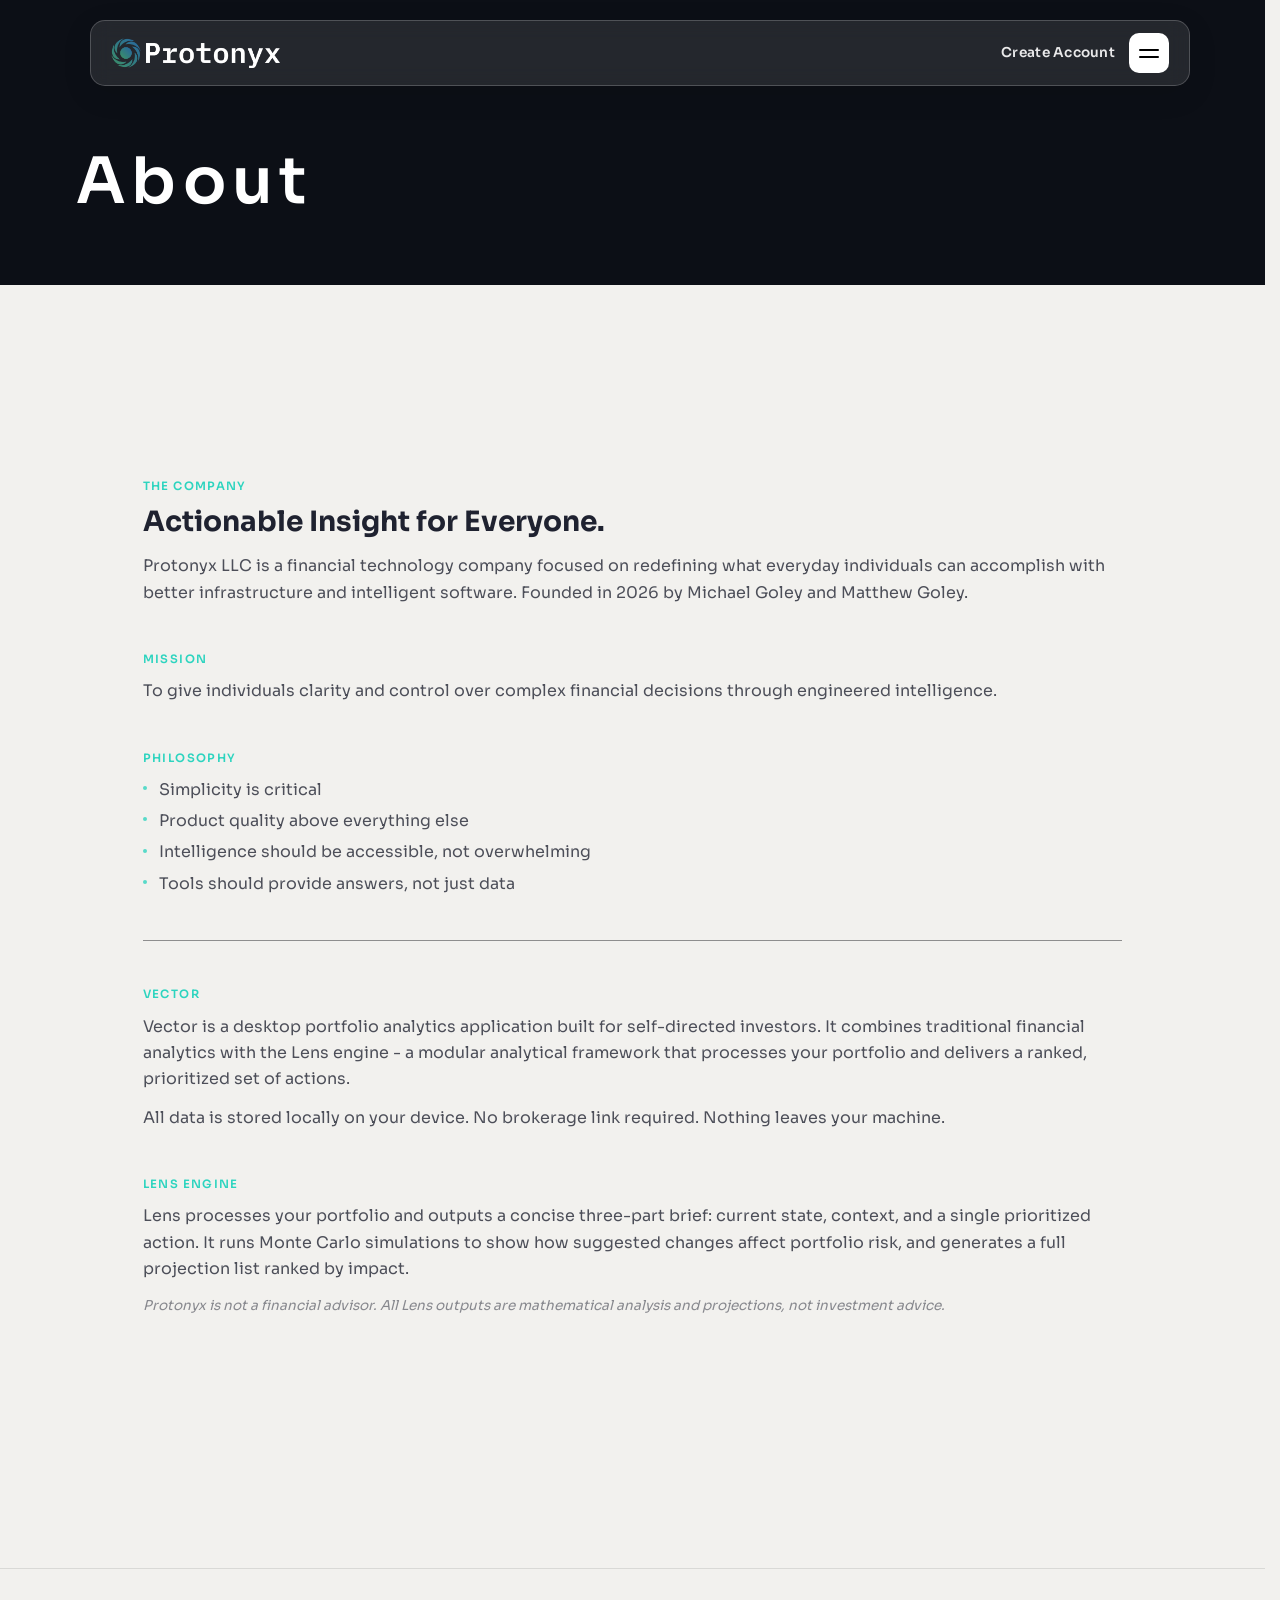
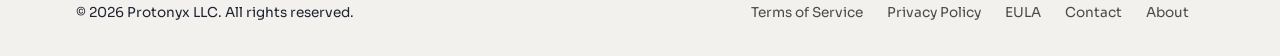
<file: about/index.html>
<!DOCTYPE html>
<html lang="en">
<head>
  <meta charset="UTF-8" />
  <meta name="viewport" content="width=device-width, initial-scale=1.0" />
  <link rel="icon" type="image/png" href="../assets/product/vector/vector_small.png">
  <link rel="stylesheet" href="../style.css" />
  <link href="https://fonts.googleapis.com/css2?family=Sora:wght@600&display=swap" rel="stylesheet">
  <title>About | Protonyx</title>
</head>
<body>

  <nav class="navbar">
    <div class="navbar-logo">
      <a href="/">
        <img
          id="navbarLogo"
          src="../assets/company/protonyx_full_white.png"
          alt="Protonyx logo"
        >
      </a>
    </div>
    <div class="navbar-actions">
      <a href="/auth/index.html?mode=signup" class="navbar-signup-link guest-only">Create Account</a>
      <span class="navbar-plan-badge pro-only">Professional</span>
      <a href="/account/index.html" class="navbar-profile-icon auth-only" aria-label="Account">
        <svg viewBox="0 0 24 24" fill="none" stroke="currentColor" stroke-width="2" stroke-linecap="round" stroke-linejoin="round" aria-hidden="true">
          <circle cx="12" cy="8" r="4"></circle>
          <path d="M4 21c0-4 4-7 8-7s8 3 8 7"></path>
        </svg>
      </a>
      <button class="navbar-menu-button" aria-label="Open menu">
        <span></span>
        <span></span>
      </button>
    </div>
  </nav>

  <section class="products-hero">
    <div class="products-hero-inner">
      <p class="products-label">About</p>
    </div>
  </section>

  <section class="intro-section">
    <div class="about-content">

      <div class="about-block">
        <p class="about-eyebrow">The Company</p>
        <h2 class="about-h2">Actionable Insight for Everyone.</h2>
        <p class="about-body">Protonyx LLC is a financial technology company focused on redefining what everyday individuals can accomplish with better infrastructure and intelligent software. Founded in 2026 by Michael Goley and Matthew Goley.</p>
      </div>

      <div class="about-block">
        <p class="about-eyebrow">Mission</p>
        <p class="about-body">To give individuals clarity and control over complex financial decisions through engineered intelligence.</p>
      </div>

      <div class="about-block">
        <p class="about-eyebrow">Philosophy</p>
        <ul class="about-list">
          <li>Simplicity is critical</li>
          <li>Product quality above everything else</li>
          <li>Intelligence should be accessible, not overwhelming</li>
          <li>Tools should provide answers, not just data</li>
        </ul>
      </div>

      <hr class="about-rule">

      <div class="about-block">
        <p class="about-eyebrow">Vector</p>
        <p class="about-body">Vector is a desktop portfolio analytics application built for self-directed investors. It combines traditional financial analytics with the Lens engine - a modular analytical framework that processes your portfolio and delivers a ranked, prioritized set of actions.</p>
        <p class="about-body" style="margin-top: 0.75rem;">All data is stored locally on your device. No brokerage link required. Nothing leaves your machine.</p>
      </div>

      <div class="about-block">
        <p class="about-eyebrow">Lens Engine</p>
        <p class="about-body">Lens processes your portfolio and outputs a concise three-part brief: current state, context, and a single prioritized action. It runs Monte Carlo simulations to show how suggested changes affect portfolio risk, and generates a full projection list ranked by impact.</p>
        <p class="about-notice">Protonyx is not a financial advisor. All Lens outputs are mathematical analysis and projections, not investment advice.</p>
      </div>

    </div>
  </section>

  <div class="menu-overlay" id="menuOverlay">
    <div class="menu-overlay-inner">
      <div class="menu-overlay-header">
        <div class="menu-overlay-brand">
          <img src="../assets/company/protonyx_full_white.png" alt="Protonyx logo">
        </div>
        <button class="menu-close-button" id="menuCloseButton" aria-label="Close menu">×</button>
      </div>
      <div class="menu-overlay-content">
        <div class="menu-column">
          <p class="menu-label">Navigation</p>
          <a href="/" class="menu-link-reveal">Home</a>
          <a href="/#plans" class="menu-link-reveal">Plans</a>
          <a href="/about" class="menu-link-reveal">About</a>
          <a href="/contact" class="menu-link-reveal">Contact</a>
          <button type="button" class="menu-logout-button auth-only" data-logout>Logout</button>
        </div>

        <div class="menu-column">
          <p class="menu-label">Account</p>
          <a href="/auth/index.html?mode=signup" class="menu-link-reveal guest-only">Create Account</a>
          <a href="/auth/index.html" class="menu-link-reveal guest-only">Login</a>
          <a href="/account/index.html" class="menu-link-reveal auth-only">Profile</a>
          <a href="https://github.com/Matthew-Goley/Protonyx-Vector-Download/releases/latest" data-download class="menu-link-reveal">Download</a>
        </div>
      </div>
    </div>
  </div>

  <footer class="site-footer">
    <div class="footer-top">
      <p>&copy; 2026 Protonyx LLC. All rights reserved.</p>
      <nav class="footer-links">
        <a href="/tos">Terms of Service</a>
        <a href="/privacy">Privacy Policy</a>
        <a href="/eula">EULA</a>
        <a href="/contact">Contact</a>
        <a href="/about">About</a>
      </nav>
    </div>
  </footer>

  <script src="../script.js"></script>
  <script src="../auth/auth.js"></script>
  <script>checkAuth();</script>
</body>
</html>
</file>
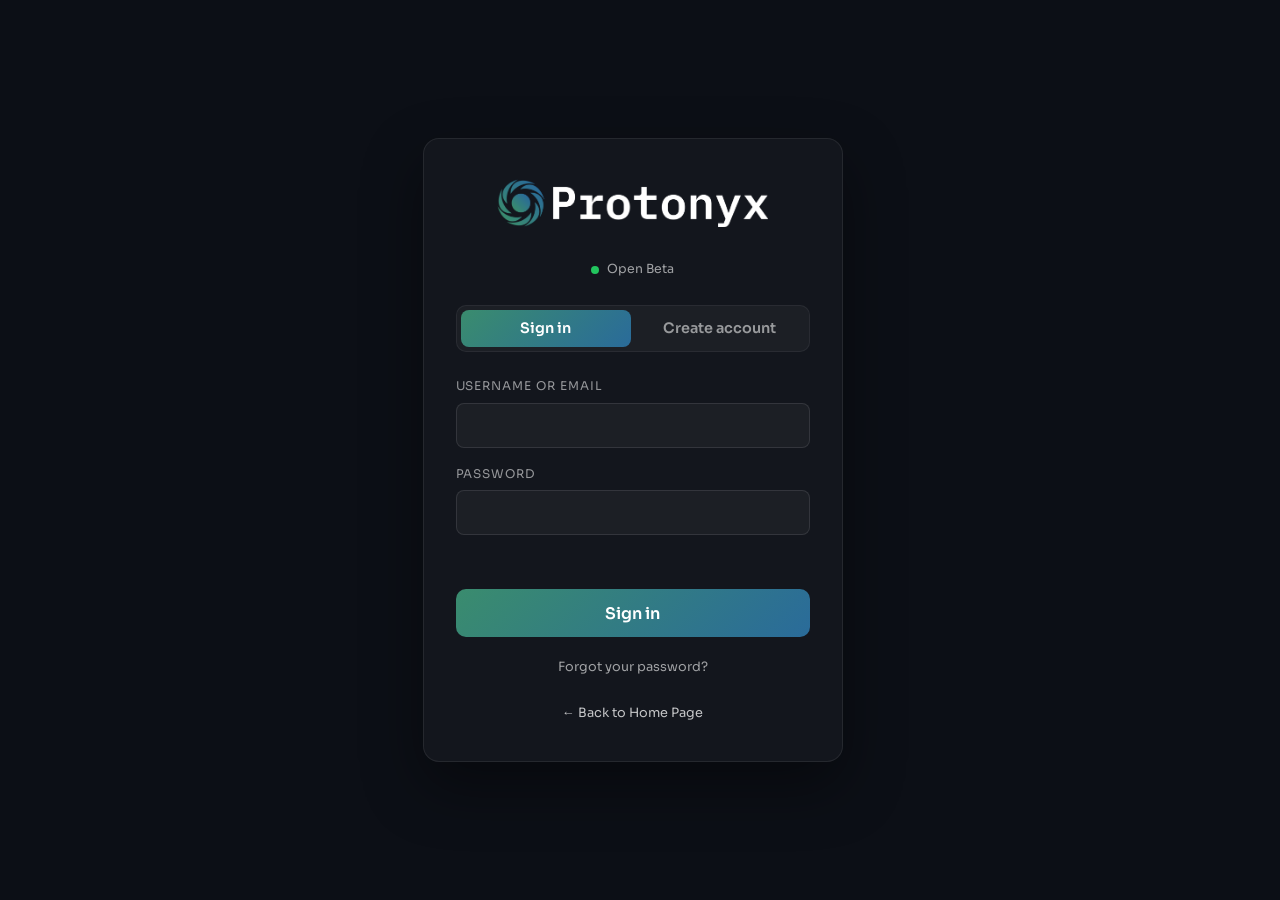
<file: account/index.html>
<!DOCTYPE html>
<html lang="en">
<head>
  <meta charset="UTF-8" />
  <meta name="viewport" content="width=device-width, initial-scale=1.0" />
  <link rel="icon" type="image/png" href="../assets/product/vector/vector_small.png">
  <link rel="stylesheet" href="../style.css" />
  <link href="https://fonts.googleapis.com/css2?family=Sora:wght@600&display=swap" rel="stylesheet">
  <title>Account | Protonyx</title>
  <style>
    /* Gradient treatment for the plan field when the user is on Pro.
       Applied by the script below based on the plan value from GET /me. */
    .plan-pro {
      background: var(--grad);
      -webkit-background-clip: text;
      -webkit-text-fill-color: transparent;
      background-clip: text;
      font-weight: 600;
    }

    /* Email row: badge on the left, verification control on the right. */
    .account-info-list dd.email-cell {
      justify-content: space-between;
      gap: 1rem;
      flex-wrap: wrap;
    }

    /* Verification badge wrapping the email value. Neutral base uses the
       existing tokens; verified/unverified swap in two muted accent colors. */
    .email-badge {
      display: inline-block;
      padding: 0.35rem 0.7rem;
      border-radius: 8px;
      border: 1px solid var(--border);
      background: var(--bg-base);
      color: var(--text-primary);
      font-size: 0.95rem;
      line-height: 1.2;
      word-break: break-all;
    }

    /* Verified: muted green echoing the brand gradient's green stop (#3a8c6e). */
    .email-badge.verified {
      background: rgba(58, 140, 110, 0.10);
      border-color: rgba(58, 140, 110, 0.40);
      color: #2f7d5b;
    }

    /* Unverified: muted red, same low-saturation treatment. */
    .email-badge.unverified {
      background: rgba(179, 70, 63, 0.10);
      border-color: rgba(179, 70, 63, 0.40);
      color: #b3463f;
    }

    .email-verify-actions {
      display: inline-flex;
      align-items: center;
      gap: 0.75rem;
    }

    /* Small, non-dominant variant of the page's outline button. */
    .btn-verify {
      padding: 0.4rem 0.9rem;
      font-size: 0.75rem;
    }

    .verify-message {
      font-size: 0.8rem;
    }
    .verify-message.success { color: #2f7d5b; }
    .verify-message.error { color: #b3463f; }

    /* Password row: masked value + reveal toggle on the left, reset on the right. */
    .account-info-list dd.password-cell {
      justify-content: space-between;
      gap: 1rem;
      flex-wrap: wrap;
    }

    .password-value {
      display: inline-flex;
      align-items: center;
      gap: 0.6rem;
    }

    .password-dots {
      font-size: 1rem;
      letter-spacing: 0.15em;
      color: var(--text-primary);
    }

    /* Delete account: small red-tinted ghost button reusing the exact unverified
       email-badge palette. The .confirm state darkens the tint for the second
       (destructive) click. */
    .btn-delete-account {
      display: inline-flex;
      align-items: center;
      justify-content: center;
      /* Match the Logout button (.btn-outline-gray) height: same vertical
         padding, font-size, and border so the two sit level on the row. */
      padding: 0.65rem 1.4rem;
      font-size: 0.85rem;
      letter-spacing: 0.02em;
      font-family: 'Sora', sans-serif;
      font-weight: 600;
      border-radius: 8px;
      background: rgba(179, 70, 63, 0.10);
      border: 1px solid rgba(179, 70, 63, 0.40);
      color: #b3463f;
      cursor: pointer;
    }

    /* Logout + Delete Account share one row: Delete on the left, Logout right. */
    .account-actions-row {
      display: flex;
      justify-content: space-between;
      align-items: center;
      padding-top: 1.5rem;
    }
    .btn-delete-account:hover {
      background: rgba(179, 70, 63, 0.16);
    }
    .btn-delete-account.confirm {
      background: rgba(179, 70, 63, 0.22);
      border-color: rgba(179, 70, 63, 0.55);
    }
  </style>
</head>
<body>

  <nav class="navbar">
    <div class="navbar-logo">
      <a href="/">
        <img
          id="navbarLogo"
          src="../assets/company/protonyx_full_white.png"
          alt="Protonyx logo"
        >
      </a>
    </div>

    <div class="navbar-actions">
      <a href="/auth/index.html?mode=signup" class="navbar-signup-link guest-only">Create Account</a>
      <span class="navbar-plan-badge pro-only">Professional</span>
      <a href="/account/index.html" class="navbar-profile-icon auth-only" aria-label="Account">
        <svg viewBox="0 0 24 24" fill="none" stroke="currentColor" stroke-width="2" stroke-linecap="round" stroke-linejoin="round" aria-hidden="true">
          <circle cx="12" cy="8" r="4"></circle>
          <path d="M4 21c0-4 4-7 8-7s8 3 8 7"></path>
        </svg>
      </a>
      <button class="navbar-menu-button" aria-label="Open menu">
        <span></span>
        <span></span>
      </button>
    </div>
  </nav>

  <section class="products-hero">
    <div class="products-hero-inner">
      <p class="products-label" id="accountHeroTitle">Account</p>
      <p id="accountHeroSubtitle" style="font-size: 13px; color: #fff; margin: 0;">Account</p>
    </div>
  </section>

  <section class="account-section">
    <div class="account-section-inner">
      <p class="section-label">Profile</p>

      <dl class="account-info-list">
        <!-- Source: GET /me -> user.username -->
        <dt>Username</dt>
        <dd id="infoUsername">-</dd>

        <!-- Source: GET /me -> user.email + user.email_verified -->
        <dt>Email</dt>
        <dd class="email-cell">
          <span id="infoEmail" class="email-badge">-</span>
          <span class="email-verify-actions">
            <span id="verifyMessage" class="verify-message" role="status" aria-live="polite"></span>
            <button type="button" id="resendVerifyBtn" class="btn-outline-gray btn-verify" hidden>Send Verification Email</button>
          </span>
        </dd>

        <!-- Password is never returned by /me. Static masked placeholder + a
             reset entry point that reuses the public /forgot-password flow. -->
        <dt>Password</dt>
        <dd class="password-cell">
          <span class="password-value">
            <span class="password-dots">••••••••••</span>
          </span>
          <span class="email-verify-actions">
            <span id="changePwMessage" class="verify-message" role="status" aria-live="polite"></span>
            <button type="button" id="changePwBtn" class="btn-outline-gray btn-verify">Change Password</button>
          </span>
        </dd>

        <!-- Source: GET /me -> user.plan (styled with --grad when 'pro') -->
        <dt>Plan</dt>
        <dd id="infoPlan">-</dd>

        <!-- Source: GET /me -> user.member_since (formatted) -->
        <dt>Member since</dt>
        <dd id="infoMemberSince">-</dd>

        <!-- Source: GET /me -> user.beta_access -->
        <dt>Beta access</dt>
        <dd id="infoBetaAccess">-</dd>

        <!-- Source: GET /me -> user.download_count -->
        <dt>Downloads</dt>
        <dd id="infoDownloadCount">-</dd>
      </dl>

      <div class="account-actions-row">
        <button type="button" id="deleteAccountBtn" class="btn-delete-account">Delete Account</button>
        <button type="button" class="btn-outline-gray" data-logout>Logout</button>
      </div>
    </div>
  </section>

  <div class="menu-overlay" id="menuOverlay">
    <div class="menu-overlay-inner">
      <div class="menu-overlay-header">
        <div class="menu-overlay-brand">
          <img src="../assets/company/protonyx_full_white.png" alt="Protonyx logo">
        </div>
        <button class="menu-close-button" id="menuCloseButton" aria-label="Close menu">×</button>
      </div>
      <div class="menu-overlay-content">
        <div class="menu-column">
          <p class="menu-label">Navigation</p>
          <a href="/" class="menu-link-reveal">Home</a>
          <a href="/#plans" class="menu-link-reveal">Plans</a>
          <a href="/about" class="menu-link-reveal">About</a>
          <a href="/contact" class="menu-link-reveal">Contact</a>
          <button type="button" class="menu-logout-button auth-only" data-logout>Logout</button>
        </div>

        <div class="menu-column">
          <p class="menu-label">Account</p>
          <a href="/auth/index.html?mode=signup" class="menu-link-reveal guest-only">Create Account</a>
          <a href="/auth/index.html" class="menu-link-reveal guest-only">Login</a>
          <a href="/account/index.html" class="menu-link-reveal auth-only">Profile</a>
          <a href="https://github.com/Matthew-Goley/Protonyx-Vector-Download/releases/latest" data-download class="menu-link-reveal">Download</a>
        </div>
      </div>
    </div>
  </div>

  <footer class="site-footer">
    <div class="footer-top">
      <p>&copy; 2026 Protonyx LLC. All rights reserved.</p>
      <nav class="footer-links">
        <a href="/tos">Terms of Service</a>
        <a href="/privacy">Privacy Policy</a>
        <a href="/eula">EULA</a>
        <a href="/contact">Contact</a>
        <a href="/about">About</a>
      </nav>
    </div>
  </footer>

  <script src="../script.js"></script>
  <script src="../auth/auth.js"></script>
  <script src="../legal-modal.js"></script>
  <script>
    (function () {
      if (!localStorage.getItem("token")) {
        window.location.href = "/auth/index.html";
        return;
      }

      const heroTitleEl = document.getElementById("accountHeroTitle");
      if (heroTitleEl) {
        heroTitleEl.textContent = localStorage.getItem("username") || "Account";
      }

      function formatMemberSince(value) {
        if (!value) return "-";
        const d = new Date(value);
        if (isNaN(d.getTime())) return "-";
        return d.toLocaleDateString(undefined, {
          year: "numeric",
          month: "long",
          day: "numeric",
        });
      }

      function render(profile) {
        // Source: GET /me (with localStorage as fallback for initial paint)
        const username = (profile && profile.username) || localStorage.getItem("username") || "User";
        const email = (profile && profile.email) || localStorage.getItem("email") || "-";
        const plan = (profile && profile.plan) || localStorage.getItem("plan") || "free";
        const memberSince = (profile && profile.member_since) || localStorage.getItem("member_since") || "";
        const betaAccess = profile
          ? Boolean(profile.beta_access)
          : localStorage.getItem("beta_access") === "true";
        const downloadCount = profile
          ? Number(profile.download_count ?? 0)
          : Number(localStorage.getItem("download_count") || 0);
        const emailVerified = profile
          ? Boolean(profile.email_verified)
          : localStorage.getItem("email_verified") === "true";

        // Cache email_verified so the next localStorage-first paint is accurate
        // (loadProfile() in auth.js does not mirror this field).
        if (profile) {
          localStorage.setItem("email_verified", emailVerified ? "true" : "false");
        }

        document.getElementById("infoUsername").textContent = username;

        const emailEl = document.getElementById("infoEmail");
        emailEl.textContent = email;
        emailEl.classList.toggle("verified", emailVerified);
        emailEl.classList.toggle("unverified", !emailVerified);

        // The resend button shows only while unverified. A successful send
        // leaves it disabled, so don't re-enable it here on re-render.
        const resendBtn = document.getElementById("resendVerifyBtn");
        if (resendBtn) resendBtn.hidden = emailVerified;
        if (emailVerified) {
          const verifyMessageEl = document.getElementById("verifyMessage");
          if (verifyMessageEl) {
            verifyMessageEl.textContent = "";
            verifyMessageEl.classList.remove("success", "error");
          }
        }

        const planEl = document.getElementById("infoPlan");
        planEl.textContent = plan.charAt(0).toUpperCase() + plan.slice(1);
        planEl.classList.toggle("plan-pro", plan.toLowerCase() === "pro");

        document.getElementById("infoMemberSince").textContent = formatMemberSince(memberSince);
        document.getElementById("infoBetaAccess").textContent = betaAccess ? "Enabled" : "Not enabled";
        document.getElementById("infoDownloadCount").textContent = String(downloadCount);
      }

      // Initial paint from cached localStorage values…
      render(null);

      // Resend verification email. Disables itself in flight to block
      // double-sends; POSTs to /resend-verification (added server-side later).
      const resendBtn = document.getElementById("resendVerifyBtn");
      const verifyMessageEl = document.getElementById("verifyMessage");
      if (resendBtn) {
        resendBtn.addEventListener("click", async () => {
          resendBtn.disabled = true;
          if (verifyMessageEl) {
            verifyMessageEl.textContent = "Sending…";
            verifyMessageEl.classList.remove("success", "error");
          }

          try {
            const response = await fetch(`${API_URL}/resend-verification`, {
              method: "POST",
              headers: { ...authHeaders() },
            });
            const data = await response.json().catch(() => ({}));

            if (!response.ok) {
              const msg = (data && (data.message || data.error)) || "Could not send verification email.";
              if (verifyMessageEl) {
                verifyMessageEl.textContent = msg;
                verifyMessageEl.classList.add("error");
              }
              resendBtn.disabled = false;
              return;
            }

            if (verifyMessageEl) {
              verifyMessageEl.textContent = "Verification email sent";
              verifyMessageEl.classList.add("success");
            }
            // Stay disabled after success to discourage repeat sends.
          } catch (err) {
            if (verifyMessageEl) {
              verifyMessageEl.textContent = "Unable to reach server. Please try again.";
              verifyMessageEl.classList.add("error");
            }
            resendBtn.disabled = false;
          }
        });
      }

      // Change Password: triggers the public /forgot-password reset flow for the
      // stored email. Disables itself in flight; stays disabled after success.
      const changePwBtn = document.getElementById("changePwBtn");
      const changePwMessage = document.getElementById("changePwMessage");
      if (changePwBtn) {
        changePwBtn.addEventListener("click", async () => {
          changePwBtn.disabled = true;
          if (changePwMessage) {
            changePwMessage.textContent = "Sending…";
            changePwMessage.classList.remove("success", "error");
          }

          try {
            const response = await fetch(`${API_URL}/forgot-password`, {
              method: "POST",
              headers: { "Content-Type": "application/json" },
              body: JSON.stringify({ email: localStorage.getItem("email") }),
            });

            if (!response.ok) {
              if (changePwMessage) {
                changePwMessage.textContent = "Could not send reset link. Please try again.";
                changePwMessage.classList.add("error");
              }
              changePwBtn.disabled = false;
              return;
            }

            if (changePwMessage) {
              changePwMessage.textContent = "Reset link sent to your email";
              changePwMessage.classList.add("success");
            }
            // Stay disabled after success to discourage repeat sends.
          } catch (err) {
            if (changePwMessage) {
              changePwMessage.textContent = "Unable to reach server. Please try again.";
              changePwMessage.classList.add("error");
            }
            changePwBtn.disabled = false;
          }
        });
      }

      // Delete account: two-click confirm. First click arms the button; a click
      // anywhere else cancels it; the second click fires DELETE /account (route
      // added server-side later) and logs out on success.
      const deleteBtn = document.getElementById("deleteAccountBtn");
      if (deleteBtn) {
        let confirming = false;

        function resetDelete() {
          confirming = false;
          deleteBtn.textContent = "Delete Account";
          deleteBtn.classList.remove("confirm");
        }

        deleteBtn.addEventListener("click", async () => {
          if (!confirming) {
            confirming = true;
            deleteBtn.textContent = "Are you sure?";
            deleteBtn.classList.add("confirm");
            return;
          }

          // Second click: perform the deletion.
          deleteBtn.disabled = true;
          try {
            const response = await fetch(`${API_URL}/account`, {
              method: "DELETE",
              headers: { ...authHeaders() },
            });

            if (!response.ok) {
              deleteBtn.disabled = false;
              resetDelete();
              return;
            }

            // Clears localStorage and redirects to /auth/index.html.
            logout();
          } catch (err) {
            deleteBtn.disabled = false;
            resetDelete();
          }
        });

        // Any click outside the armed button cancels the confirmation state.
        document.addEventListener("click", (e) => {
          if (!confirming) return;
          if (deleteBtn.contains(e.target)) return;
          resetDelete();
        });
      }

      // …then refresh from GET /me and re-render with the authoritative profile.
      if (typeof loadProfile === "function") {
        loadProfile().then((profile) => {
          if (profile) render(profile);
        });
      }

      checkAuth();

      // User is confirmed logged in (token check above). Prompt for TOS
      // acceptance if their stored version is stale; fails open on error.
      if (typeof checkLegalAcceptance === "function") {
        checkLegalAcceptance();
      }
    })();
  </script>
</body>
</html>
</file>
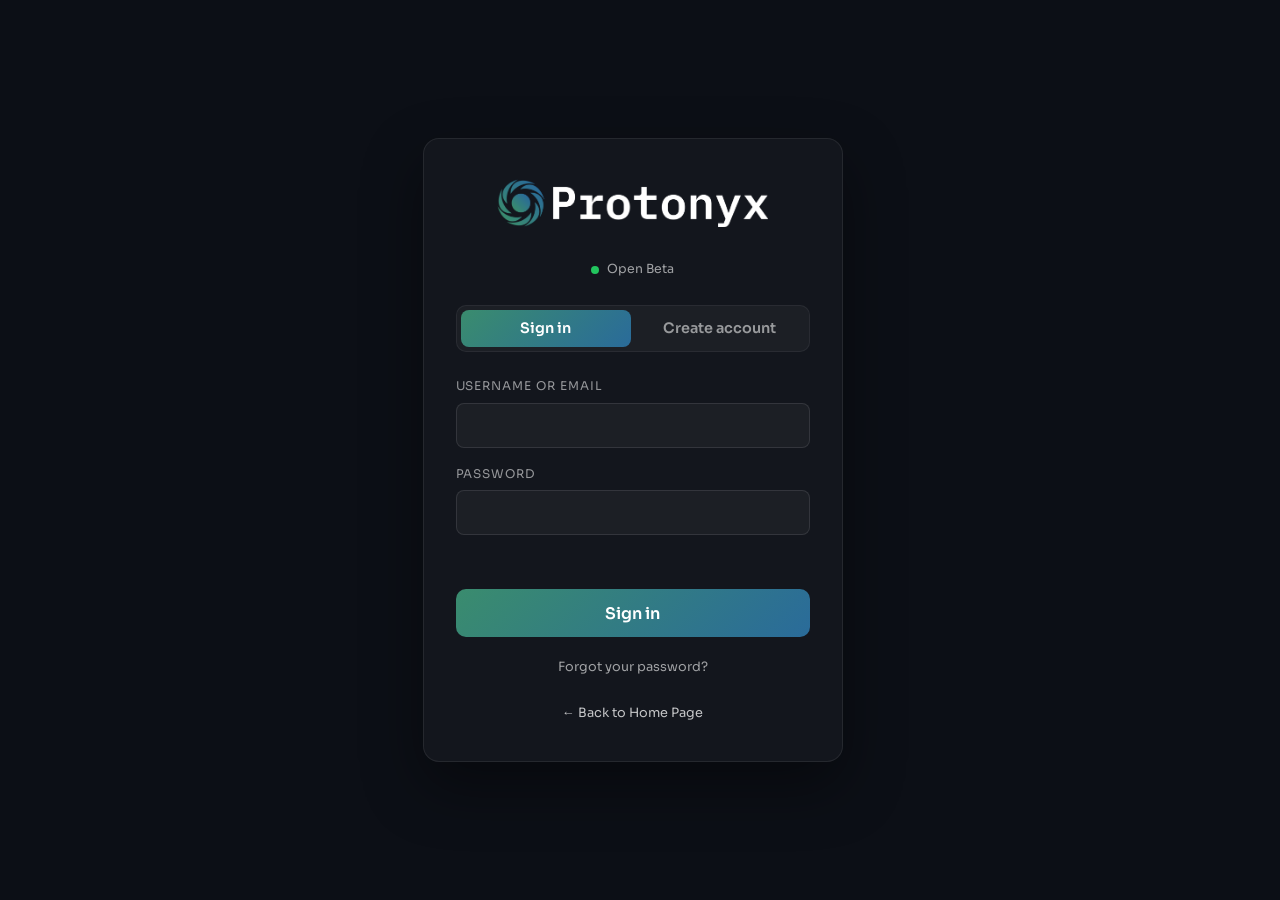
<file: auth/index.html>
<!DOCTYPE html>
<html lang="en">
<head>
  <meta charset="UTF-8" />
  <meta name="viewport" content="width=device-width, initial-scale=1.0" />
  <link rel="icon" type="image/png" href="../assets/product/vector/vector_small.png">
  <link rel="stylesheet" href="../style.css" />
  <link href="https://fonts.googleapis.com/css2?family=Sora:wght@600&display=swap" rel="stylesheet">
  <title>Sign in | Protonyx</title>
</head>
<body class="auth-body">

  <main class="auth-card" role="main">
    <div class="auth-logo-wrap">
      <a href="../index.html" aria-label="Protonyx home">
        <img src="../assets/company/protonyx_full_white.png" alt="Protonyx logo">
      </a>
    </div>

    <div class="auth-beta-status" id="authBetaStatus" aria-live="polite">
      <span class="auth-beta-dot" id="authBetaDot" aria-hidden="true"></span>
      <span id="authBetaText">Checking beta status...</span>
    </div>

    <div class="auth-tabs" role="tablist">
      <button type="button" class="auth-tab active" id="tabLogin" role="tab" aria-selected="true">Sign in</button>
      <button type="button" class="auth-tab" id="tabSignup" role="tab" aria-selected="false">Create account</button>
    </div>

    <form class="auth-form active" id="loginForm" autocomplete="on" novalidate>
      <div class="auth-field">
        <label for="loginUsername">Username or Email</label>
        <input type="text" id="loginUsername" name="username" autocomplete="username" required>
      </div>
      <div class="auth-field">
        <label for="loginPassword">Password</label>
        <input type="password" id="loginPassword" name="password" autocomplete="current-password" required>
      </div>
      <p class="auth-message" id="loginMessage" aria-live="polite"></p>
      <button type="submit" class="auth-submit">Sign in</button>
      <p class="auth-forgot-link">
        <a href="../forgot-password/index.html">Forgot your password?</a>
      </p>
    </form>

    <form class="auth-form" id="signupForm" autocomplete="on" novalidate>
      <div class="auth-field">
        <label for="signupUsername">Username</label>
        <input type="text" id="signupUsername" name="username" autocomplete="username" required>
      </div>
      <div class="auth-field">
        <label for="signupEmail">Email</label>
        <input type="email" id="signupEmail" name="email" autocomplete="email" required>
      </div>
      <div class="auth-field">
        <label for="signupPassword">Password</label>
        <input type="password" id="signupPassword" name="password" autocomplete="new-password" required>
      </div>
      <p class="auth-message" id="signupMessage" aria-live="polite"></p>
      <button type="submit" class="auth-submit">Create account</button>
      <p class="auth-spots-note" id="signupSpots" hidden></p>
      <p class="auth-terms-note">By creating an account, you agree to our <a href="/tos" target="_blank" rel="noopener noreferrer">Terms of Service</a>.</p>
    </form>

    <div class="auth-form auth-beta-full" id="betaFull" role="tabpanel">
      <p>The open beta is currently full. Check back soon.</p>
    </div>

    <p class="auth-footer-link">
      <a href="../index.html">← Back to Home Page</a>
    </p>
  </main>

  <script src="auth.js"></script>
  <script>
    const tabLogin = document.getElementById("tabLogin");
    const tabSignup = document.getElementById("tabSignup");
    const loginForm = document.getElementById("loginForm");
    const signupForm = document.getElementById("signupForm");
    const betaFull = document.getElementById("betaFull");

    // Flipped to true once GET /beta/status confirms the beta is full. While
    // closed, the Create-account tab shows the "beta full" message instead of
    // the signup form. Login is never gated.
    let betaClosed = false;

    function switchToLoginTab() {
      tabLogin.classList.add("active");
      tabLogin.setAttribute("aria-selected", "true");
      tabSignup.classList.remove("active");
      tabSignup.setAttribute("aria-selected", "false");
      loginForm.classList.add("active");
      signupForm.classList.remove("active");
      betaFull.classList.remove("active");
    }

    function switchToSignupTab() {
      tabSignup.classList.add("active");
      tabSignup.setAttribute("aria-selected", "true");
      tabLogin.classList.remove("active");
      tabLogin.setAttribute("aria-selected", "false");
      loginForm.classList.remove("active");
      // When the beta is full, show the message where the signup form would be.
      if (betaClosed) {
        signupForm.classList.remove("active");
        betaFull.classList.add("active");
      } else {
        signupForm.classList.add("active");
        betaFull.classList.remove("active");
      }
    }

    tabLogin.addEventListener("click", switchToLoginTab);
    tabSignup.addEventListener("click", switchToSignupTab);

    loginForm.addEventListener("submit", (e) => {
      e.preventDefault();
      login();
    });

    signupForm.addEventListener("submit", async (e) => {
      e.preventDefault();
      // Capture before signup() runs — it clears the signup username field on success.
      const enteredUsername = document.getElementById("signupUsername").value.trim();
      await signup();
      // On success signup() switches to the login tab; carry the username over.
      if (enteredUsername && loginForm.classList.contains("active")) {
        document.getElementById("loginUsername").value = enteredUsername;
      }
    });

    // Open the Create account tab when linked with ?mode=signup (Create Account links in the navbar + menu).
    if (new URLSearchParams(window.location.search).get("mode") === "signup") {
      switchToSignupTab();
    }

    // Beta status: reflect GET /beta/status in the indicator and gate the signup
    // tab. Fails open (null status leaves the signup form usable and the
    // indicator green) so a backend outage never blocks account creation.
    (async () => {
      const dot = document.getElementById("authBetaDot");
      const text = document.getElementById("authBetaText");
      const spotsNote = document.getElementById("signupSpots");
      const status = await fetchBetaStatus();

      if (status && status.open === false) {
        betaClosed = true;
        if (dot) dot.className = "auth-beta-dot closed";
        if (text) text.textContent = "Beta Full";
        // If the page opened straight to the signup tab, re-render it as the
        // "beta full" message; otherwise stay on login.
        if (tabSignup.classList.contains("active")) {
          switchToSignupTab();
        }
        return;
      }

      // Open, or fail-open on a null status.
      if (dot) dot.className = "auth-beta-dot open";
      if (text) text.textContent = "Open Beta";

      // Subtle urgency only when the count is low enough to matter.
      if (status && typeof status.spots_remaining === "number" &&
          status.spots_remaining <= 20 && spotsNote) {
        const n = status.spots_remaining;
        spotsNote.textContent = n + (n === 1 ? " spot remaining" : " spots remaining");
        spotsNote.hidden = false;
      }
    })();

    checkAuth();
  </script>
</body>
</html>
</file>
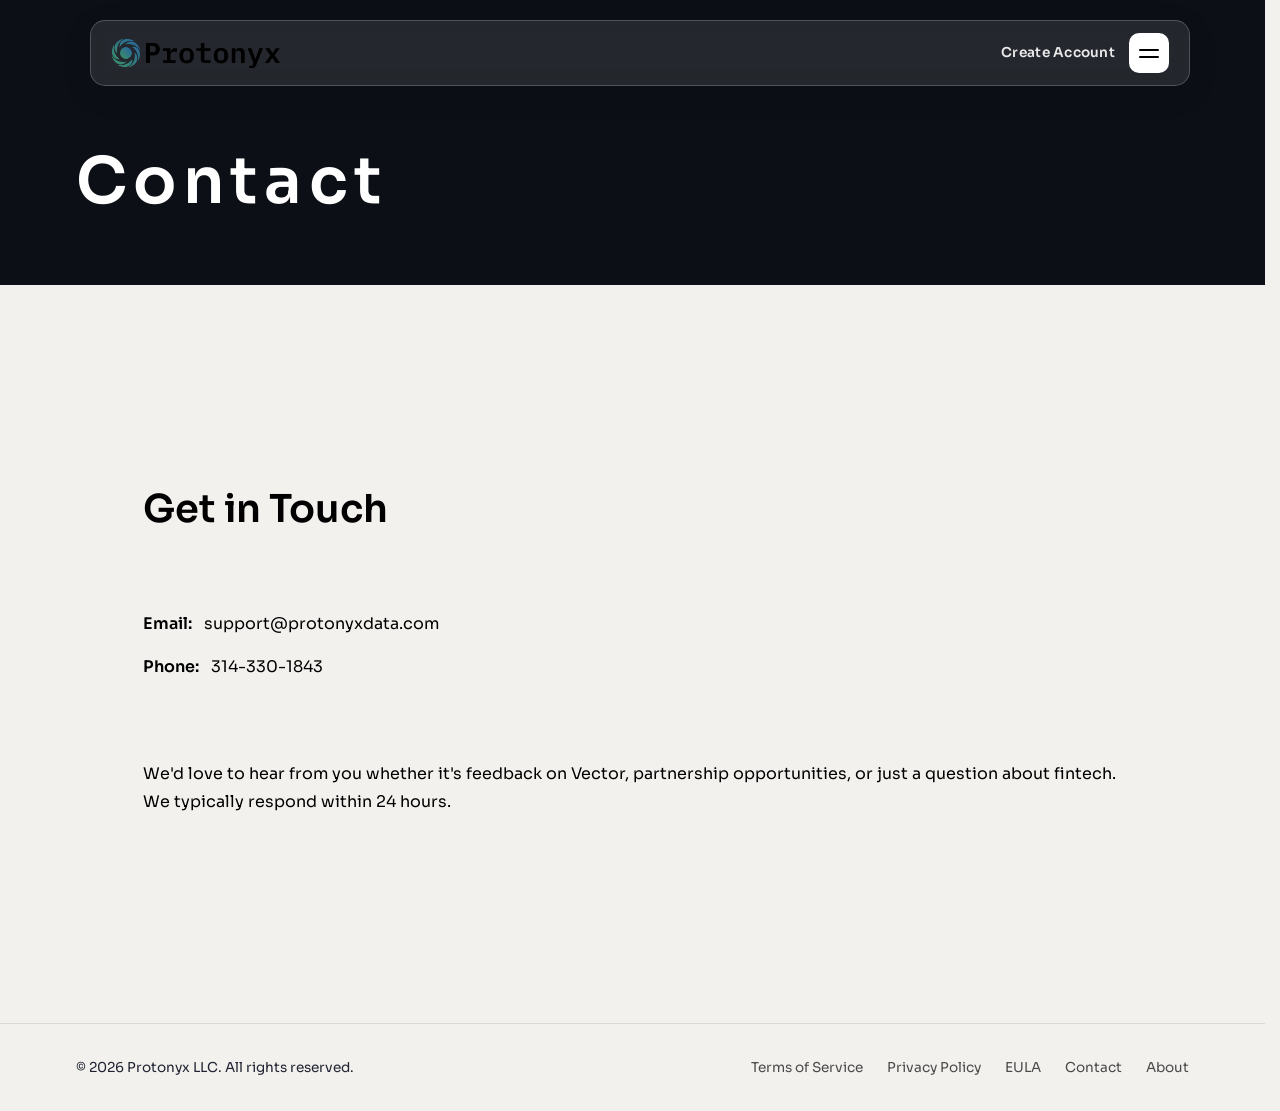
<file: contact/index.html>
<!DOCTYPE html>
<html lang="en">
<head>
  <meta charset="UTF-8" />
  <meta name="viewport" content="width=device-width, initial-scale=1.0" />
  <link rel="icon" type="image/png" href="../assets/product/vector/vector_small.png">
  <link rel="stylesheet" href="../style.css" />
  <link href="https://fonts.googleapis.com/css2?family=Sora:wght@600&display=swap" rel="stylesheet">
  <title>Contact | Protonyx</title>
</head>
<body>

  <nav class="navbar">
    <div class="navbar-logo">
      <a href="/">
        <img
          id="navbarLogo"
          src="../assets/company/protonyx_full_white.png"
          alt="Protonyx logo"
        >
      </a>
    </div>
    <div class="navbar-actions">
      <a href="/auth/index.html?mode=signup" class="navbar-signup-link guest-only">Create Account</a>
      <span class="navbar-plan-badge pro-only">Professional</span>
      <a href="/account/index.html" class="navbar-profile-icon auth-only" aria-label="Account">
        <svg viewBox="0 0 24 24" fill="none" stroke="currentColor" stroke-width="2" stroke-linecap="round" stroke-linejoin="round" aria-hidden="true">
          <circle cx="12" cy="8" r="4"></circle>
          <path d="M4 21c0-4 4-7 8-7s8 3 8 7"></path>
        </svg>
      </a>
      <button class="navbar-menu-button" aria-label="Open menu">
        <span></span>
        <span></span>
      </button>
    </div>
  </nav>

  <section class="products-hero">
    <div class="products-hero-inner">
      <p class="products-label">Contact</p>
    </div>
  </section>

  <section class="intro-section">
    <div class="section-shell" style="max-width: 1400px; margin: 0 auto; padding: 5rem 6% 6rem; color: #000;">
      <h2 style="font-size: clamp(1.8rem, 3vw, 2.6rem); color: #000; margin-bottom: 1.25rem;">Get in Touch</h2>
      <div style="display: flex; flex-direction: column; gap: 1rem; margin-bottom: 2rem;">
        <div style="display: flex; align-items: center; gap: 0.75rem;">
          <span style="color: #000; font-weight: 600;">Email:</span>
          <span style="color: #000;">support@protonyxdata.com</span>
        </div>
        <div style="display: flex; align-items: center; gap: 0.75rem;">
          <span style="color: #000; font-weight: 600;">Phone:</span>
          <span style="color: #000;">314-330-1843</span>
        </div>
      </div>
      <p style="color: #000; line-height: 1.7;">We'd love to hear from you whether it's feedback on Vector, partnership opportunities, or just a question about fintech. We typically respond within 24 hours.</p>
    </div>
  </section>

  <div class="menu-overlay" id="menuOverlay">
    <div class="menu-overlay-inner">
      <div class="menu-overlay-header">
        <div class="menu-overlay-brand">
          <img src="../assets/company/protonyx_full_white.png" alt="Protonyx logo">
        </div>
        <button class="menu-close-button" id="menuCloseButton" aria-label="Close menu">×</button>
      </div>
      <div class="menu-overlay-content">
        <div class="menu-column">
          <p class="menu-label">Navigation</p>
          <a href="/" class="menu-link-reveal">Home</a>
          <a href="/#plans" class="menu-link-reveal">Plans</a>
          <a href="/about" class="menu-link-reveal">About</a>
          <a href="/contact" class="menu-link-reveal">Contact</a>
          <button type="button" class="menu-logout-button auth-only" data-logout>Logout</button>
        </div>

        <div class="menu-column">
          <p class="menu-label">Account</p>
          <a href="/auth/index.html?mode=signup" class="menu-link-reveal guest-only">Create Account</a>
          <a href="/auth/index.html" class="menu-link-reveal guest-only">Login</a>
          <a href="/account/index.html" class="menu-link-reveal auth-only">Profile</a>
          <a href="https://github.com/Matthew-Goley/Protonyx-Vector-Download/releases/latest" data-download class="menu-link-reveal">Download</a>
        </div>
      </div>
    </div>
  </div>

  <footer class="site-footer">
    <div class="footer-top">
      <p>&copy; 2026 Protonyx LLC. All rights reserved.</p>
      <nav class="footer-links">
        <a href="/tos">Terms of Service</a>
        <a href="/privacy">Privacy Policy</a>
        <a href="/eula">EULA</a>
        <a href="/contact">Contact</a>
        <a href="/about">About</a>
      </nav>
    </div>
  </footer>

  <script src="../script.js"></script>
  <script src="../auth/auth.js"></script>
  <script>checkAuth();</script>
</body>
</html>
</file>
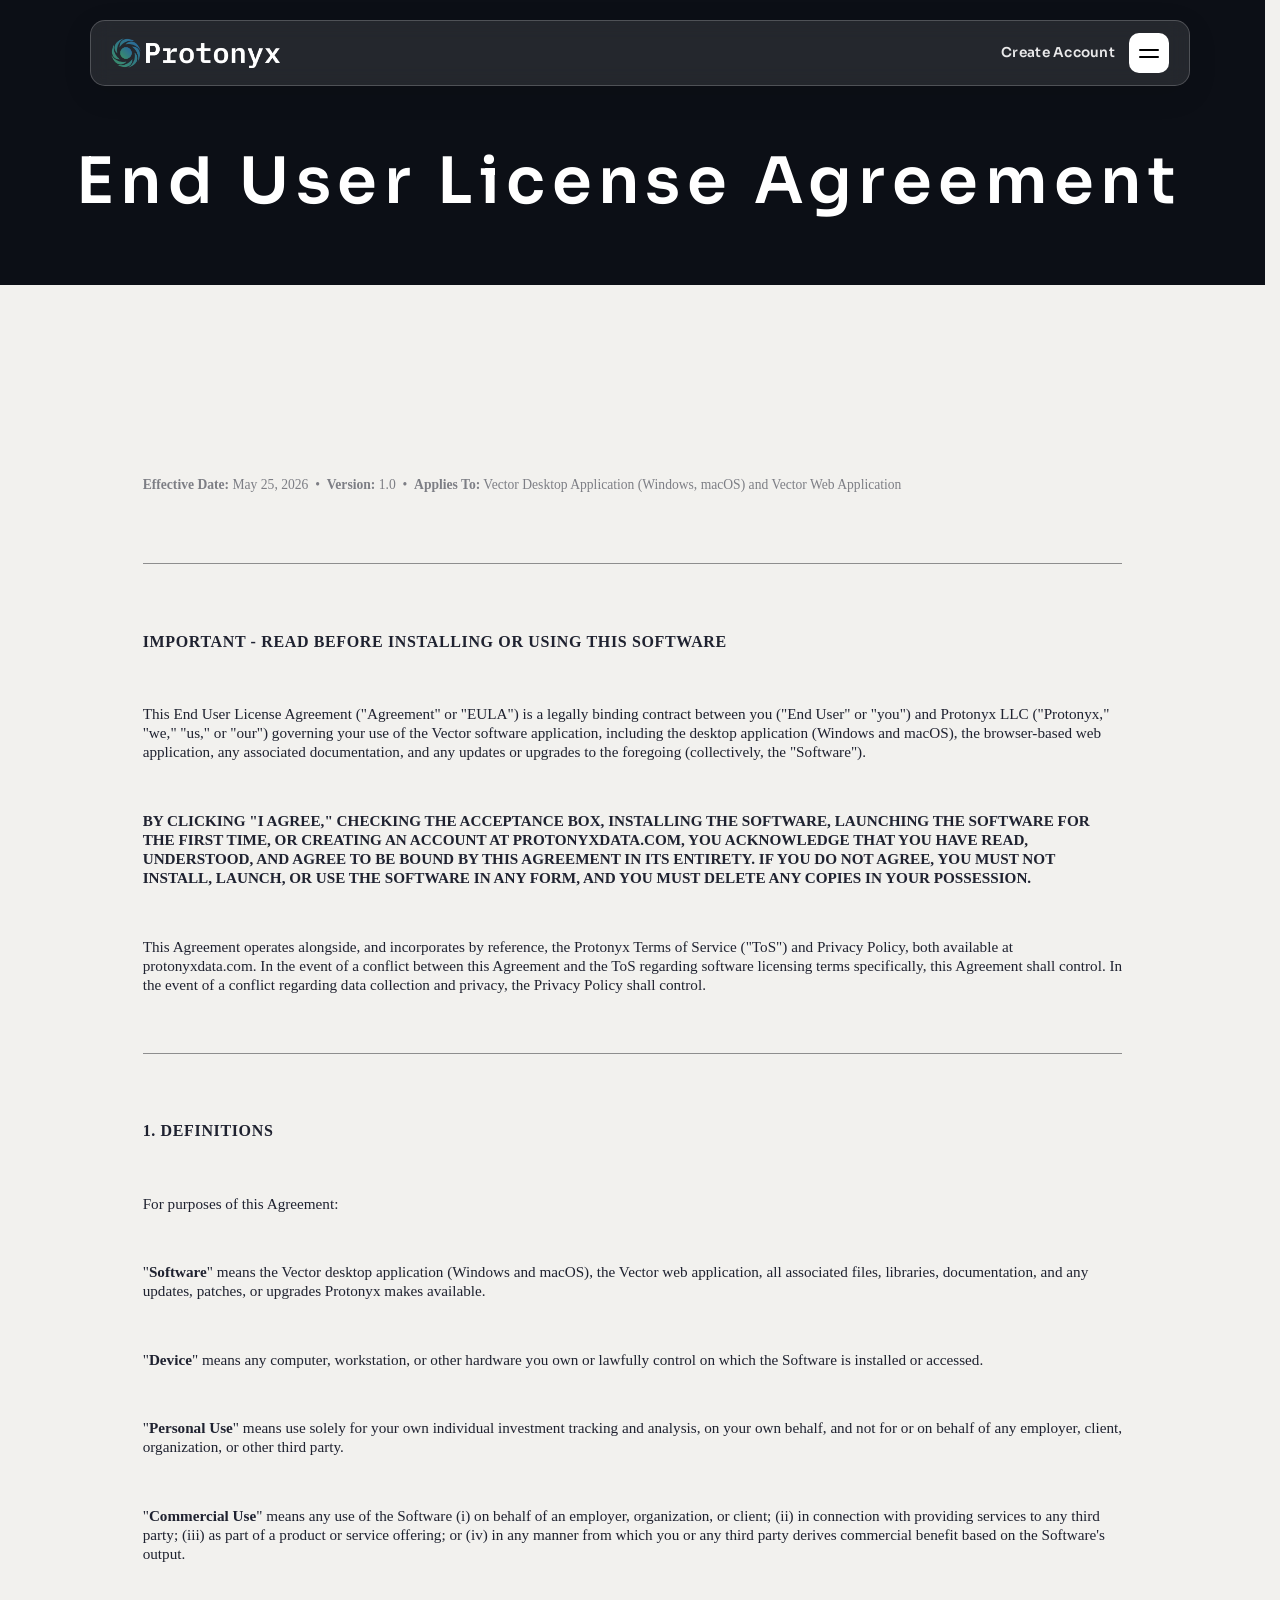
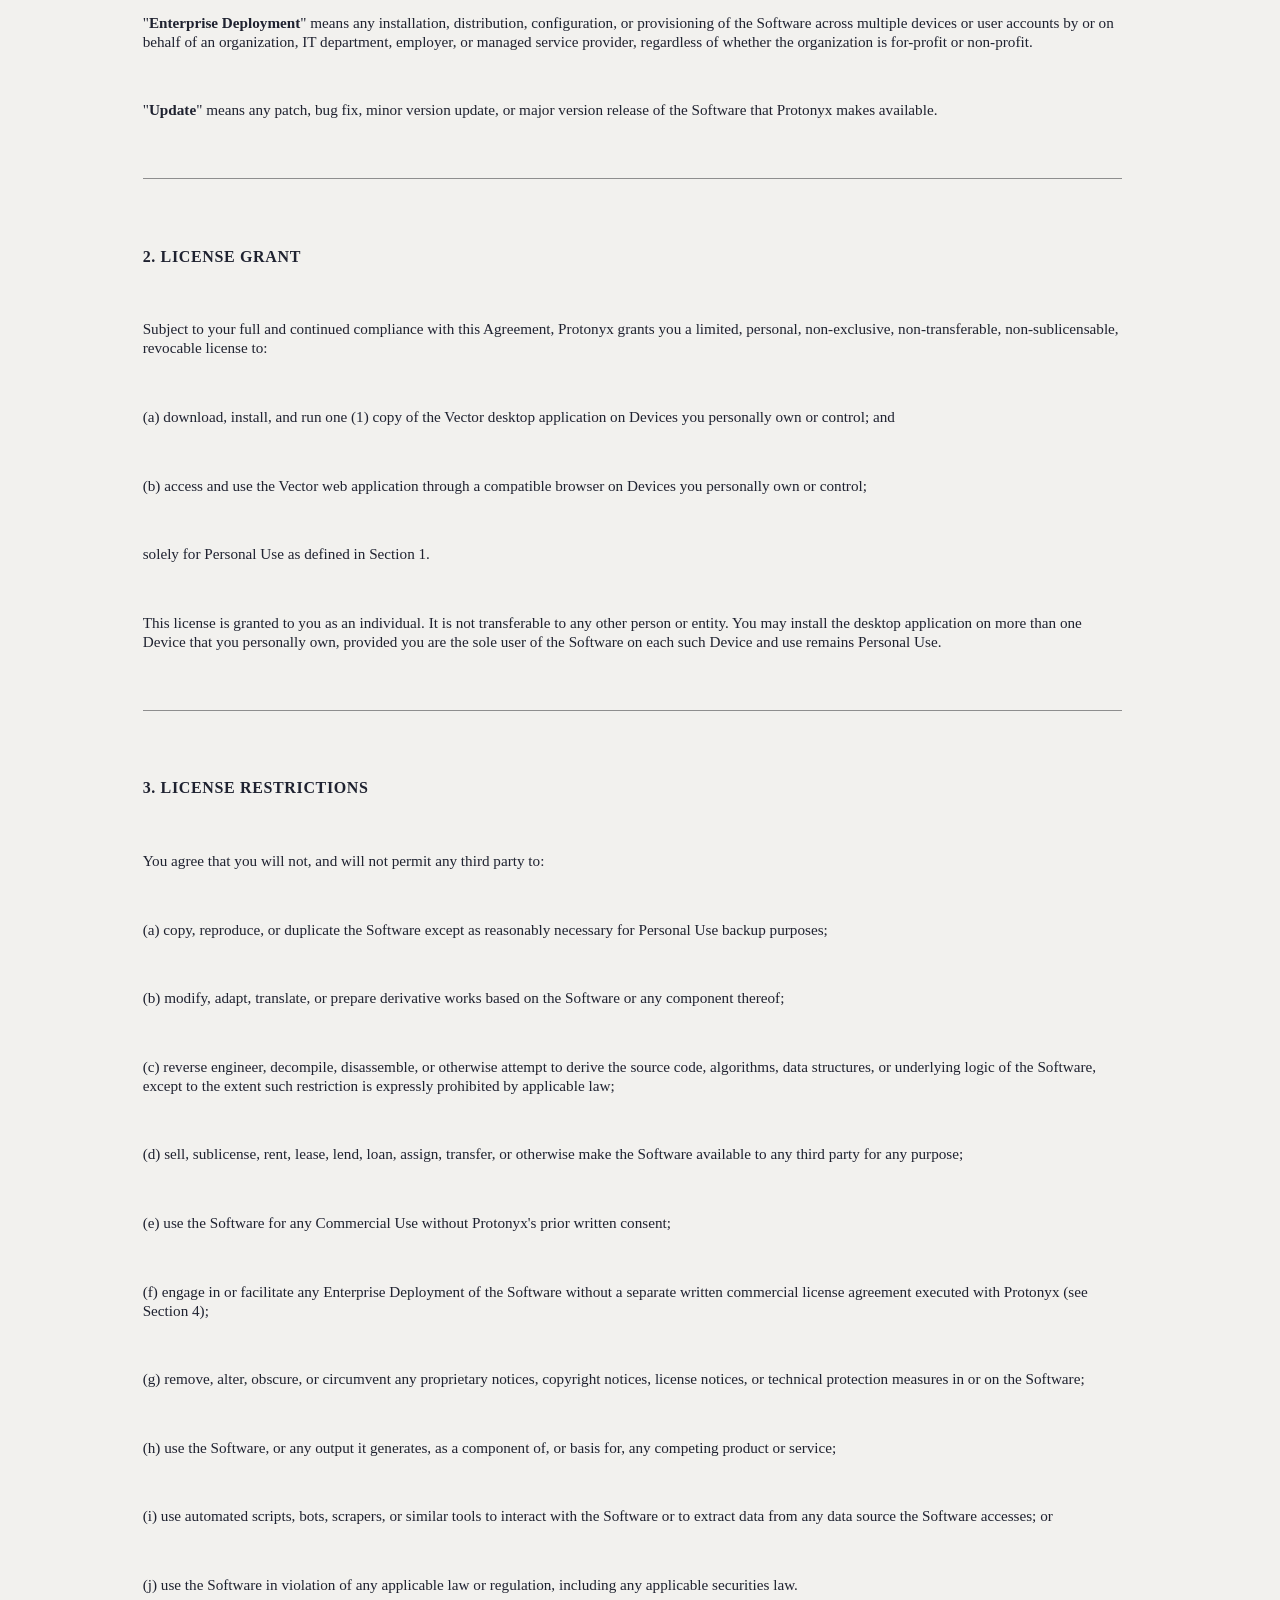
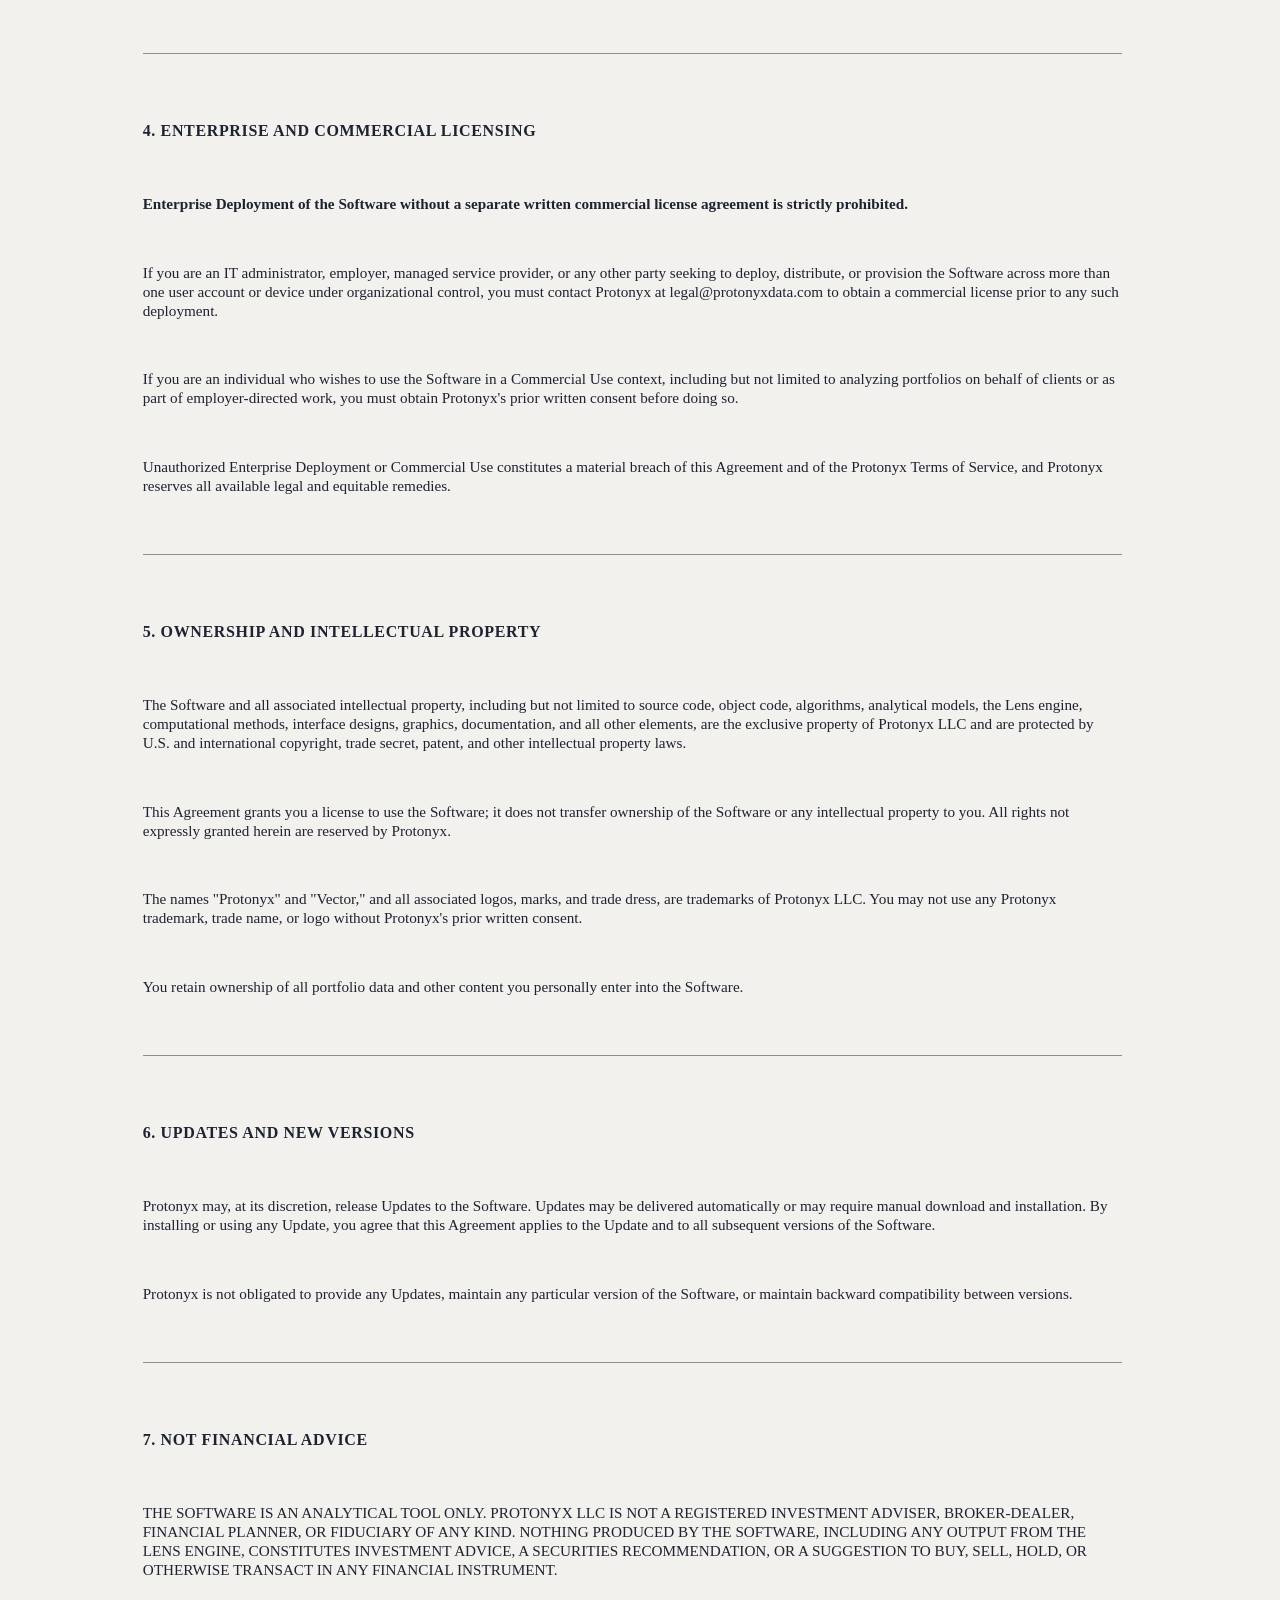
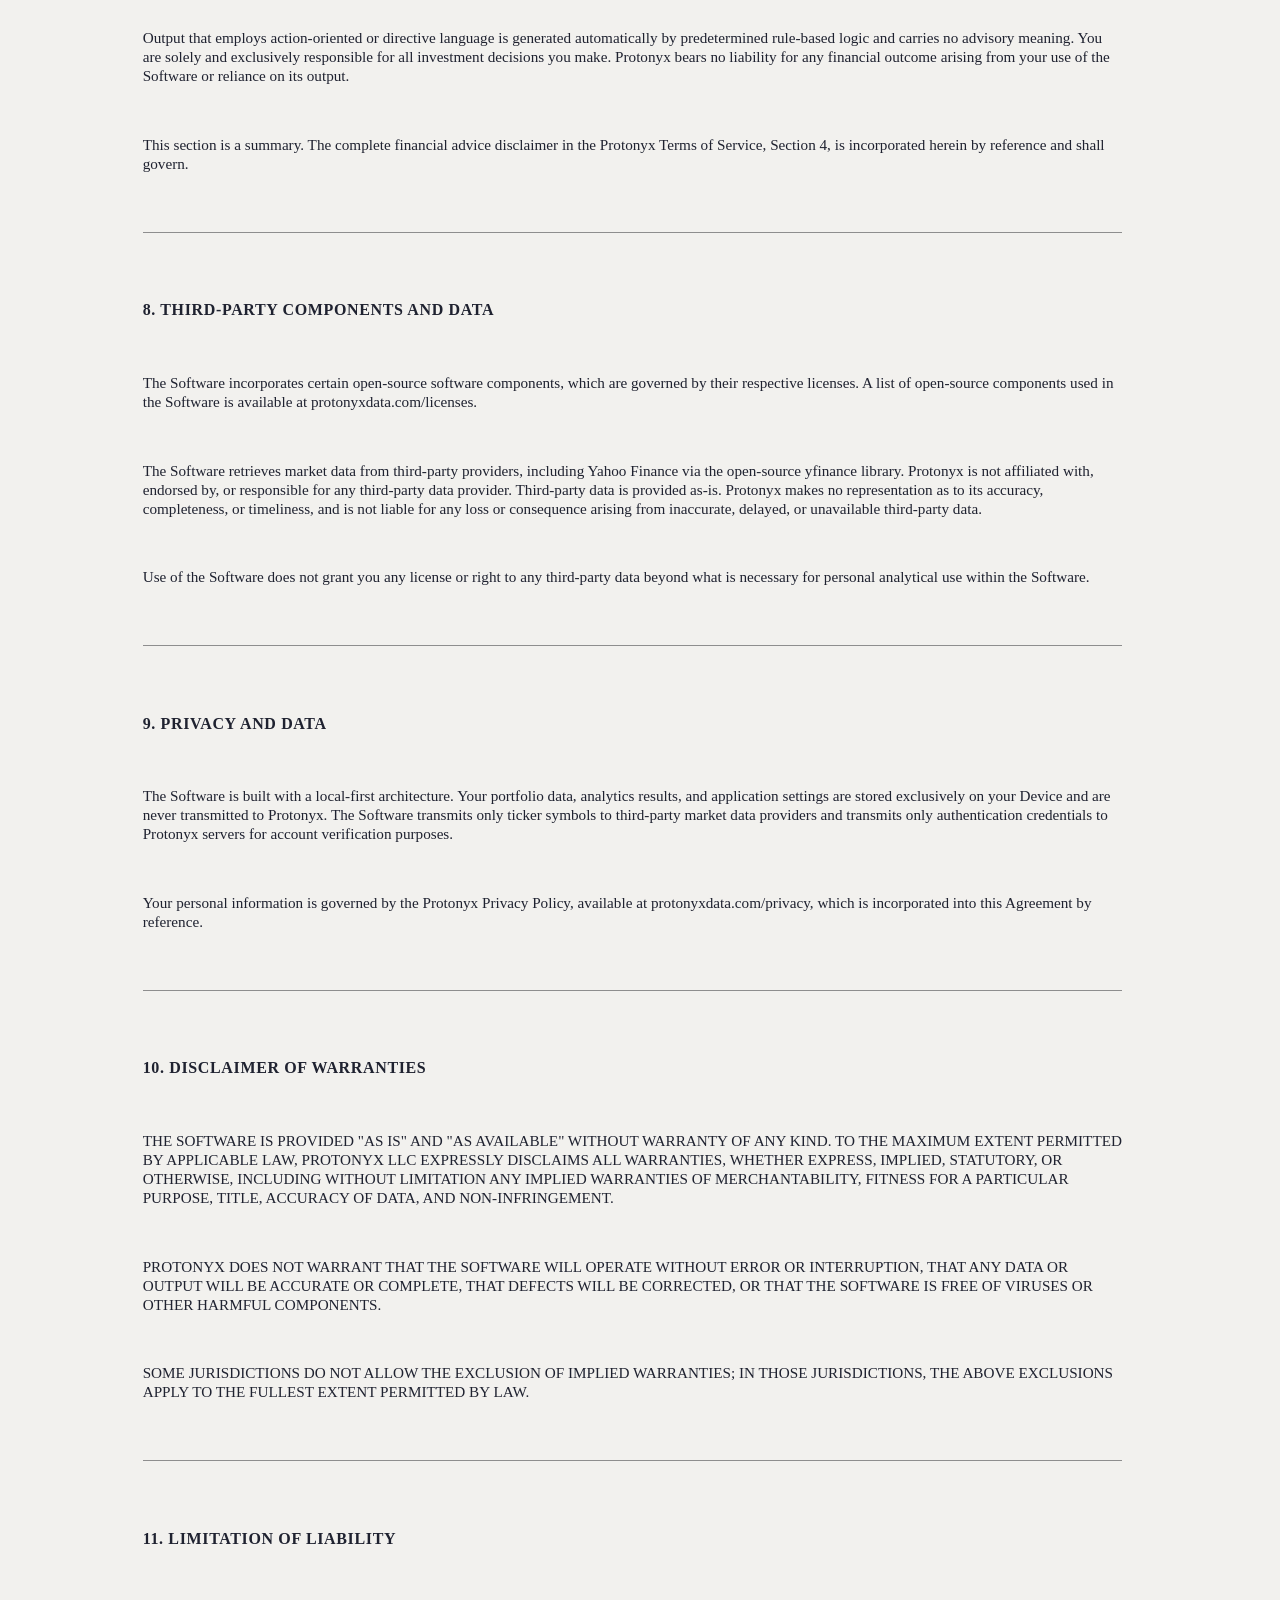
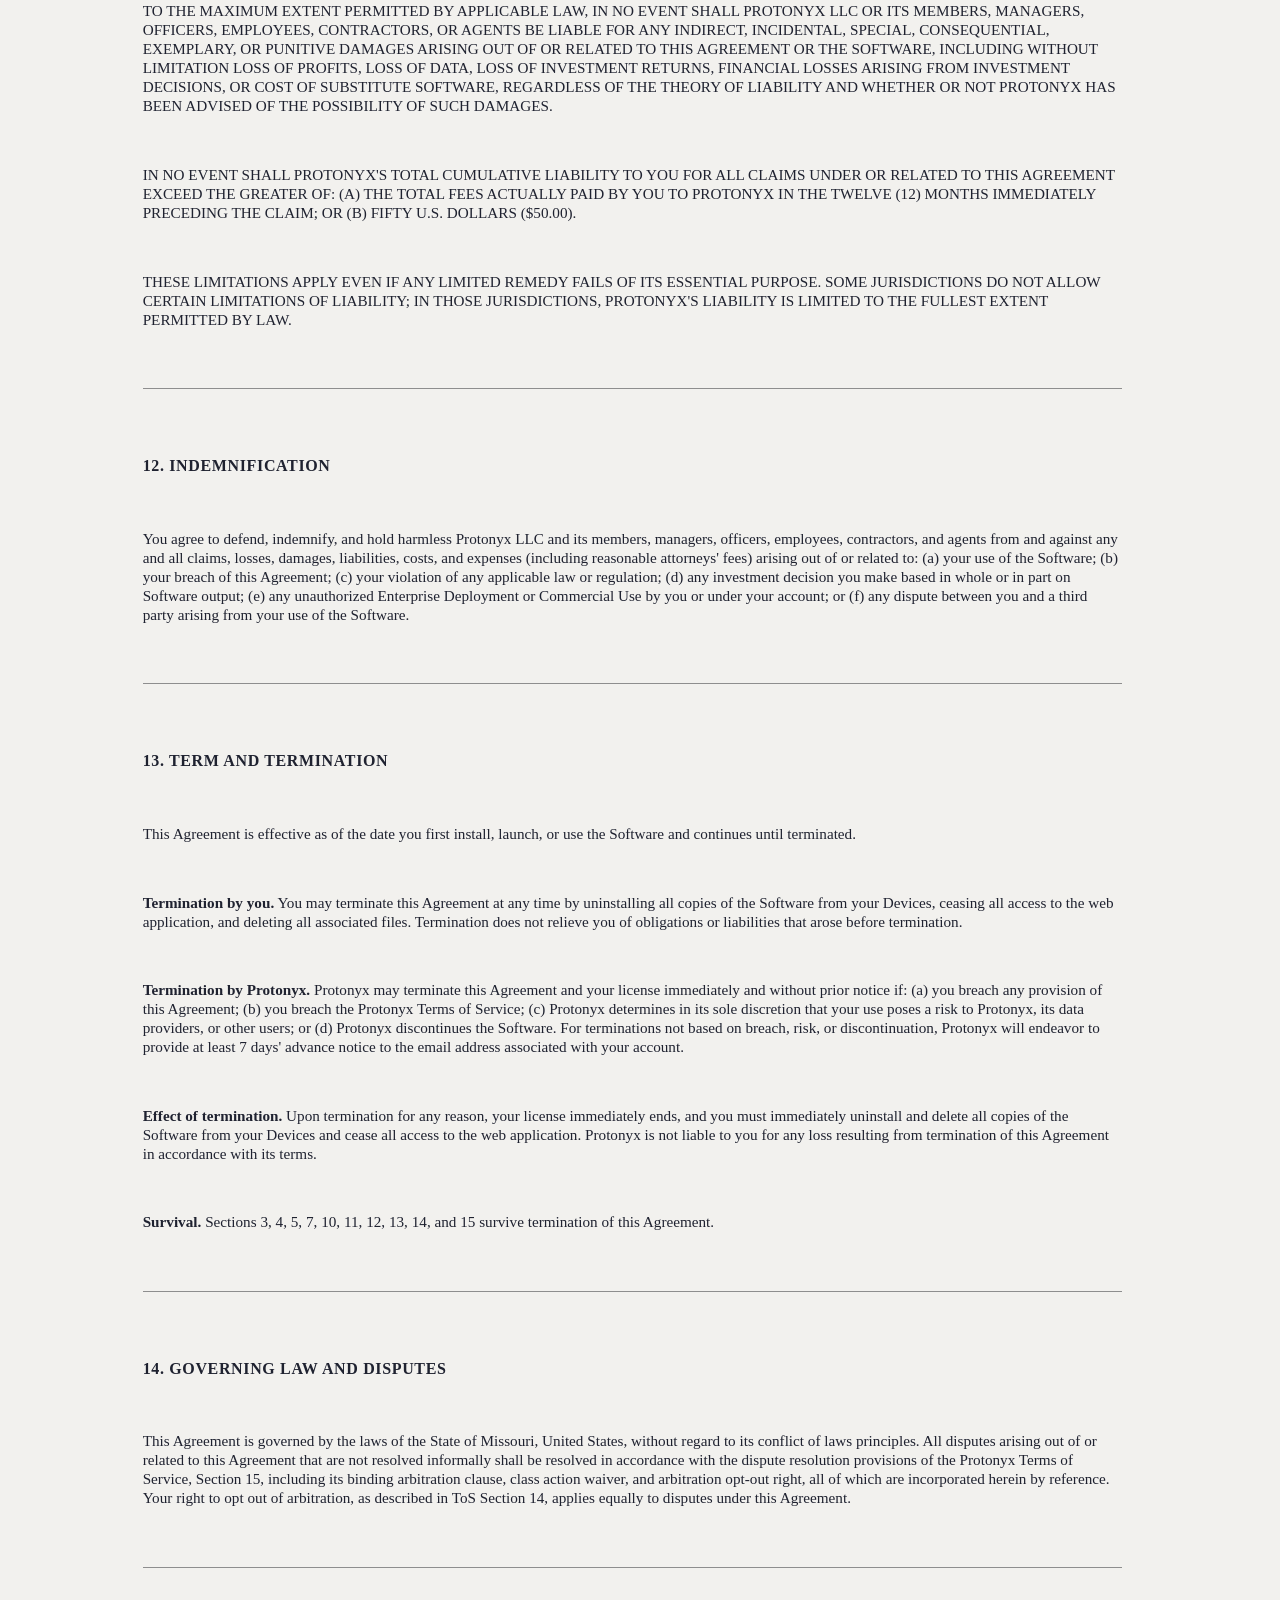
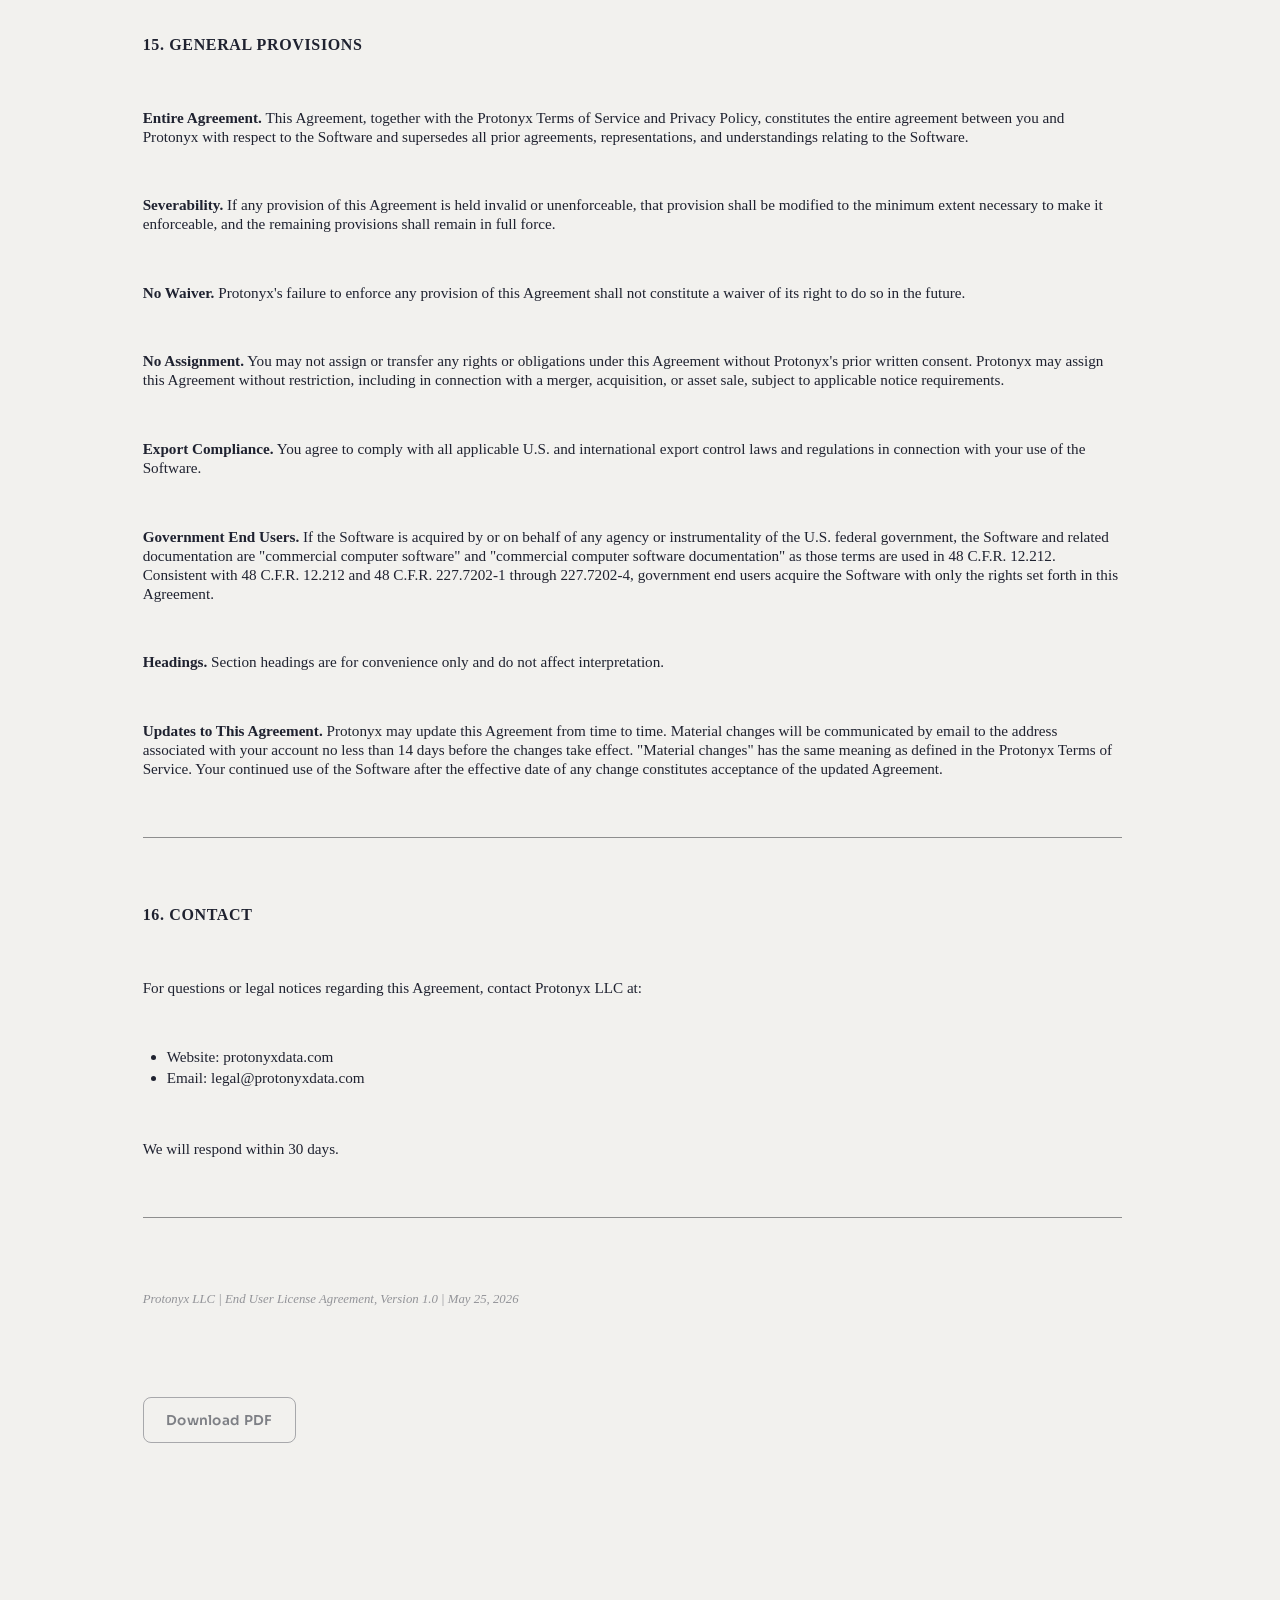
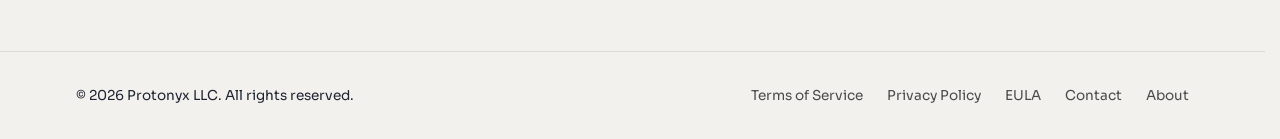
<file: eula/index.html>
<!DOCTYPE html>
<html lang="en">
<head>
  <meta charset="UTF-8" />
  <meta name="viewport" content="width=device-width, initial-scale=1.0" />
  <link rel="icon" type="image/png" href="../assets/product/vector/vector_small.png">
  <link rel="stylesheet" href="../style.css" />
  <link href="https://fonts.googleapis.com/css2?family=Sora:wght@600&display=swap" rel="stylesheet">
  <title>EULA | Protonyx</title>
</head>
<body>

  <nav class="navbar">
    <div class="navbar-logo">
      <a href="/">
        <img
          id="navbarLogo"
          src="../assets/company/protonyx_full_white.png"
          alt="Protonyx logo"
        >
      </a>
    </div>
    <div class="navbar-actions">
      <a href="/auth/index.html?mode=signup" class="navbar-signup-link guest-only">Create Account</a>
      <span class="navbar-plan-badge pro-only">Professional</span>
      <a href="/account/index.html" class="navbar-profile-icon auth-only" aria-label="Account">
        <svg viewBox="0 0 24 24" fill="none" stroke="currentColor" stroke-width="2" stroke-linecap="round" stroke-linejoin="round" aria-hidden="true">
          <circle cx="12" cy="8" r="4"></circle>
          <path d="M4 21c0-4 4-7 8-7s8 3 8 7"></path>
        </svg>
      </a>
      <button class="navbar-menu-button" aria-label="Open menu">
        <span></span>
        <span></span>
      </button>
    </div>
  </nav>

  <section class="products-hero">
    <div class="products-hero-inner">
      <p class="products-label">End User License Agreement</p>
    </div>
  </section>

  <section class="intro-section">
    <div class="section-shell tos-content" style="max-width: 1400px; margin: 0 auto; padding: 5rem 6% 6rem;">

      <p class="tos-meta"><strong>Effective Date:</strong> May 25, 2026 &nbsp;&bull;&nbsp; <strong>Version:</strong> 1.0 &nbsp;&bull;&nbsp; <strong>Applies To:</strong> Vector Desktop Application (Windows, macOS) and Vector Web Application</p>

      <hr>

      <h2>IMPORTANT - READ BEFORE INSTALLING OR USING THIS SOFTWARE</h2>
      <p>This End User License Agreement ("Agreement" or "EULA") is a legally binding contract between you ("End User" or "you") and Protonyx LLC ("Protonyx," "we," "us," or "our") governing your use of the Vector software application, including the desktop application (Windows and macOS), the browser-based web application, any associated documentation, and any updates or upgrades to the foregoing (collectively, the "Software").</p>
      <p><strong>BY CLICKING "I AGREE," CHECKING THE ACCEPTANCE BOX, INSTALLING THE SOFTWARE, LAUNCHING THE SOFTWARE FOR THE FIRST TIME, OR CREATING AN ACCOUNT AT PROTONYXDATA.COM, YOU ACKNOWLEDGE THAT YOU HAVE READ, UNDERSTOOD, AND AGREE TO BE BOUND BY THIS AGREEMENT IN ITS ENTIRETY. IF YOU DO NOT AGREE, YOU MUST NOT INSTALL, LAUNCH, OR USE THE SOFTWARE IN ANY FORM, AND YOU MUST DELETE ANY COPIES IN YOUR POSSESSION.</strong></p>
      <p>This Agreement operates alongside, and incorporates by reference, the Protonyx Terms of Service ("ToS") and Privacy Policy, both available at protonyxdata.com. In the event of a conflict between this Agreement and the ToS regarding software licensing terms specifically, this Agreement shall control. In the event of a conflict regarding data collection and privacy, the Privacy Policy shall control.</p>

      <hr>

      <h2>1. Definitions</h2>
      <p>For purposes of this Agreement:</p>
      <p>"<strong>Software</strong>" means the Vector desktop application (Windows and macOS), the Vector web application, all associated files, libraries, documentation, and any updates, patches, or upgrades Protonyx makes available.</p>
      <p>"<strong>Device</strong>" means any computer, workstation, or other hardware you own or lawfully control on which the Software is installed or accessed.</p>
      <p>"<strong>Personal Use</strong>" means use solely for your own individual investment tracking and analysis, on your own behalf, and not for or on behalf of any employer, client, organization, or other third party.</p>
      <p>"<strong>Commercial Use</strong>" means any use of the Software (i) on behalf of an employer, organization, or client; (ii) in connection with providing services to any third party; (iii) as part of a product or service offering; or (iv) in any manner from which you or any third party derives commercial benefit based on the Software's output.</p>
      <p>"<strong>Enterprise Deployment</strong>" means any installation, distribution, configuration, or provisioning of the Software across multiple devices or user accounts by or on behalf of an organization, IT department, employer, or managed service provider, regardless of whether the organization is for-profit or non-profit.</p>
      <p>"<strong>Update</strong>" means any patch, bug fix, minor version update, or major version release of the Software that Protonyx makes available.</p>

      <hr>

      <h2>2. License Grant</h2>
      <p>Subject to your full and continued compliance with this Agreement, Protonyx grants you a limited, personal, non-exclusive, non-transferable, non-sublicensable, revocable license to:</p>
      <p>(a) download, install, and run one (1) copy of the Vector desktop application on Devices you personally own or control; and</p>
      <p>(b) access and use the Vector web application through a compatible browser on Devices you personally own or control;</p>
      <p>solely for Personal Use as defined in Section 1.</p>
      <p>This license is granted to you as an individual. It is not transferable to any other person or entity. You may install the desktop application on more than one Device that you personally own, provided you are the sole user of the Software on each such Device and use remains Personal Use.</p>

      <hr>

      <h2>3. License Restrictions</h2>
      <p>You agree that you will not, and will not permit any third party to:</p>
      <p>(a) copy, reproduce, or duplicate the Software except as reasonably necessary for Personal Use backup purposes;</p>
      <p>(b) modify, adapt, translate, or prepare derivative works based on the Software or any component thereof;</p>
      <p>(c) reverse engineer, decompile, disassemble, or otherwise attempt to derive the source code, algorithms, data structures, or underlying logic of the Software, except to the extent such restriction is expressly prohibited by applicable law;</p>
      <p>(d) sell, sublicense, rent, lease, lend, loan, assign, transfer, or otherwise make the Software available to any third party for any purpose;</p>
      <p>(e) use the Software for any Commercial Use without Protonyx's prior written consent;</p>
      <p>(f) engage in or facilitate any Enterprise Deployment of the Software without a separate written commercial license agreement executed with Protonyx (see Section 4);</p>
      <p>(g) remove, alter, obscure, or circumvent any proprietary notices, copyright notices, license notices, or technical protection measures in or on the Software;</p>
      <p>(h) use the Software, or any output it generates, as a component of, or basis for, any competing product or service;</p>
      <p>(i) use automated scripts, bots, scrapers, or similar tools to interact with the Software or to extract data from any data source the Software accesses; or</p>
      <p>(j) use the Software in violation of any applicable law or regulation, including any applicable securities law.</p>

      <hr>

      <h2>4. Enterprise and Commercial Licensing</h2>
      <p><strong>Enterprise Deployment of the Software without a separate written commercial license agreement is strictly prohibited.</strong></p>
      <p>If you are an IT administrator, employer, managed service provider, or any other party seeking to deploy, distribute, or provision the Software across more than one user account or device under organizational control, you must contact Protonyx at legal@protonyxdata.com to obtain a commercial license prior to any such deployment.</p>
      <p>If you are an individual who wishes to use the Software in a Commercial Use context, including but not limited to analyzing portfolios on behalf of clients or as part of employer-directed work, you must obtain Protonyx's prior written consent before doing so.</p>
      <p>Unauthorized Enterprise Deployment or Commercial Use constitutes a material breach of this Agreement and of the Protonyx Terms of Service, and Protonyx reserves all available legal and equitable remedies.</p>

      <hr>

      <h2>5. Ownership and Intellectual Property</h2>
      <p>The Software and all associated intellectual property, including but not limited to source code, object code, algorithms, analytical models, the Lens engine, computational methods, interface designs, graphics, documentation, and all other elements, are the exclusive property of Protonyx LLC and are protected by U.S. and international copyright, trade secret, patent, and other intellectual property laws.</p>
      <p>This Agreement grants you a license to use the Software; it does not transfer ownership of the Software or any intellectual property to you. All rights not expressly granted herein are reserved by Protonyx.</p>
      <p>The names "Protonyx" and "Vector," and all associated logos, marks, and trade dress, are trademarks of Protonyx LLC. You may not use any Protonyx trademark, trade name, or logo without Protonyx's prior written consent.</p>
      <p>You retain ownership of all portfolio data and other content you personally enter into the Software.</p>

      <hr>

      <h2>6. Updates and New Versions</h2>
      <p>Protonyx may, at its discretion, release Updates to the Software. Updates may be delivered automatically or may require manual download and installation. By installing or using any Update, you agree that this Agreement applies to the Update and to all subsequent versions of the Software.</p>
      <p>Protonyx is not obligated to provide any Updates, maintain any particular version of the Software, or maintain backward compatibility between versions.</p>

      <hr>

      <h2>7. NOT FINANCIAL ADVICE</h2>
      <p>THE SOFTWARE IS AN ANALYTICAL TOOL ONLY. PROTONYX LLC IS NOT A REGISTERED INVESTMENT ADVISER, BROKER-DEALER, FINANCIAL PLANNER, OR FIDUCIARY OF ANY KIND. NOTHING PRODUCED BY THE SOFTWARE, INCLUDING ANY OUTPUT FROM THE LENS ENGINE, CONSTITUTES INVESTMENT ADVICE, A SECURITIES RECOMMENDATION, OR A SUGGESTION TO BUY, SELL, HOLD, OR OTHERWISE TRANSACT IN ANY FINANCIAL INSTRUMENT.</p>
      <p>Output that employs action-oriented or directive language is generated automatically by predetermined rule-based logic and carries no advisory meaning. You are solely and exclusively responsible for all investment decisions you make. Protonyx bears no liability for any financial outcome arising from your use of the Software or reliance on its output.</p>
      <p>This section is a summary. The complete financial advice disclaimer in the Protonyx Terms of Service, Section 4, is incorporated herein by reference and shall govern.</p>

      <hr>

      <h2>8. Third-Party Components and Data</h2>
      <p>The Software incorporates certain open-source software components, which are governed by their respective licenses. A list of open-source components used in the Software is available at protonyxdata.com/licenses.</p>
      <p>The Software retrieves market data from third-party providers, including Yahoo Finance via the open-source yfinance library. Protonyx is not affiliated with, endorsed by, or responsible for any third-party data provider. Third-party data is provided as-is. Protonyx makes no representation as to its accuracy, completeness, or timeliness, and is not liable for any loss or consequence arising from inaccurate, delayed, or unavailable third-party data.</p>
      <p>Use of the Software does not grant you any license or right to any third-party data beyond what is necessary for personal analytical use within the Software.</p>

      <hr>

      <h2>9. Privacy and Data</h2>
      <p>The Software is built with a local-first architecture. Your portfolio data, analytics results, and application settings are stored exclusively on your Device and are never transmitted to Protonyx. The Software transmits only ticker symbols to third-party market data providers and transmits only authentication credentials to Protonyx servers for account verification purposes.</p>
      <p>Your personal information is governed by the Protonyx Privacy Policy, available at protonyxdata.com/privacy, which is incorporated into this Agreement by reference.</p>

      <hr>

      <h2>10. Disclaimer of Warranties</h2>
      <p>THE SOFTWARE IS PROVIDED "AS IS" AND "AS AVAILABLE" WITHOUT WARRANTY OF ANY KIND. TO THE MAXIMUM EXTENT PERMITTED BY APPLICABLE LAW, PROTONYX LLC EXPRESSLY DISCLAIMS ALL WARRANTIES, WHETHER EXPRESS, IMPLIED, STATUTORY, OR OTHERWISE, INCLUDING WITHOUT LIMITATION ANY IMPLIED WARRANTIES OF MERCHANTABILITY, FITNESS FOR A PARTICULAR PURPOSE, TITLE, ACCURACY OF DATA, AND NON-INFRINGEMENT.</p>
      <p>PROTONYX DOES NOT WARRANT THAT THE SOFTWARE WILL OPERATE WITHOUT ERROR OR INTERRUPTION, THAT ANY DATA OR OUTPUT WILL BE ACCURATE OR COMPLETE, THAT DEFECTS WILL BE CORRECTED, OR THAT THE SOFTWARE IS FREE OF VIRUSES OR OTHER HARMFUL COMPONENTS.</p>
      <p>SOME JURISDICTIONS DO NOT ALLOW THE EXCLUSION OF IMPLIED WARRANTIES; IN THOSE JURISDICTIONS, THE ABOVE EXCLUSIONS APPLY TO THE FULLEST EXTENT PERMITTED BY LAW.</p>

      <hr>

      <h2>11. Limitation of Liability</h2>
      <p>TO THE MAXIMUM EXTENT PERMITTED BY APPLICABLE LAW, IN NO EVENT SHALL PROTONYX LLC OR ITS MEMBERS, MANAGERS, OFFICERS, EMPLOYEES, CONTRACTORS, OR AGENTS BE LIABLE FOR ANY INDIRECT, INCIDENTAL, SPECIAL, CONSEQUENTIAL, EXEMPLARY, OR PUNITIVE DAMAGES ARISING OUT OF OR RELATED TO THIS AGREEMENT OR THE SOFTWARE, INCLUDING WITHOUT LIMITATION LOSS OF PROFITS, LOSS OF DATA, LOSS OF INVESTMENT RETURNS, FINANCIAL LOSSES ARISING FROM INVESTMENT DECISIONS, OR COST OF SUBSTITUTE SOFTWARE, REGARDLESS OF THE THEORY OF LIABILITY AND WHETHER OR NOT PROTONYX HAS BEEN ADVISED OF THE POSSIBILITY OF SUCH DAMAGES.</p>
      <p>IN NO EVENT SHALL PROTONYX'S TOTAL CUMULATIVE LIABILITY TO YOU FOR ALL CLAIMS UNDER OR RELATED TO THIS AGREEMENT EXCEED THE GREATER OF: (A) THE TOTAL FEES ACTUALLY PAID BY YOU TO PROTONYX IN THE TWELVE (12) MONTHS IMMEDIATELY PRECEDING THE CLAIM; OR (B) FIFTY U.S. DOLLARS ($50.00).</p>
      <p>THESE LIMITATIONS APPLY EVEN IF ANY LIMITED REMEDY FAILS OF ITS ESSENTIAL PURPOSE. SOME JURISDICTIONS DO NOT ALLOW CERTAIN LIMITATIONS OF LIABILITY; IN THOSE JURISDICTIONS, PROTONYX'S LIABILITY IS LIMITED TO THE FULLEST EXTENT PERMITTED BY LAW.</p>

      <hr>

      <h2>12. Indemnification</h2>
      <p>You agree to defend, indemnify, and hold harmless Protonyx LLC and its members, managers, officers, employees, contractors, and agents from and against any and all claims, losses, damages, liabilities, costs, and expenses (including reasonable attorneys' fees) arising out of or related to: (a) your use of the Software; (b) your breach of this Agreement; (c) your violation of any applicable law or regulation; (d) any investment decision you make based in whole or in part on Software output; (e) any unauthorized Enterprise Deployment or Commercial Use by you or under your account; or (f) any dispute between you and a third party arising from your use of the Software.</p>

      <hr>

      <h2>13. Term and Termination</h2>
      <p>This Agreement is effective as of the date you first install, launch, or use the Software and continues until terminated.</p>
      <p><strong>Termination by you.</strong> You may terminate this Agreement at any time by uninstalling all copies of the Software from your Devices, ceasing all access to the web application, and deleting all associated files. Termination does not relieve you of obligations or liabilities that arose before termination.</p>
      <p><strong>Termination by Protonyx.</strong> Protonyx may terminate this Agreement and your license immediately and without prior notice if: (a) you breach any provision of this Agreement; (b) you breach the Protonyx Terms of Service; (c) Protonyx determines in its sole discretion that your use poses a risk to Protonyx, its data providers, or other users; or (d) Protonyx discontinues the Software. For terminations not based on breach, risk, or discontinuation, Protonyx will endeavor to provide at least 7 days' advance notice to the email address associated with your account.</p>
      <p><strong>Effect of termination.</strong> Upon termination for any reason, your license immediately ends, and you must immediately uninstall and delete all copies of the Software from your Devices and cease all access to the web application. Protonyx is not liable to you for any loss resulting from termination of this Agreement in accordance with its terms.</p>
      <p><strong>Survival.</strong> Sections 3, 4, 5, 7, 10, 11, 12, 13, 14, and 15 survive termination of this Agreement.</p>

      <hr>

      <h2>14. Governing Law and Disputes</h2>
      <p>This Agreement is governed by the laws of the State of Missouri, United States, without regard to its conflict of laws principles. All disputes arising out of or related to this Agreement that are not resolved informally shall be resolved in accordance with the dispute resolution provisions of the Protonyx Terms of Service, Section 15, including its binding arbitration clause, class action waiver, and arbitration opt-out right, all of which are incorporated herein by reference. Your right to opt out of arbitration, as described in ToS Section 14, applies equally to disputes under this Agreement.</p>

      <hr>

      <h2>15. General Provisions</h2>
      <p><strong>Entire Agreement.</strong> This Agreement, together with the Protonyx Terms of Service and Privacy Policy, constitutes the entire agreement between you and Protonyx with respect to the Software and supersedes all prior agreements, representations, and understandings relating to the Software.</p>
      <p><strong>Severability.</strong> If any provision of this Agreement is held invalid or unenforceable, that provision shall be modified to the minimum extent necessary to make it enforceable, and the remaining provisions shall remain in full force.</p>
      <p><strong>No Waiver.</strong> Protonyx's failure to enforce any provision of this Agreement shall not constitute a waiver of its right to do so in the future.</p>
      <p><strong>No Assignment.</strong> You may not assign or transfer any rights or obligations under this Agreement without Protonyx's prior written consent. Protonyx may assign this Agreement without restriction, including in connection with a merger, acquisition, or asset sale, subject to applicable notice requirements.</p>
      <p><strong>Export Compliance.</strong> You agree to comply with all applicable U.S. and international export control laws and regulations in connection with your use of the Software.</p>
      <p><strong>Government End Users.</strong> If the Software is acquired by or on behalf of any agency or instrumentality of the U.S. federal government, the Software and related documentation are "commercial computer software" and "commercial computer software documentation" as those terms are used in 48 C.F.R. 12.212. Consistent with 48 C.F.R. 12.212 and 48 C.F.R. 227.7202-1 through 227.7202-4, government end users acquire the Software with only the rights set forth in this Agreement.</p>
      <p><strong>Headings.</strong> Section headings are for convenience only and do not affect interpretation.</p>
      <p><strong>Updates to This Agreement.</strong> Protonyx may update this Agreement from time to time. Material changes will be communicated by email to the address associated with your account no less than 14 days before the changes take effect. "Material changes" has the same meaning as defined in the Protonyx Terms of Service. Your continued use of the Software after the effective date of any change constitutes acceptance of the updated Agreement.</p>

      <hr>

      <h2>16. Contact</h2>
      <p>For questions or legal notices regarding this Agreement, contact Protonyx LLC at:</p>
      <ul>
        <li>Website: protonyxdata.com</li>
        <li>Email: legal@protonyxdata.com</li>
      </ul>
      <p>We will respond within 30 days.</p>

      <hr>

      <p class="tos-footer">Protonyx LLC | End User License Agreement, Version 1.0 | May 25, 2026</p>

      <div style="margin-top: 2.5rem;">
        <a href="/legal/eula.pdf" download="Protonyx-EULA.pdf" class="btn-outline-gray">Download PDF</a>
      </div>

    </div>
  </section>

  <div class="menu-overlay" id="menuOverlay">
    <div class="menu-overlay-inner">
      <div class="menu-overlay-header">
        <div class="menu-overlay-brand">
          <img src="../assets/company/protonyx_full_white.png" alt="Protonyx logo">
        </div>
        <button class="menu-close-button" id="menuCloseButton" aria-label="Close menu">×</button>
      </div>
      <div class="menu-overlay-content">
        <div class="menu-column">
          <p class="menu-label">Navigation</p>
          <a href="/" class="menu-link-reveal">Home</a>
          <a href="/#plans" class="menu-link-reveal">Plans</a>
          <a href="/about" class="menu-link-reveal">About</a>
          <a href="/contact" class="menu-link-reveal">Contact</a>
          <button type="button" class="menu-logout-button auth-only" data-logout>Logout</button>
        </div>

        <div class="menu-column">
          <p class="menu-label">Account</p>
          <a href="/auth/index.html?mode=signup" class="menu-link-reveal guest-only">Create Account</a>
          <a href="/auth/index.html" class="menu-link-reveal guest-only">Login</a>
          <a href="/account/index.html" class="menu-link-reveal auth-only">Profile</a>
          <a href="https://github.com/Matthew-Goley/Protonyx-Vector-Download/releases/latest" data-download class="menu-link-reveal">Download</a>
        </div>
      </div>
    </div>
  </div>

  <footer class="site-footer">
    <div class="footer-top">
      <p>&copy; 2026 Protonyx LLC. All rights reserved.</p>
      <nav class="footer-links">
        <a href="/tos">Terms of Service</a>
        <a href="/privacy">Privacy Policy</a>
        <a href="/eula">EULA</a>
        <a href="/contact">Contact</a>
        <a href="/about">About</a>
      </nav>
    </div>
  </footer>

  <script src="../script.js"></script>
  <script src="../auth/auth.js"></script>
  <script>checkAuth();</script>
</body>
</html>
</file>
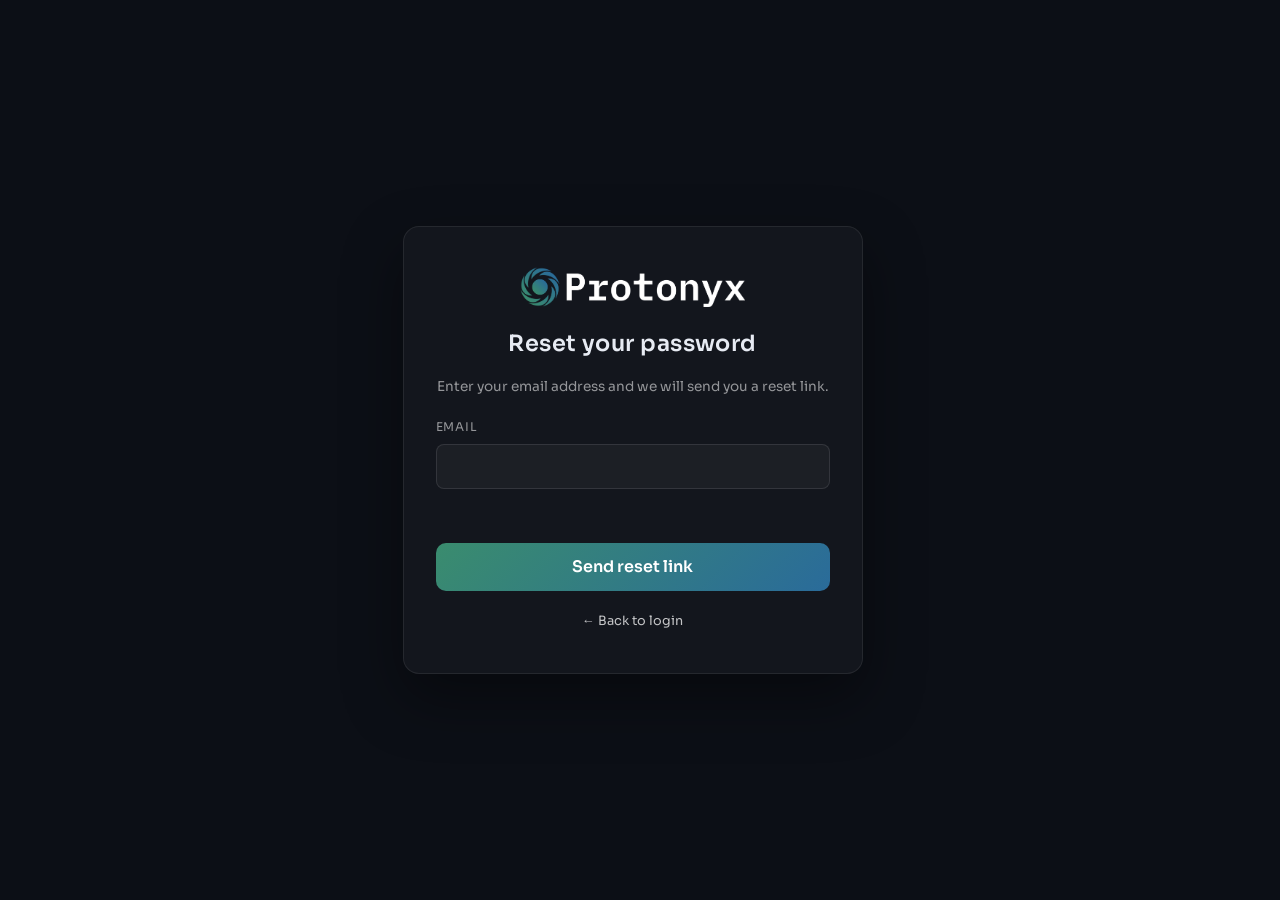
<file: forgot-password/index.html>
<!DOCTYPE html>
<html lang="en">
<head>
  <meta charset="UTF-8" />
  <meta name="viewport" content="width=device-width, initial-scale=1.0" />
  <link rel="icon" type="image/png" href="../assets/product/vector/vector_small.png">
  <link rel="stylesheet" href="../style.css" />
  <link href="https://fonts.googleapis.com/css2?family=Sora:wght@400;600&display=swap" rel="stylesheet">
  <title>Forgot password | Protonyx</title>
  <style>
    .reset-card {
      width: 100%;
      max-width: 460px;
      background: rgba(255, 255, 255, 0.03);
      border: 1px solid rgba(255, 255, 255, 0.08);
      border-radius: 16px;
      padding: 2.5rem 2rem;
      display: flex;
      flex-direction: column;
      gap: 1.25rem;
      box-shadow: 0 24px 60px rgba(0, 0, 0, 0.4);
    }

    .reset-logo {
      height: 40px;
      width: auto;
      display: block;
      margin: 0 auto 0.25rem;
    }

    .reset-title {
      margin: 0;
      font-family: 'Sora', sans-serif;
      font-size: 1.4rem;
      font-weight: 600;
      color: #e7ebf3;
      letter-spacing: 0.02em;
      text-align: center;
    }

    .reset-subtitle {
      margin: 0;
      font-family: 'Sora', sans-serif;
      font-size: 0.85rem;
      line-height: 1.5;
      color: rgba(255, 255, 255, 0.55);
      text-align: center;
    }

    .reset-form {
      display: flex;
      flex-direction: column;
      gap: 1rem;
    }

    .reset-back-link {
      text-align: center;
      font-size: 0.8rem;
      font-family: 'Sora', sans-serif;
      color: rgba(255, 255, 255, 0.55);
    }

    .reset-back-link a {
      color: rgba(255, 255, 255, 0.75);
      text-decoration: none;
    }

    .reset-back-link a:hover {
      color: white;
    }
  </style>
</head>
<body class="auth-body">

  <main class="reset-card" role="main">
    <a href="../index.html" aria-label="Protonyx home">
      <img src="../assets/company/protonyx_full_white.png" alt="Protonyx logo" class="reset-logo">
    </a>

    <h1 class="reset-title">Reset your password</h1>
    <p class="reset-subtitle">Enter your email address and we will send you a reset link.</p>

    <form class="reset-form" id="forgotForm" autocomplete="on" novalidate>
      <div class="auth-field">
        <label for="forgotEmail">Email</label>
        <input type="email" id="forgotEmail" name="email" autocomplete="email" required>
      </div>
      <p class="auth-message" id="forgotMessage" aria-live="polite"></p>
      <button type="submit" class="auth-submit" id="forgotSubmit">Send reset link</button>
    </form>

    <p class="reset-back-link">
      <a href="../auth/index.html">← Back to login</a>
    </p>
  </main>

  <script src="../auth/auth.js"></script>
  <script>
    const form = document.getElementById("forgotForm");
    const emailInput = document.getElementById("forgotEmail");
    const messageEl = document.getElementById("forgotMessage");
    const submitBtn = document.getElementById("forgotSubmit");

    function setMessage(text, kind) {
      messageEl.textContent = text || "";
      messageEl.classList.remove("error", "success");
      if (kind) messageEl.classList.add(kind);
    }

    form.addEventListener("submit", async (e) => {
      e.preventDefault();
      const email = emailInput.value.trim();

      if (!email) {
        setMessage("Please enter your email address.", "error");
        return;
      }

      submitBtn.disabled = true;
      setMessage("Sending reset link…", null);

      try {
        const response = await fetch(`${API_URL}/forgot-password`, {
          method: "POST",
          headers: { "Content-Type": "application/json" },
          body: JSON.stringify({ email }),
        });

        const data = await response.json().catch(() => ({}));

        if (!response.ok) {
          const msg = (data && (data.message || data.error)) || "Unable to process request.";
          setMessage(msg, "error");
          submitBtn.disabled = false;
          return;
        }

        setMessage("If that email is registered, you will receive a reset link shortly.", "success");
        emailInput.value = "";
      } catch (err) {
        setMessage("Unable to reach server. Please try again.", "error");
        submitBtn.disabled = false;
      }
    });
  </script>
</body>
</html>
</file>
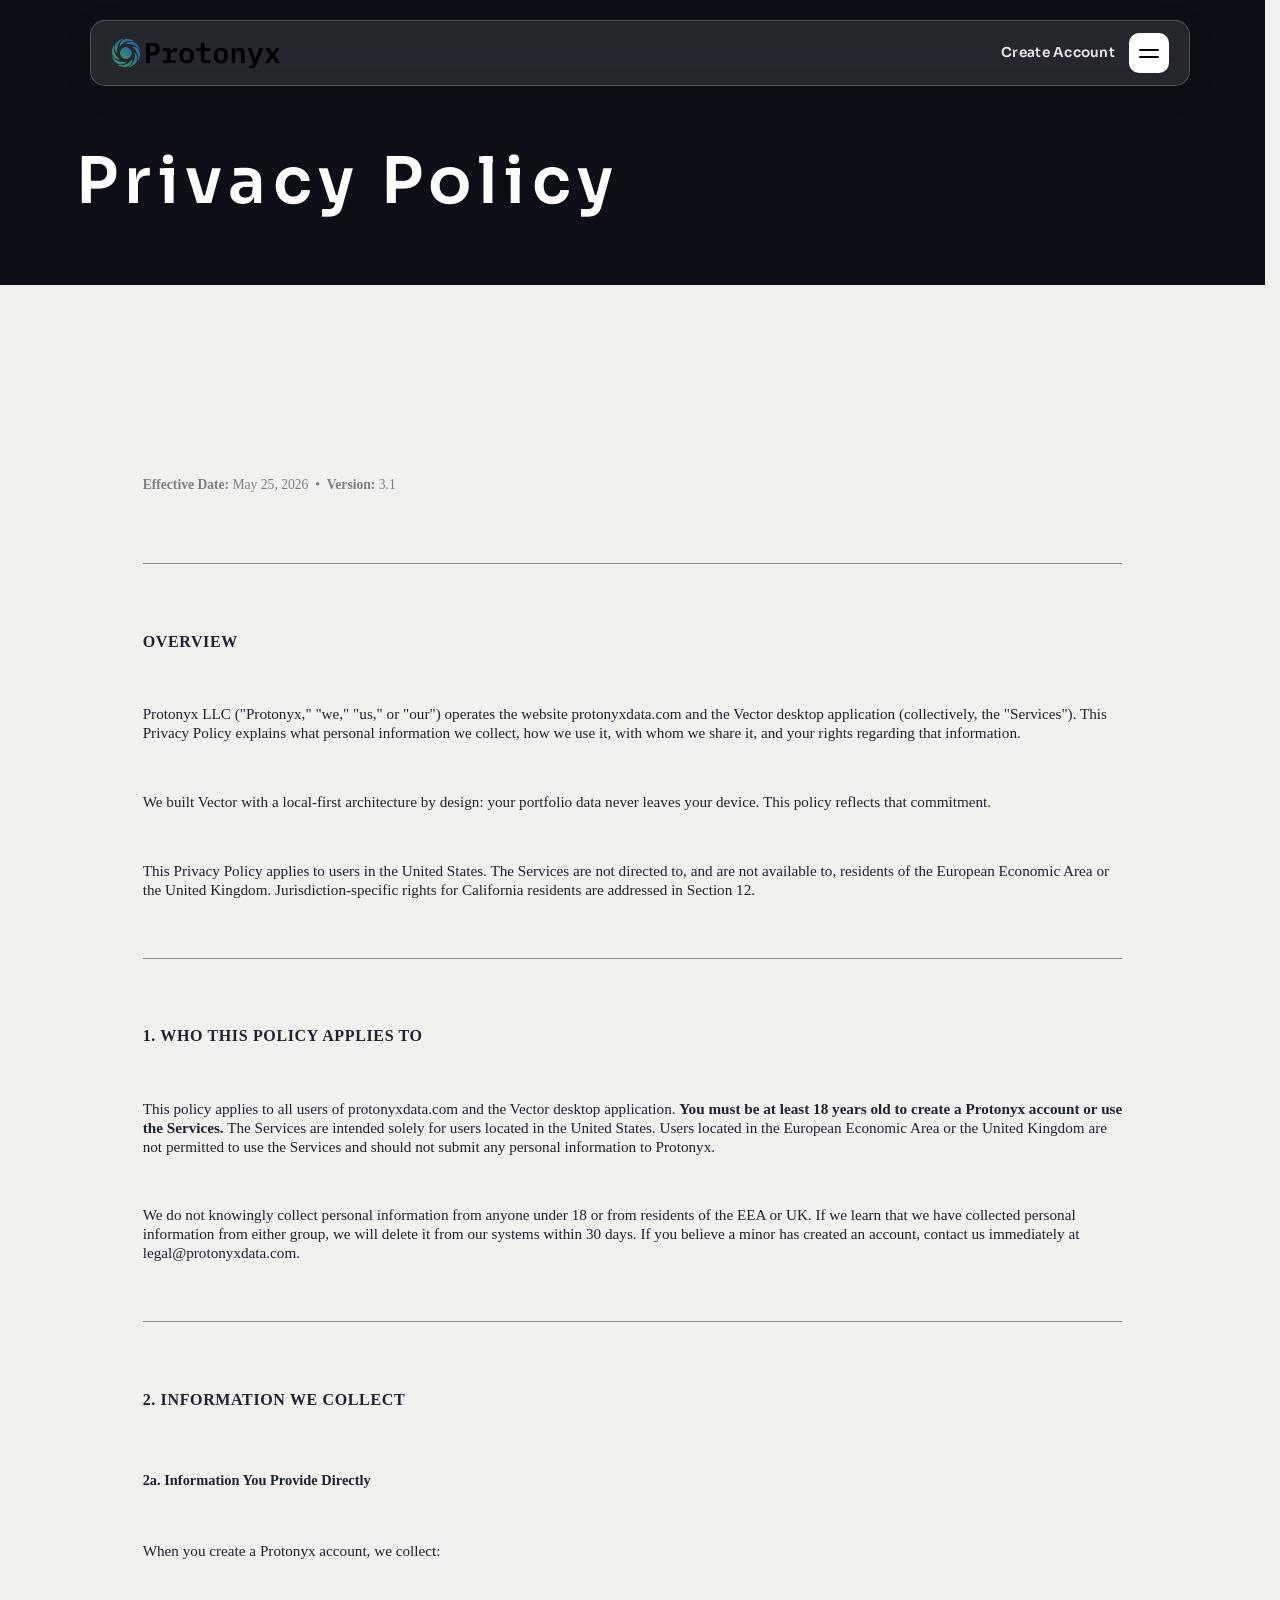
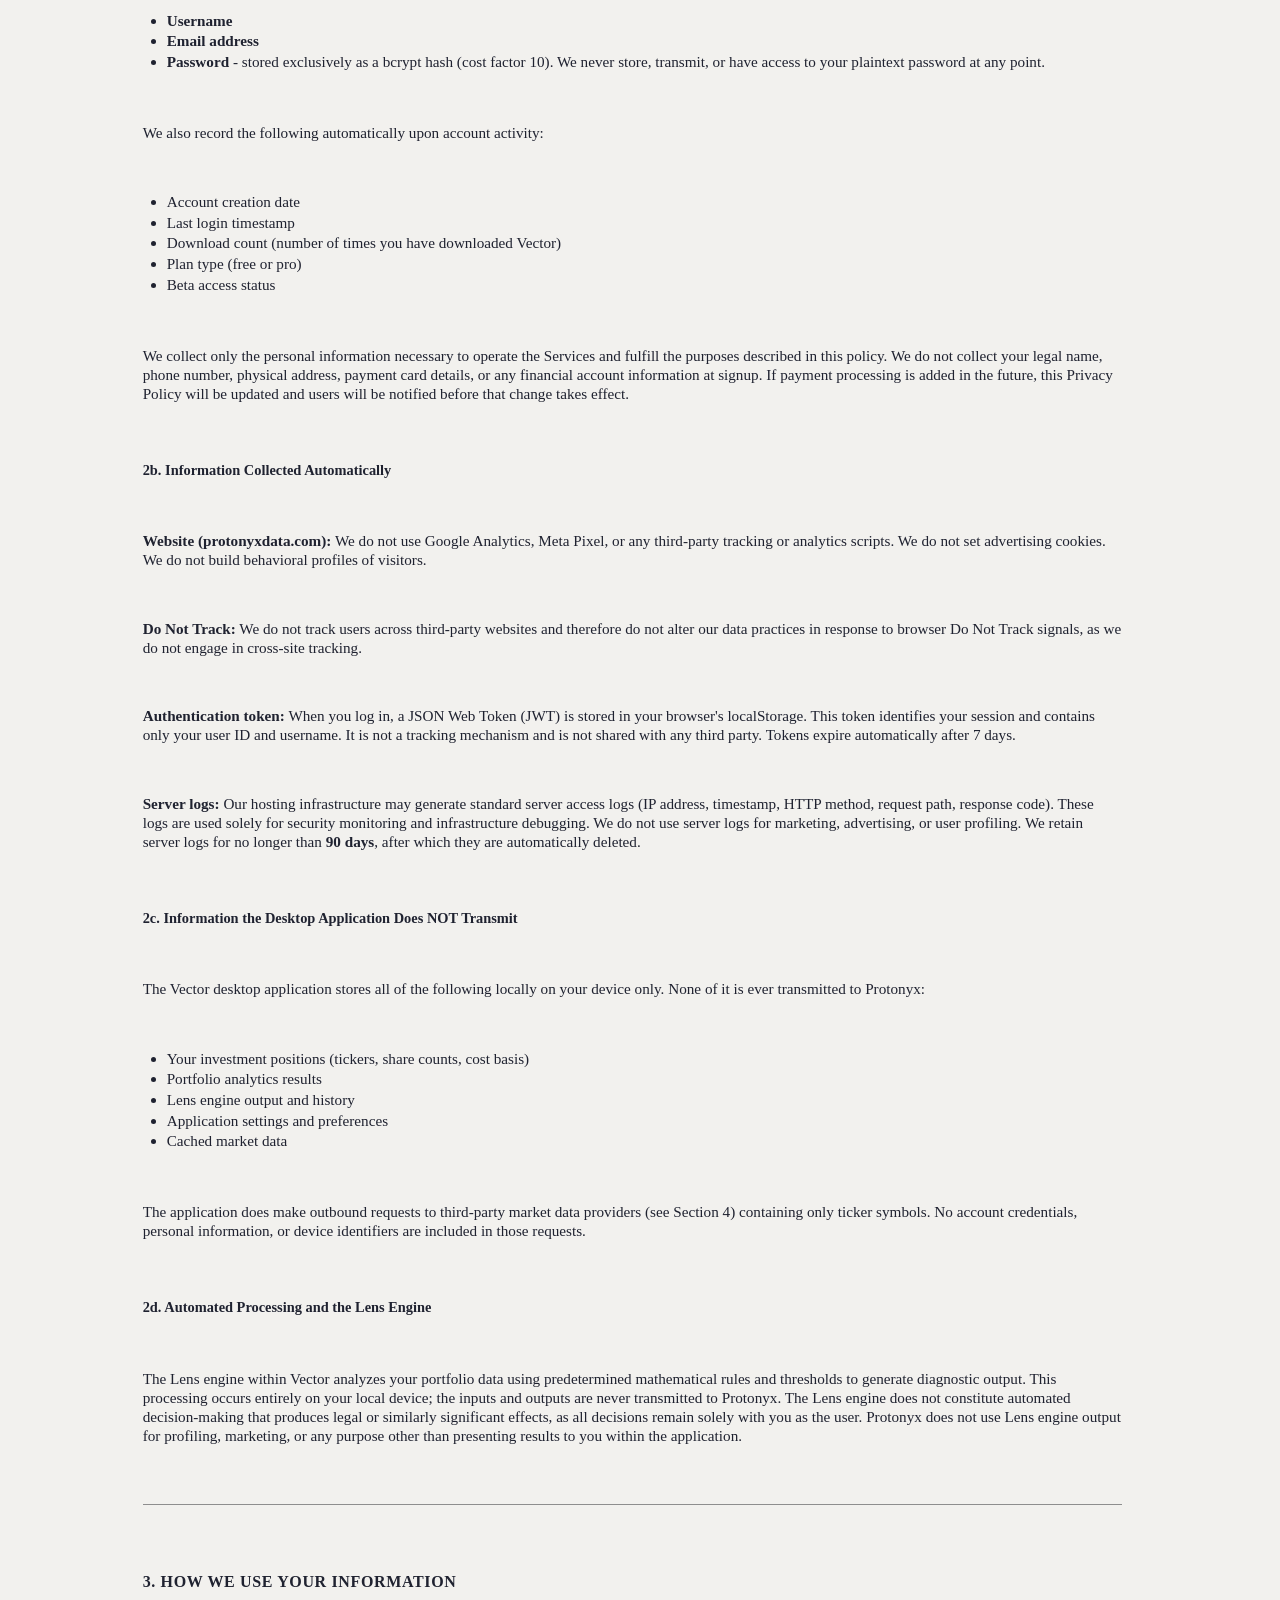
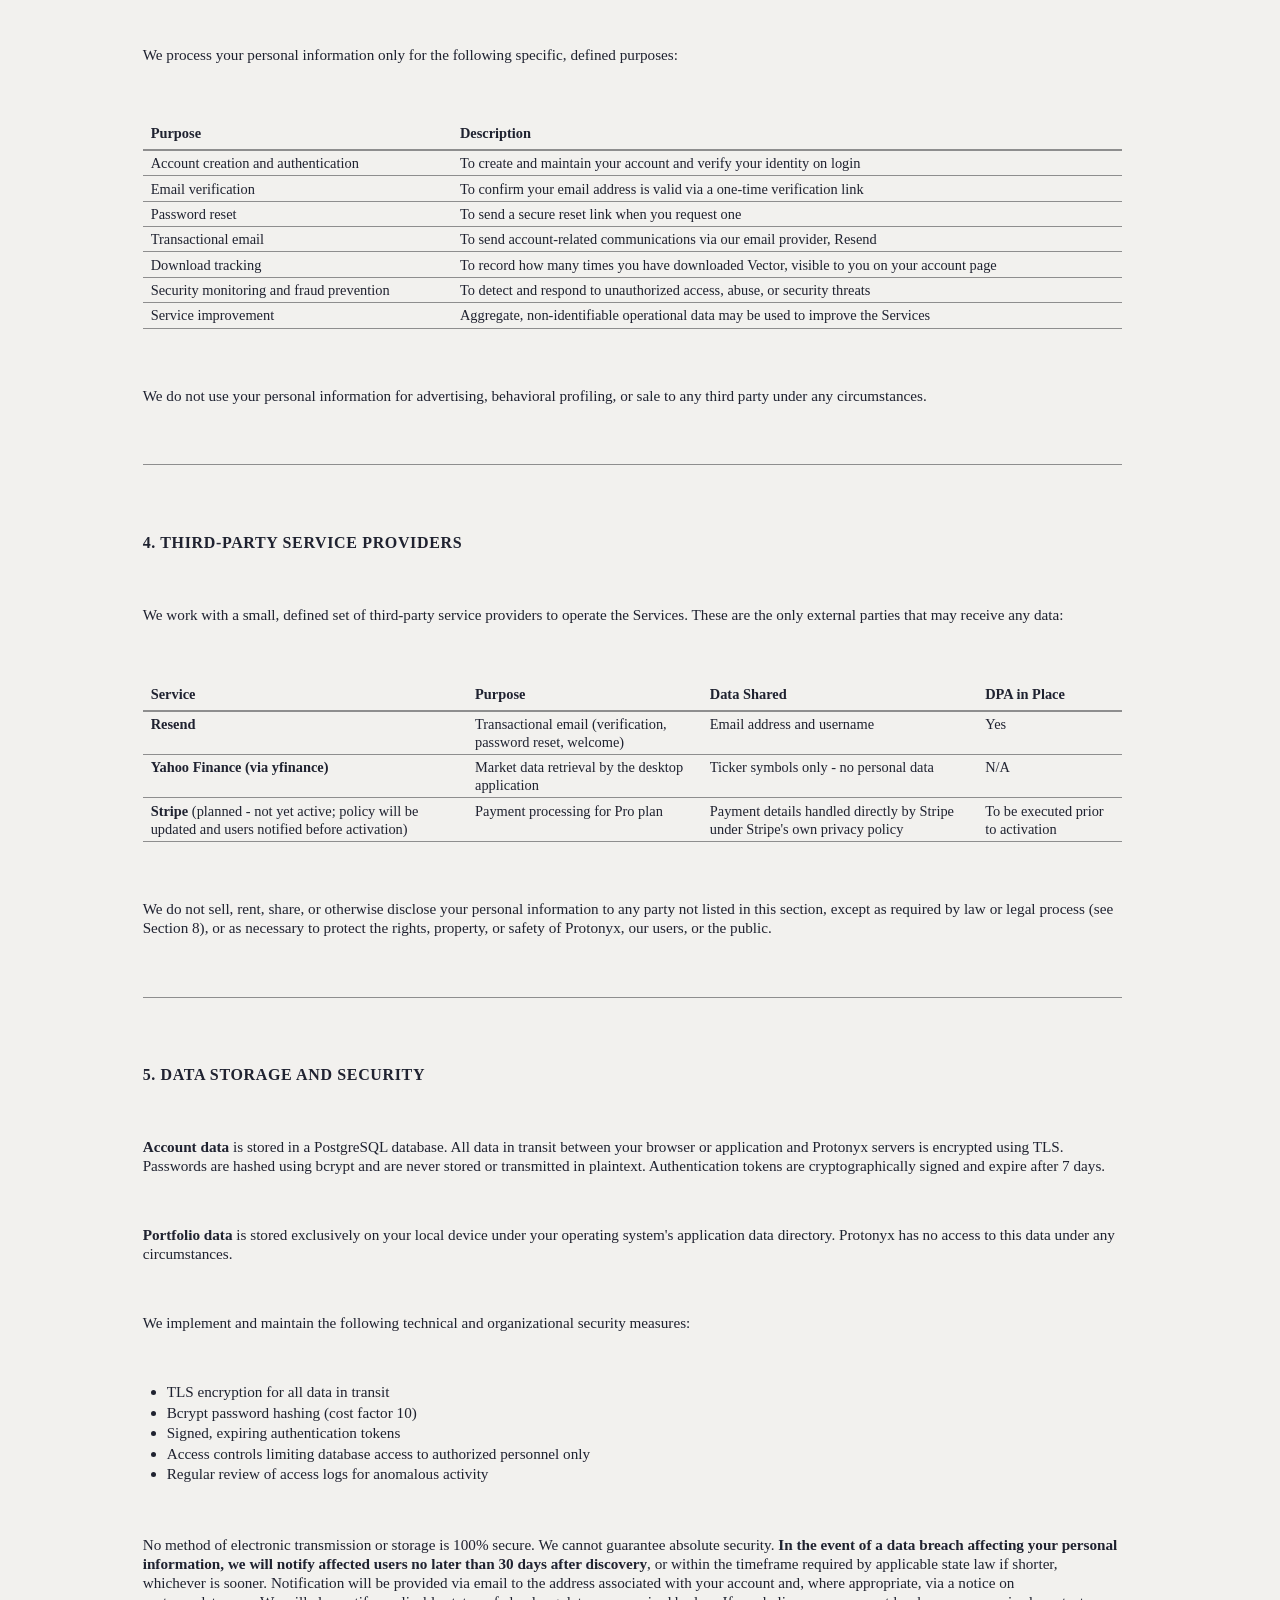
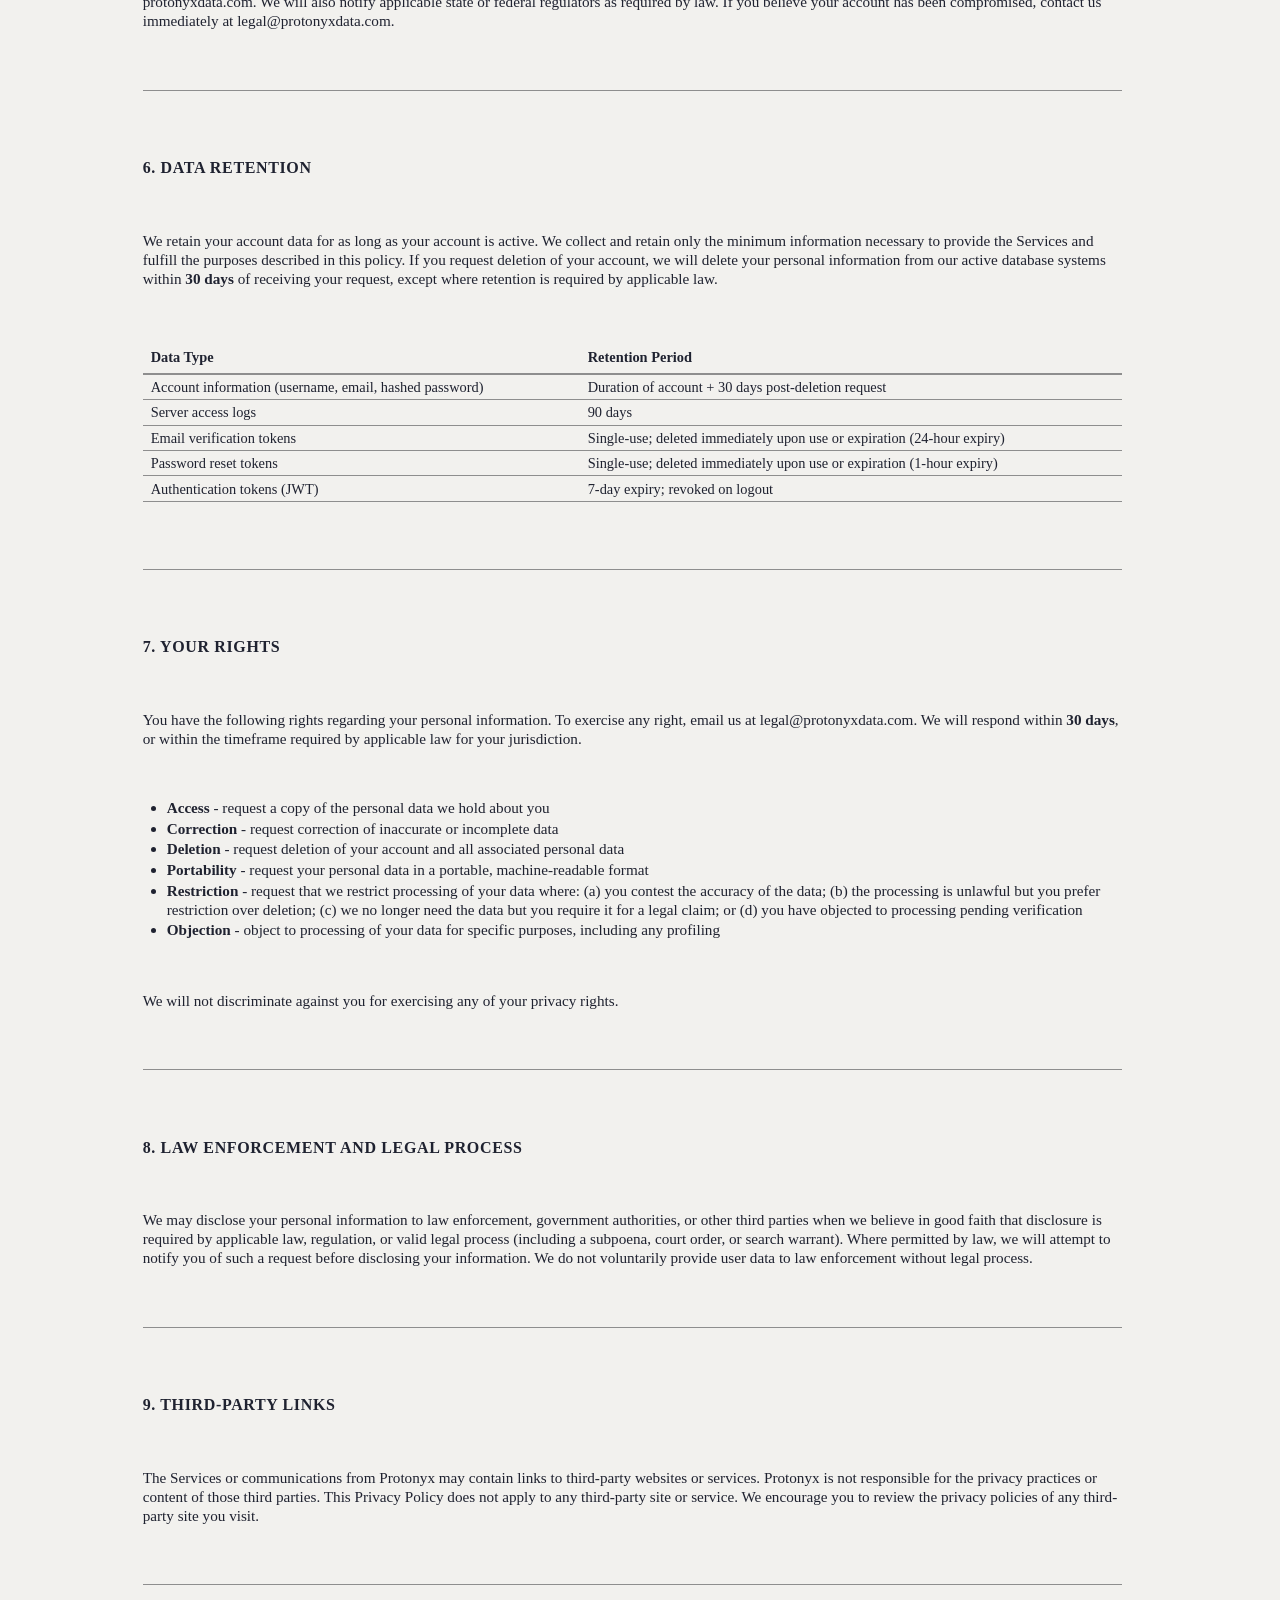
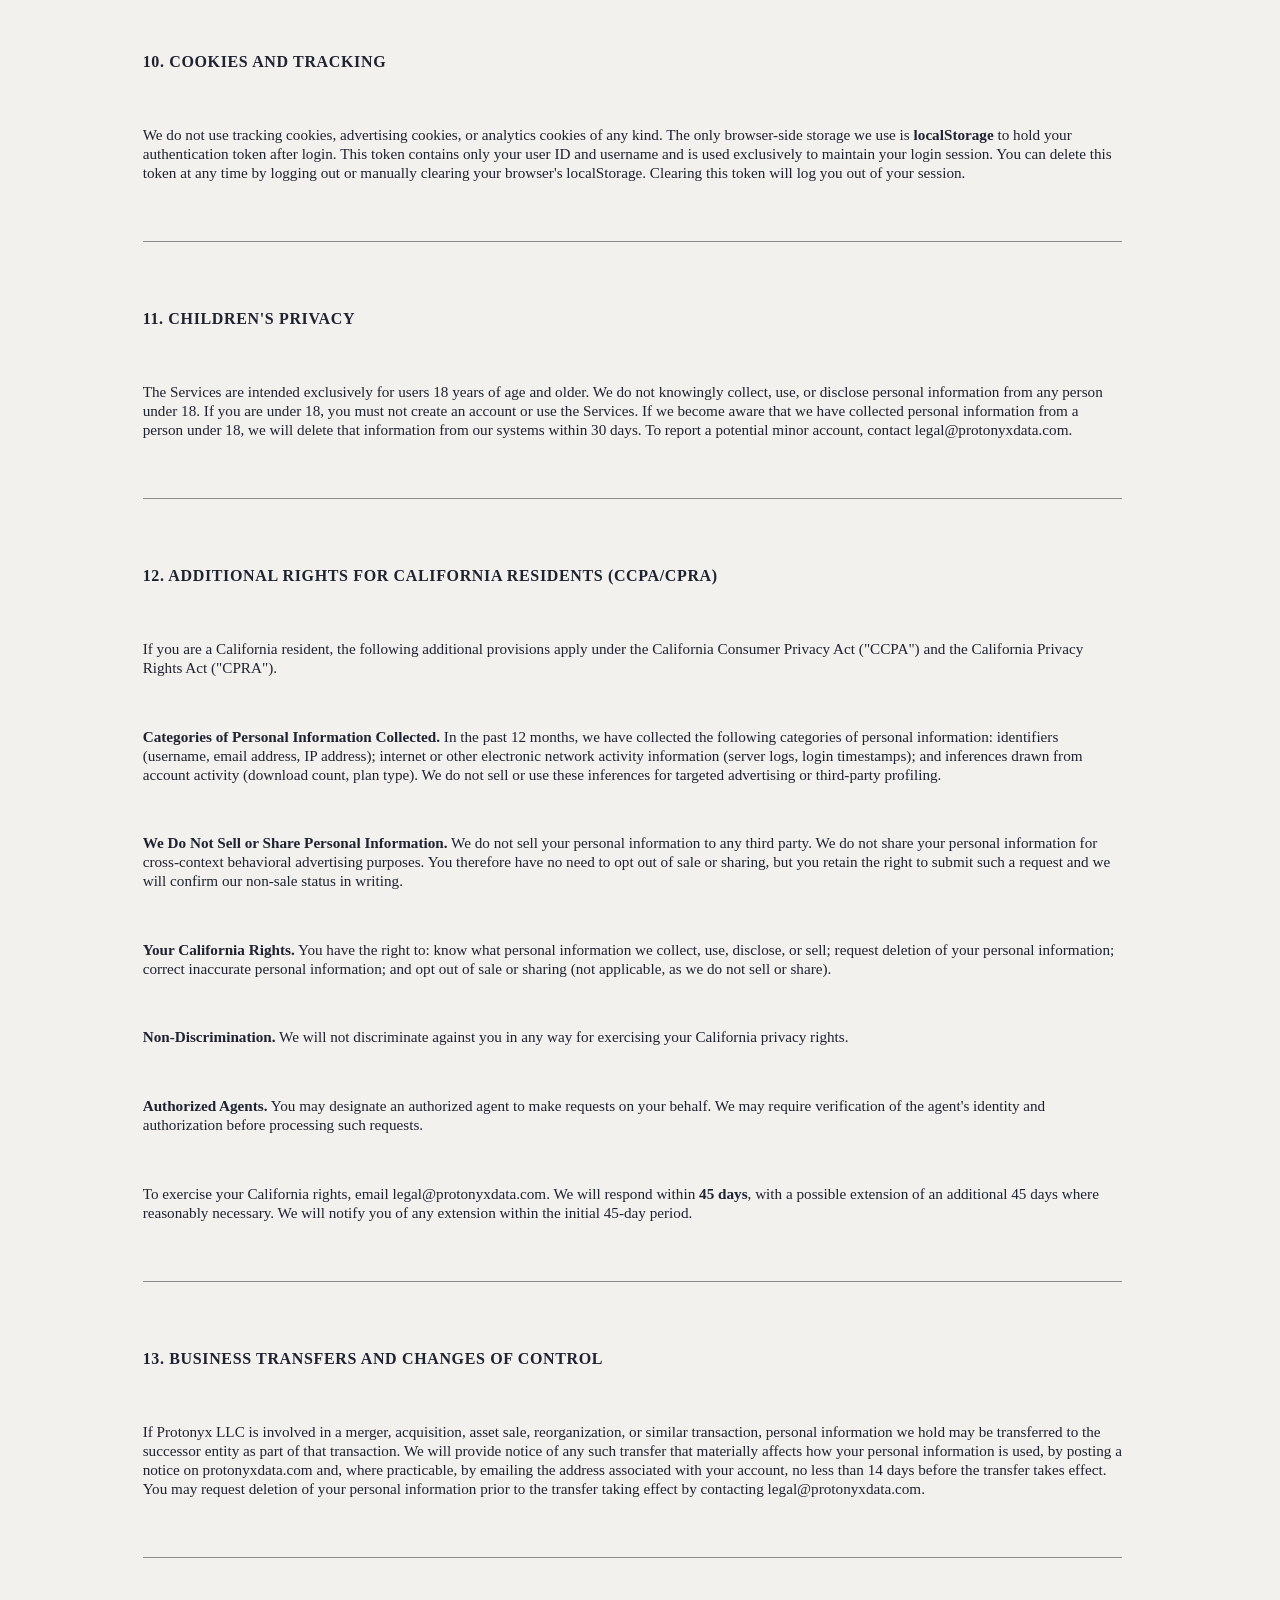
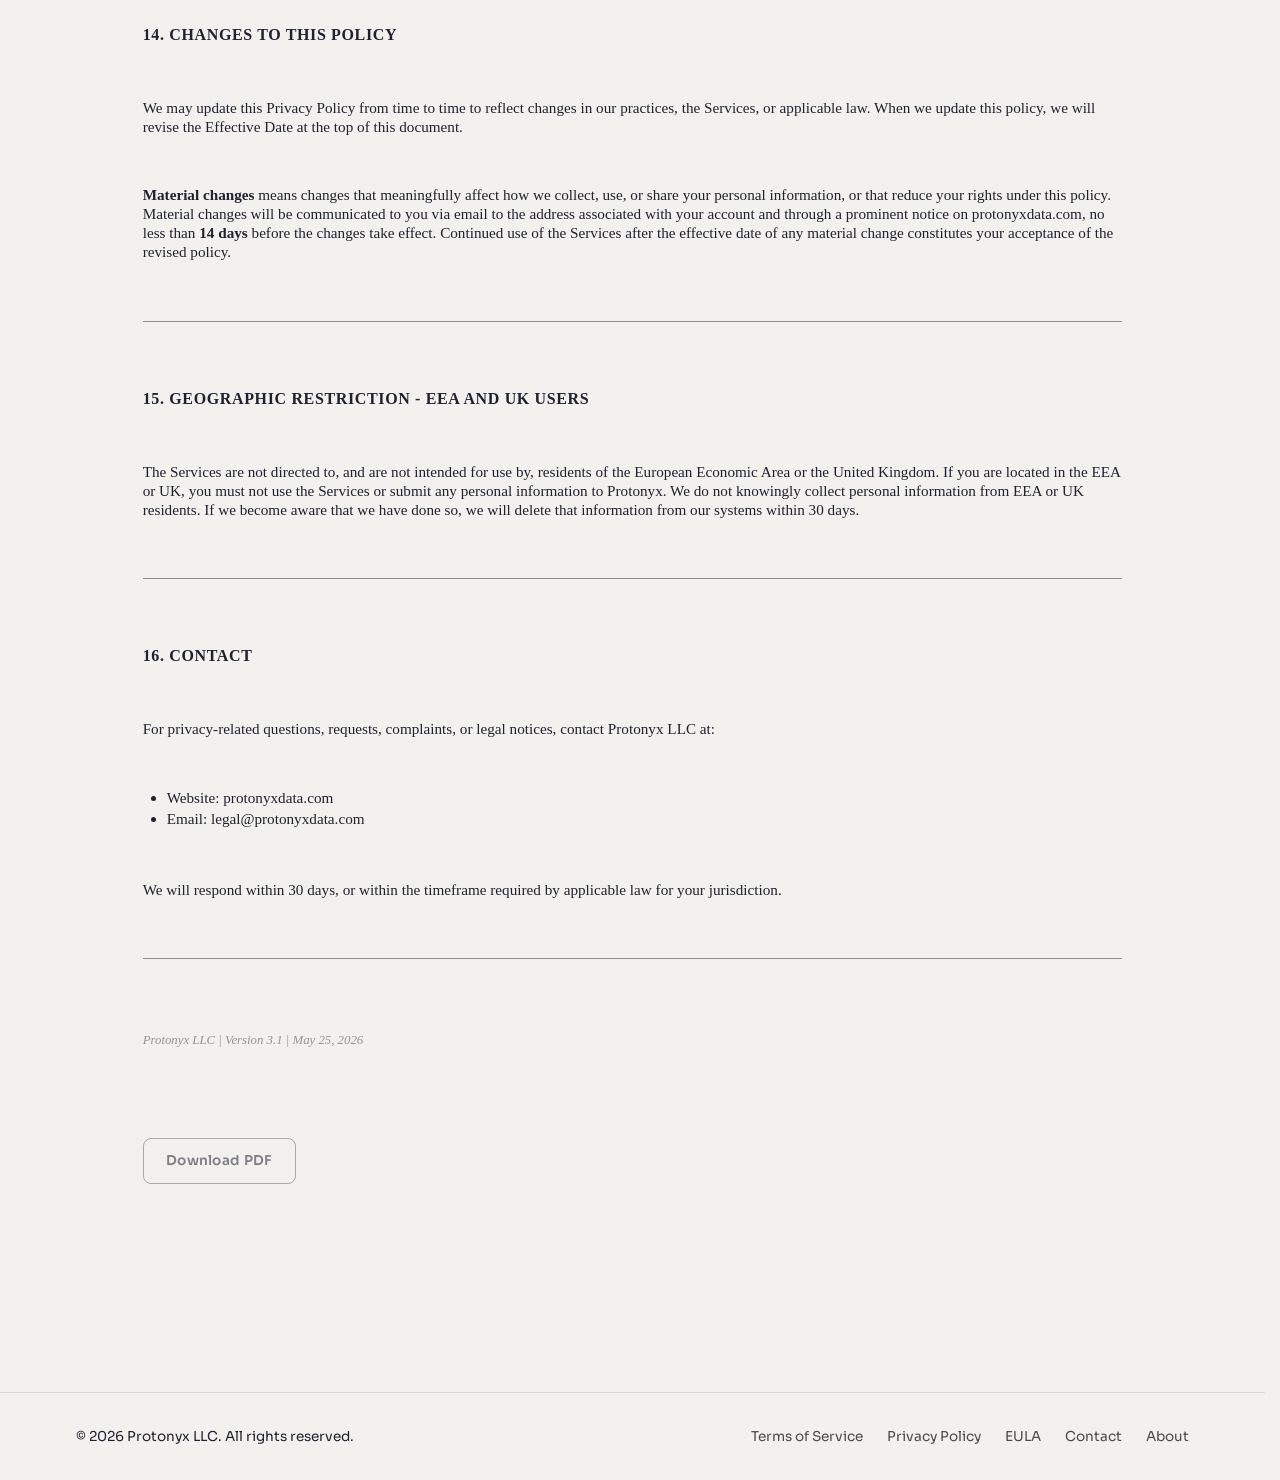
<file: privacy/index.html>
<!DOCTYPE html>
<html lang="en">
<head>
  <meta charset="UTF-8" />
  <meta name="viewport" content="width=device-width, initial-scale=1.0" />
  <link rel="icon" type="image/png" href="../assets/product/vector/vector_small.png">
  <link rel="stylesheet" href="../style.css" />
  <link href="https://fonts.googleapis.com/css2?family=Sora:wght@600&display=swap" rel="stylesheet">
  <title>Privacy Policy | Protonyx</title>
</head>
<body>

  <nav class="navbar">
    <div class="navbar-logo">
      <a href="/">
        <img
          id="navbarLogo"
          src="../assets/company/protonyx_full_white.png"
          alt="Protonyx logo"
        >
      </a>
    </div>
    <div class="navbar-actions">
      <a href="/auth/index.html?mode=signup" class="navbar-signup-link guest-only">Create Account</a>
      <span class="navbar-plan-badge pro-only">Professional</span>
      <a href="/account/index.html" class="navbar-profile-icon auth-only" aria-label="Account">
        <svg viewBox="0 0 24 24" fill="none" stroke="currentColor" stroke-width="2" stroke-linecap="round" stroke-linejoin="round" aria-hidden="true">
          <circle cx="12" cy="8" r="4"></circle>
          <path d="M4 21c0-4 4-7 8-7s8 3 8 7"></path>
        </svg>
      </a>
      <button class="navbar-menu-button" aria-label="Open menu">
        <span></span>
        <span></span>
      </button>
    </div>
  </nav>

  <section class="products-hero">
    <div class="products-hero-inner">
      <p class="products-label">Privacy Policy</p>
    </div>
  </section>

  <section class="intro-section">
    <div class="section-shell tos-content" style="max-width: 1400px; margin: 0 auto; padding: 5rem 6% 6rem;">

      <p class="tos-meta"><strong>Effective Date:</strong> May 25, 2026 &nbsp;&bull;&nbsp; <strong>Version:</strong> 3.1</p>

      <hr>

      <h2>Overview</h2>
      <p>Protonyx LLC ("Protonyx," "we," "us," or "our") operates the website protonyxdata.com and the Vector desktop application (collectively, the "Services"). This Privacy Policy explains what personal information we collect, how we use it, with whom we share it, and your rights regarding that information.</p>
      <p>We built Vector with a local-first architecture by design: your portfolio data never leaves your device. This policy reflects that commitment.</p>
      <p>This Privacy Policy applies to users in the United States. The Services are not directed to, and are not available to, residents of the European Economic Area or the United Kingdom. Jurisdiction-specific rights for California residents are addressed in Section 12.</p>

      <hr>

      <h2>1. Who This Policy Applies To</h2>
      <p>This policy applies to all users of protonyxdata.com and the Vector desktop application. <strong>You must be at least 18 years old to create a Protonyx account or use the Services.</strong> The Services are intended solely for users located in the United States. Users located in the European Economic Area or the United Kingdom are not permitted to use the Services and should not submit any personal information to Protonyx.</p>
      <p>We do not knowingly collect personal information from anyone under 18 or from residents of the EEA or UK. If we learn that we have collected personal information from either group, we will delete it from our systems within 30 days. If you believe a minor has created an account, contact us immediately at legal@protonyxdata.com.</p>

      <hr>

      <h2>2. Information We Collect</h2>

      <h3>2a. Information You Provide Directly</h3>
      <p>When you create a Protonyx account, we collect:</p>
      <ul>
        <li><strong>Username</strong></li>
        <li><strong>Email address</strong></li>
        <li><strong>Password</strong> - stored exclusively as a bcrypt hash (cost factor 10). We never store, transmit, or have access to your plaintext password at any point.</li>
      </ul>
      <p>We also record the following automatically upon account activity:</p>
      <ul>
        <li>Account creation date</li>
        <li>Last login timestamp</li>
        <li>Download count (number of times you have downloaded Vector)</li>
        <li>Plan type (free or pro)</li>
        <li>Beta access status</li>
      </ul>
      <p>We collect only the personal information necessary to operate the Services and fulfill the purposes described in this policy. We do not collect your legal name, phone number, physical address, payment card details, or any financial account information at signup. If payment processing is added in the future, this Privacy Policy will be updated and users will be notified before that change takes effect.</p>

      <h3>2b. Information Collected Automatically</h3>
      <p><strong>Website (protonyxdata.com):</strong> We do not use Google Analytics, Meta Pixel, or any third-party tracking or analytics scripts. We do not set advertising cookies. We do not build behavioral profiles of visitors.</p>
      <p><strong>Do Not Track:</strong> We do not track users across third-party websites and therefore do not alter our data practices in response to browser Do Not Track signals, as we do not engage in cross-site tracking.</p>
      <p><strong>Authentication token:</strong> When you log in, a JSON Web Token (JWT) is stored in your browser's localStorage. This token identifies your session and contains only your user ID and username. It is not a tracking mechanism and is not shared with any third party. Tokens expire automatically after 7 days.</p>
      <p><strong>Server logs:</strong> Our hosting infrastructure may generate standard server access logs (IP address, timestamp, HTTP method, request path, response code). These logs are used solely for security monitoring and infrastructure debugging. We do not use server logs for marketing, advertising, or user profiling. We retain server logs for no longer than <strong>90 days</strong>, after which they are automatically deleted.</p>

      <h3>2c. Information the Desktop Application Does NOT Transmit</h3>
      <p>The Vector desktop application stores all of the following locally on your device only. None of it is ever transmitted to Protonyx:</p>
      <ul>
        <li>Your investment positions (tickers, share counts, cost basis)</li>
        <li>Portfolio analytics results</li>
        <li>Lens engine output and history</li>
        <li>Application settings and preferences</li>
        <li>Cached market data</li>
      </ul>
      <p>The application does make outbound requests to third-party market data providers (see Section 4) containing only ticker symbols. No account credentials, personal information, or device identifiers are included in those requests.</p>

      <h3>2d. Automated Processing and the Lens Engine</h3>
      <p>The Lens engine within Vector analyzes your portfolio data using predetermined mathematical rules and thresholds to generate diagnostic output. This processing occurs entirely on your local device; the inputs and outputs are never transmitted to Protonyx. The Lens engine does not constitute automated decision-making that produces legal or similarly significant effects, as all decisions remain solely with you as the user. Protonyx does not use Lens engine output for profiling, marketing, or any purpose other than presenting results to you within the application.</p>

      <hr>

      <h2>3. How We Use Your Information</h2>
      <p>We process your personal information only for the following specific, defined purposes:</p>
      <table>
        <thead>
          <tr>
            <th>Purpose</th>
            <th>Description</th>
          </tr>
        </thead>
        <tbody>
          <tr>
            <td>Account creation and authentication</td>
            <td>To create and maintain your account and verify your identity on login</td>
          </tr>
          <tr>
            <td>Email verification</td>
            <td>To confirm your email address is valid via a one-time verification link</td>
          </tr>
          <tr>
            <td>Password reset</td>
            <td>To send a secure reset link when you request one</td>
          </tr>
          <tr>
            <td>Transactional email</td>
            <td>To send account-related communications via our email provider, Resend</td>
          </tr>
          <tr>
            <td>Download tracking</td>
            <td>To record how many times you have downloaded Vector, visible to you on your account page</td>
          </tr>
          <tr>
            <td>Security monitoring and fraud prevention</td>
            <td>To detect and respond to unauthorized access, abuse, or security threats</td>
          </tr>
          <tr>
            <td>Service improvement</td>
            <td>Aggregate, non-identifiable operational data may be used to improve the Services</td>
          </tr>
        </tbody>
      </table>
      <p>We do not use your personal information for advertising, behavioral profiling, or sale to any third party under any circumstances.</p>

      <hr>

      <h2>4. Third-Party Service Providers</h2>
      <p>We work with a small, defined set of third-party service providers to operate the Services. These are the only external parties that may receive any data:</p>
      <table>
        <thead>
          <tr>
            <th>Service</th>
            <th>Purpose</th>
            <th>Data Shared</th>
            <th>DPA in Place</th>
          </tr>
        </thead>
        <tbody>
          <tr>
            <td><strong>Resend</strong></td>
            <td>Transactional email (verification, password reset, welcome)</td>
            <td>Email address and username</td>
            <td>Yes</td>
          </tr>
          <tr>
            <td><strong>Yahoo Finance (via yfinance)</strong></td>
            <td>Market data retrieval by the desktop application</td>
            <td>Ticker symbols only - no personal data</td>
            <td>N/A</td>
          </tr>
          <tr>
            <td><strong>Stripe</strong> (planned - not yet active; policy will be updated and users notified before activation)</td>
            <td>Payment processing for Pro plan</td>
            <td>Payment details handled directly by Stripe under Stripe's own privacy policy</td>
            <td>To be executed prior to activation</td>
          </tr>
        </tbody>
      </table>
      <p>We do not sell, rent, share, or otherwise disclose your personal information to any party not listed in this section, except as required by law or legal process (see Section 8), or as necessary to protect the rights, property, or safety of Protonyx, our users, or the public.</p>

      <hr>

      <h2>5. Data Storage and Security</h2>
      <p><strong>Account data</strong> is stored in a PostgreSQL database. All data in transit between your browser or application and Protonyx servers is encrypted using TLS. Passwords are hashed using bcrypt and are never stored or transmitted in plaintext. Authentication tokens are cryptographically signed and expire after 7 days.</p>
      <p><strong>Portfolio data</strong> is stored exclusively on your local device under your operating system's application data directory. Protonyx has no access to this data under any circumstances.</p>
      <p>We implement and maintain the following technical and organizational security measures:</p>
      <ul>
        <li>TLS encryption for all data in transit</li>
        <li>Bcrypt password hashing (cost factor 10)</li>
        <li>Signed, expiring authentication tokens</li>
        <li>Access controls limiting database access to authorized personnel only</li>
        <li>Regular review of access logs for anomalous activity</li>
      </ul>
      <p>No method of electronic transmission or storage is 100% secure. We cannot guarantee absolute security. <strong>In the event of a data breach affecting your personal information, we will notify affected users no later than 30 days after discovery</strong>, or within the timeframe required by applicable state law if shorter, whichever is sooner. Notification will be provided via email to the address associated with your account and, where appropriate, via a notice on protonyxdata.com. We will also notify applicable state or federal regulators as required by law. If you believe your account has been compromised, contact us immediately at legal@protonyxdata.com.</p>

      <hr>

      <h2>6. Data Retention</h2>
      <p>We retain your account data for as long as your account is active. We collect and retain only the minimum information necessary to provide the Services and fulfill the purposes described in this policy. If you request deletion of your account, we will delete your personal information from our active database systems within <strong>30 days</strong> of receiving your request, except where retention is required by applicable law.</p>
      <table>
        <thead>
          <tr>
            <th>Data Type</th>
            <th>Retention Period</th>
          </tr>
        </thead>
        <tbody>
          <tr>
            <td>Account information (username, email, hashed password)</td>
            <td>Duration of account + 30 days post-deletion request</td>
          </tr>
          <tr>
            <td>Server access logs</td>
            <td>90 days</td>
          </tr>
          <tr>
            <td>Email verification tokens</td>
            <td>Single-use; deleted immediately upon use or expiration (24-hour expiry)</td>
          </tr>
          <tr>
            <td>Password reset tokens</td>
            <td>Single-use; deleted immediately upon use or expiration (1-hour expiry)</td>
          </tr>
          <tr>
            <td>Authentication tokens (JWT)</td>
            <td>7-day expiry; revoked on logout</td>
          </tr>
        </tbody>
      </table>

      <hr>

      <h2>7. Your Rights</h2>
      <p>You have the following rights regarding your personal information. To exercise any right, email us at legal@protonyxdata.com. We will respond within <strong>30 days</strong>, or within the timeframe required by applicable law for your jurisdiction.</p>
      <ul>
        <li><strong>Access</strong> - request a copy of the personal data we hold about you</li>
        <li><strong>Correction</strong> - request correction of inaccurate or incomplete data</li>
        <li><strong>Deletion</strong> - request deletion of your account and all associated personal data</li>
        <li><strong>Portability</strong> - request your personal data in a portable, machine-readable format</li>
        <li><strong>Restriction</strong> - request that we restrict processing of your data where: (a) you contest the accuracy of the data; (b) the processing is unlawful but you prefer restriction over deletion; (c) we no longer need the data but you require it for a legal claim; or (d) you have objected to processing pending verification</li>
        <li><strong>Objection</strong> - object to processing of your data for specific purposes, including any profiling</li>
      </ul>
      <p>We will not discriminate against you for exercising any of your privacy rights.</p>

      <hr>

      <h2>8. Law Enforcement and Legal Process</h2>
      <p>We may disclose your personal information to law enforcement, government authorities, or other third parties when we believe in good faith that disclosure is required by applicable law, regulation, or valid legal process (including a subpoena, court order, or search warrant). Where permitted by law, we will attempt to notify you of such a request before disclosing your information. We do not voluntarily provide user data to law enforcement without legal process.</p>

      <hr>

      <h2>9. Third-Party Links</h2>
      <p>The Services or communications from Protonyx may contain links to third-party websites or services. Protonyx is not responsible for the privacy practices or content of those third parties. This Privacy Policy does not apply to any third-party site or service. We encourage you to review the privacy policies of any third-party site you visit.</p>

      <hr>

      <h2>10. Cookies and Tracking</h2>
      <p>We do not use tracking cookies, advertising cookies, or analytics cookies of any kind. The only browser-side storage we use is <strong>localStorage</strong> to hold your authentication token after login. This token contains only your user ID and username and is used exclusively to maintain your login session. You can delete this token at any time by logging out or manually clearing your browser's localStorage. Clearing this token will log you out of your session.</p>

      <hr>

      <h2>11. Children's Privacy</h2>
      <p>The Services are intended exclusively for users 18 years of age and older. We do not knowingly collect, use, or disclose personal information from any person under 18. If you are under 18, you must not create an account or use the Services. If we become aware that we have collected personal information from a person under 18, we will delete that information from our systems within 30 days. To report a potential minor account, contact legal@protonyxdata.com.</p>

      <hr>

      <h2>12. Additional Rights for California Residents (CCPA/CPRA)</h2>
      <p>If you are a California resident, the following additional provisions apply under the California Consumer Privacy Act ("CCPA") and the California Privacy Rights Act ("CPRA").</p>
      <p><strong>Categories of Personal Information Collected.</strong> In the past 12 months, we have collected the following categories of personal information: identifiers (username, email address, IP address); internet or other electronic network activity information (server logs, login timestamps); and inferences drawn from account activity (download count, plan type). We do not sell or use these inferences for targeted advertising or third-party profiling.</p>
      <p><strong>We Do Not Sell or Share Personal Information.</strong> We do not sell your personal information to any third party. We do not share your personal information for cross-context behavioral advertising purposes. You therefore have no need to opt out of sale or sharing, but you retain the right to submit such a request and we will confirm our non-sale status in writing.</p>
      <p><strong>Your California Rights.</strong> You have the right to: know what personal information we collect, use, disclose, or sell; request deletion of your personal information; correct inaccurate personal information; and opt out of sale or sharing (not applicable, as we do not sell or share).</p>
      <p><strong>Non-Discrimination.</strong> We will not discriminate against you in any way for exercising your California privacy rights.</p>
      <p><strong>Authorized Agents.</strong> You may designate an authorized agent to make requests on your behalf. We may require verification of the agent's identity and authorization before processing such requests.</p>
      <p>To exercise your California rights, email legal@protonyxdata.com. We will respond within <strong>45 days</strong>, with a possible extension of an additional 45 days where reasonably necessary. We will notify you of any extension within the initial 45-day period.</p>

      <hr>

      <h2>13. Business Transfers and Changes of Control</h2>
      <p>If Protonyx LLC is involved in a merger, acquisition, asset sale, reorganization, or similar transaction, personal information we hold may be transferred to the successor entity as part of that transaction. We will provide notice of any such transfer that materially affects how your personal information is used, by posting a notice on protonyxdata.com and, where practicable, by emailing the address associated with your account, no less than 14 days before the transfer takes effect. You may request deletion of your personal information prior to the transfer taking effect by contacting legal@protonyxdata.com.</p>

      <hr>

      <h2>14. Changes to This Policy</h2>
      <p>We may update this Privacy Policy from time to time to reflect changes in our practices, the Services, or applicable law. When we update this policy, we will revise the Effective Date at the top of this document.</p>
      <p><strong>Material changes</strong> means changes that meaningfully affect how we collect, use, or share your personal information, or that reduce your rights under this policy. Material changes will be communicated to you via email to the address associated with your account and through a prominent notice on protonyxdata.com, no less than <strong>14 days</strong> before the changes take effect. Continued use of the Services after the effective date of any material change constitutes your acceptance of the revised policy.</p>

      <hr>

      <h2>15. Geographic Restriction - EEA and UK Users</h2>
      <p>The Services are not directed to, and are not intended for use by, residents of the European Economic Area or the United Kingdom. If you are located in the EEA or UK, you must not use the Services or submit any personal information to Protonyx. We do not knowingly collect personal information from EEA or UK residents. If we become aware that we have done so, we will delete that information from our systems within 30 days.</p>

      <hr>

      <h2>16. Contact</h2>
      <p>For privacy-related questions, requests, complaints, or legal notices, contact Protonyx LLC at:</p>
      <ul>
        <li>Website: protonyxdata.com</li>
        <li>Email: legal@protonyxdata.com</li>
      </ul>
      <p>We will respond within 30 days, or within the timeframe required by applicable law for your jurisdiction.</p>

      <hr>

      <p class="tos-footer">Protonyx LLC | Version 3.1 | May 25, 2026</p>

      <div style="margin-top: 2.5rem;">
        <a href="/legal/pp.pdf" download="Protonyx-Privacy-Policy.pdf" class="btn-outline-gray">Download PDF</a>
      </div>

    </div>
  </section>

  <div class="menu-overlay" id="menuOverlay">
    <div class="menu-overlay-inner">
      <div class="menu-overlay-header">
        <div class="menu-overlay-brand">
          <img src="../assets/company/protonyx_full_white.png" alt="Protonyx logo">
        </div>
        <button class="menu-close-button" id="menuCloseButton" aria-label="Close menu">×</button>
      </div>
      <div class="menu-overlay-content">
        <div class="menu-column">
          <p class="menu-label">Navigation</p>
          <a href="/" class="menu-link-reveal">Home</a>
          <a href="/#plans" class="menu-link-reveal">Plans</a>
          <a href="/about" class="menu-link-reveal">About</a>
          <a href="/contact" class="menu-link-reveal">Contact</a>
          <button type="button" class="menu-logout-button auth-only" data-logout>Logout</button>
        </div>

        <div class="menu-column">
          <p class="menu-label">Account</p>
          <a href="/auth/index.html?mode=signup" class="menu-link-reveal guest-only">Create Account</a>
          <a href="/auth/index.html" class="menu-link-reveal guest-only">Login</a>
          <a href="/account/index.html" class="menu-link-reveal auth-only">Profile</a>
          <a href="https://github.com/Matthew-Goley/Protonyx-Vector-Download/releases/latest" data-download class="menu-link-reveal">Download</a>
        </div>
      </div>
    </div>
  </div>

  <footer class="site-footer">
    <div class="footer-top">
      <p>&copy; 2026 Protonyx LLC. All rights reserved.</p>
      <nav class="footer-links">
        <a href="/tos">Terms of Service</a>
        <a href="/privacy">Privacy Policy</a>
        <a href="/eula">EULA</a>
        <a href="/contact">Contact</a>
        <a href="/about">About</a>
      </nav>
    </div>
  </footer>

  <script src="../script.js"></script>
  <script src="../auth/auth.js"></script>
  <script>checkAuth();</script>
</body>
</html>
</file>
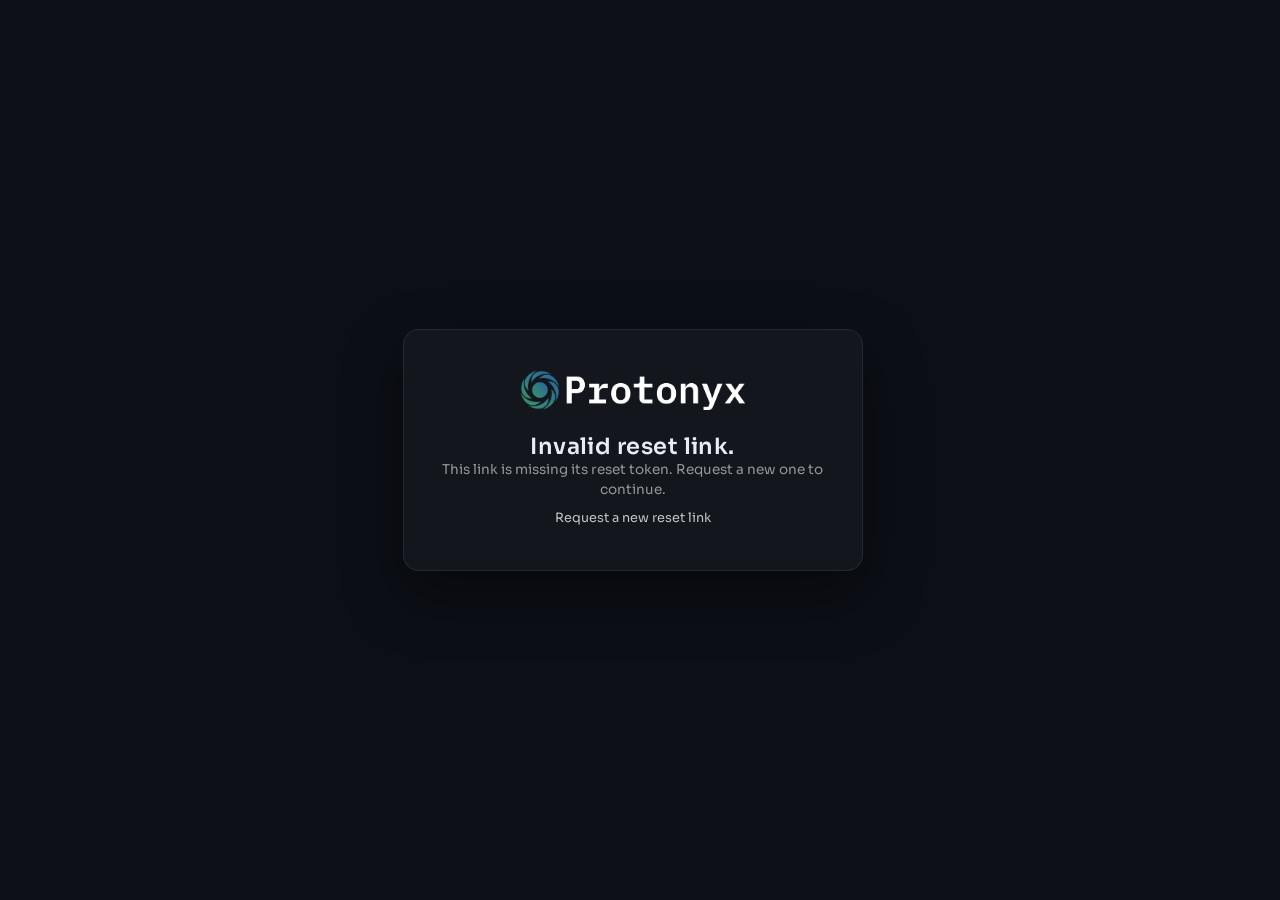
<file: reset-password/index.html>
<!DOCTYPE html>
<html lang="en">
<head>
  <meta charset="UTF-8" />
  <meta name="viewport" content="width=device-width, initial-scale=1.0" />
  <link rel="icon" type="image/png" href="../assets/product/vector/vector_small.png">
  <link rel="stylesheet" href="../style.css" />
  <link href="https://fonts.googleapis.com/css2?family=Sora:wght@400;600&display=swap" rel="stylesheet">
  <title>Reset password | Protonyx</title>
  <style>
    .reset-card {
      width: 100%;
      max-width: 460px;
      background: rgba(255, 255, 255, 0.03);
      border: 1px solid rgba(255, 255, 255, 0.08);
      border-radius: 16px;
      padding: 2.5rem 2rem;
      display: flex;
      flex-direction: column;
      gap: 1.25rem;
      box-shadow: 0 24px 60px rgba(0, 0, 0, 0.4);
    }

    .reset-logo {
      height: 40px;
      width: auto;
      display: block;
      margin: 0 auto 0.25rem;
    }

    .reset-title {
      margin: 0;
      font-family: 'Sora', sans-serif;
      font-size: 1.4rem;
      font-weight: 600;
      color: #e7ebf3;
      letter-spacing: 0.02em;
      text-align: center;
    }

    .reset-subtitle {
      margin: 0;
      font-family: 'Sora', sans-serif;
      font-size: 0.85rem;
      line-height: 1.5;
      color: rgba(255, 255, 255, 0.55);
      text-align: center;
    }

    .reset-form {
      display: flex;
      flex-direction: column;
      gap: 1rem;
    }

    .reset-back-link {
      text-align: center;
      font-size: 0.8rem;
      font-family: 'Sora', sans-serif;
      color: rgba(255, 255, 255, 0.55);
    }

    .reset-back-link a {
      color: rgba(255, 255, 255, 0.75);
      text-decoration: none;
    }

    .reset-back-link a:hover {
      color: white;
    }
  </style>
</head>
<body class="auth-body">

  <main class="reset-card" role="main">
    <a href="../index.html" aria-label="Protonyx home">
      <img src="../assets/company/protonyx_full_white.png" alt="Protonyx logo" class="reset-logo">
    </a>

    <div id="resetState"></div>
  </main>

  <script src="../auth/auth.js"></script>
  <script>
    const stateEl = document.getElementById("resetState");
    const token = new URLSearchParams(window.location.search).get("token");

    function renderInvalidLink() {
      stateEl.innerHTML = `
        <h1 class="reset-title">Invalid reset link.</h1>
        <p class="reset-subtitle">This link is missing its reset token. Request a new one to continue.</p>
        <p class="reset-back-link" style="margin-top:0.5rem;">
          <a href="../forgot-password/index.html">Request a new reset link</a>
        </p>
      `;
    }

    function renderForm() {
      stateEl.innerHTML = `
        <h1 class="reset-title">Set a new password</h1>
        <p class="reset-subtitle">Choose a new password for your Protonyx account.</p>

        <form class="reset-form" id="resetForm" autocomplete="on" novalidate>
          <div class="auth-field">
            <label for="newPassword">New password</label>
            <input type="password" id="newPassword" name="newPassword" autocomplete="new-password" required>
          </div>
          <div class="auth-field">
            <label for="confirmPassword">Confirm password</label>
            <input type="password" id="confirmPassword" name="confirmPassword" autocomplete="new-password" required>
          </div>
          <p class="auth-message" id="resetMessage" aria-live="polite"></p>
          <button type="submit" class="auth-submit" id="resetSubmit">Reset password</button>
        </form>

        <p class="reset-back-link">
          <a href="../auth/index.html">← Back to login</a>
        </p>
      `;

      const form = document.getElementById("resetForm");
      const newPwInput = document.getElementById("newPassword");
      const confirmInput = document.getElementById("confirmPassword");
      const messageEl = document.getElementById("resetMessage");
      const submitBtn = document.getElementById("resetSubmit");

      function setMessage(text, kind) {
        messageEl.textContent = text || "";
        messageEl.classList.remove("error", "success");
        if (kind) messageEl.classList.add(kind);
      }

      form.addEventListener("submit", async (e) => {
        e.preventDefault();
        const newPassword = newPwInput.value;
        const confirmPassword = confirmInput.value;

        if (!newPassword || !confirmPassword) {
          setMessage("Please fill in both password fields.", "error");
          return;
        }

        if (newPassword !== confirmPassword) {
          setMessage("Passwords do not match.", "error");
          return;
        }

        submitBtn.disabled = true;
        setMessage("Resetting password…", null);

        try {
          const response = await fetch(`${API_URL}/reset-password`, {
            method: "POST",
            headers: { "Content-Type": "application/json" },
            body: JSON.stringify({ token, newPassword }),
          });

          const data = await response.json().catch(() => ({}));

          if (!response.ok || !data.success) {
            const msg = (data && (data.message || data.error)) || "Unable to reset password.";
            setMessage(msg, "error");
            submitBtn.disabled = false;
            return;
          }

          renderSuccess();
        } catch (err) {
          setMessage("Unable to reach server. Please try again.", "error");
          submitBtn.disabled = false;
        }
      });
    }

    function renderSuccess() {
      stateEl.innerHTML = `
        <h1 class="reset-title">Password reset successfully.</h1>
        <p class="reset-subtitle">You can now sign in with your new password.</p>
        <p class="reset-back-link" style="margin-top:0.5rem;">
          <a href="../auth/index.html">Go to sign in</a>
        </p>
      `;
    }

    if (!token) {
      renderInvalidLink();
    } else {
      renderForm();
    }
  </script>
</body>
</html>
</file>
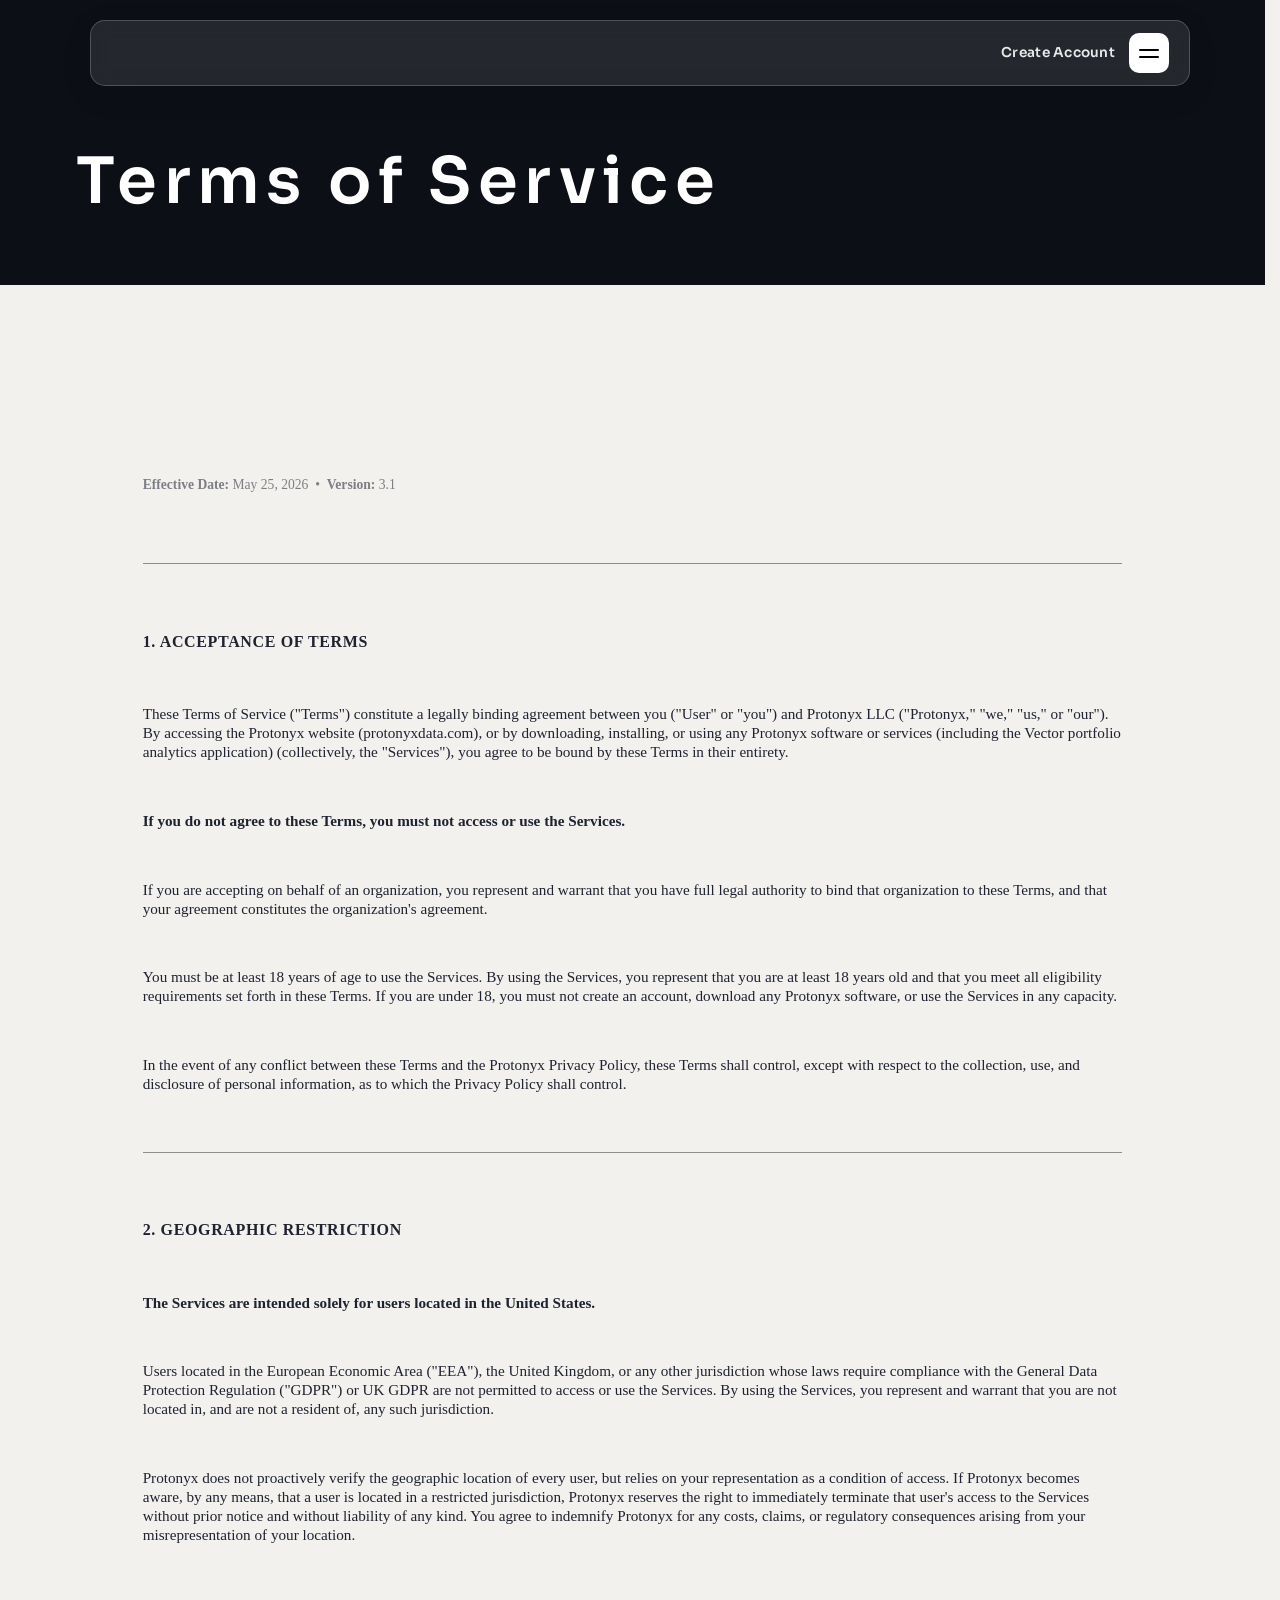
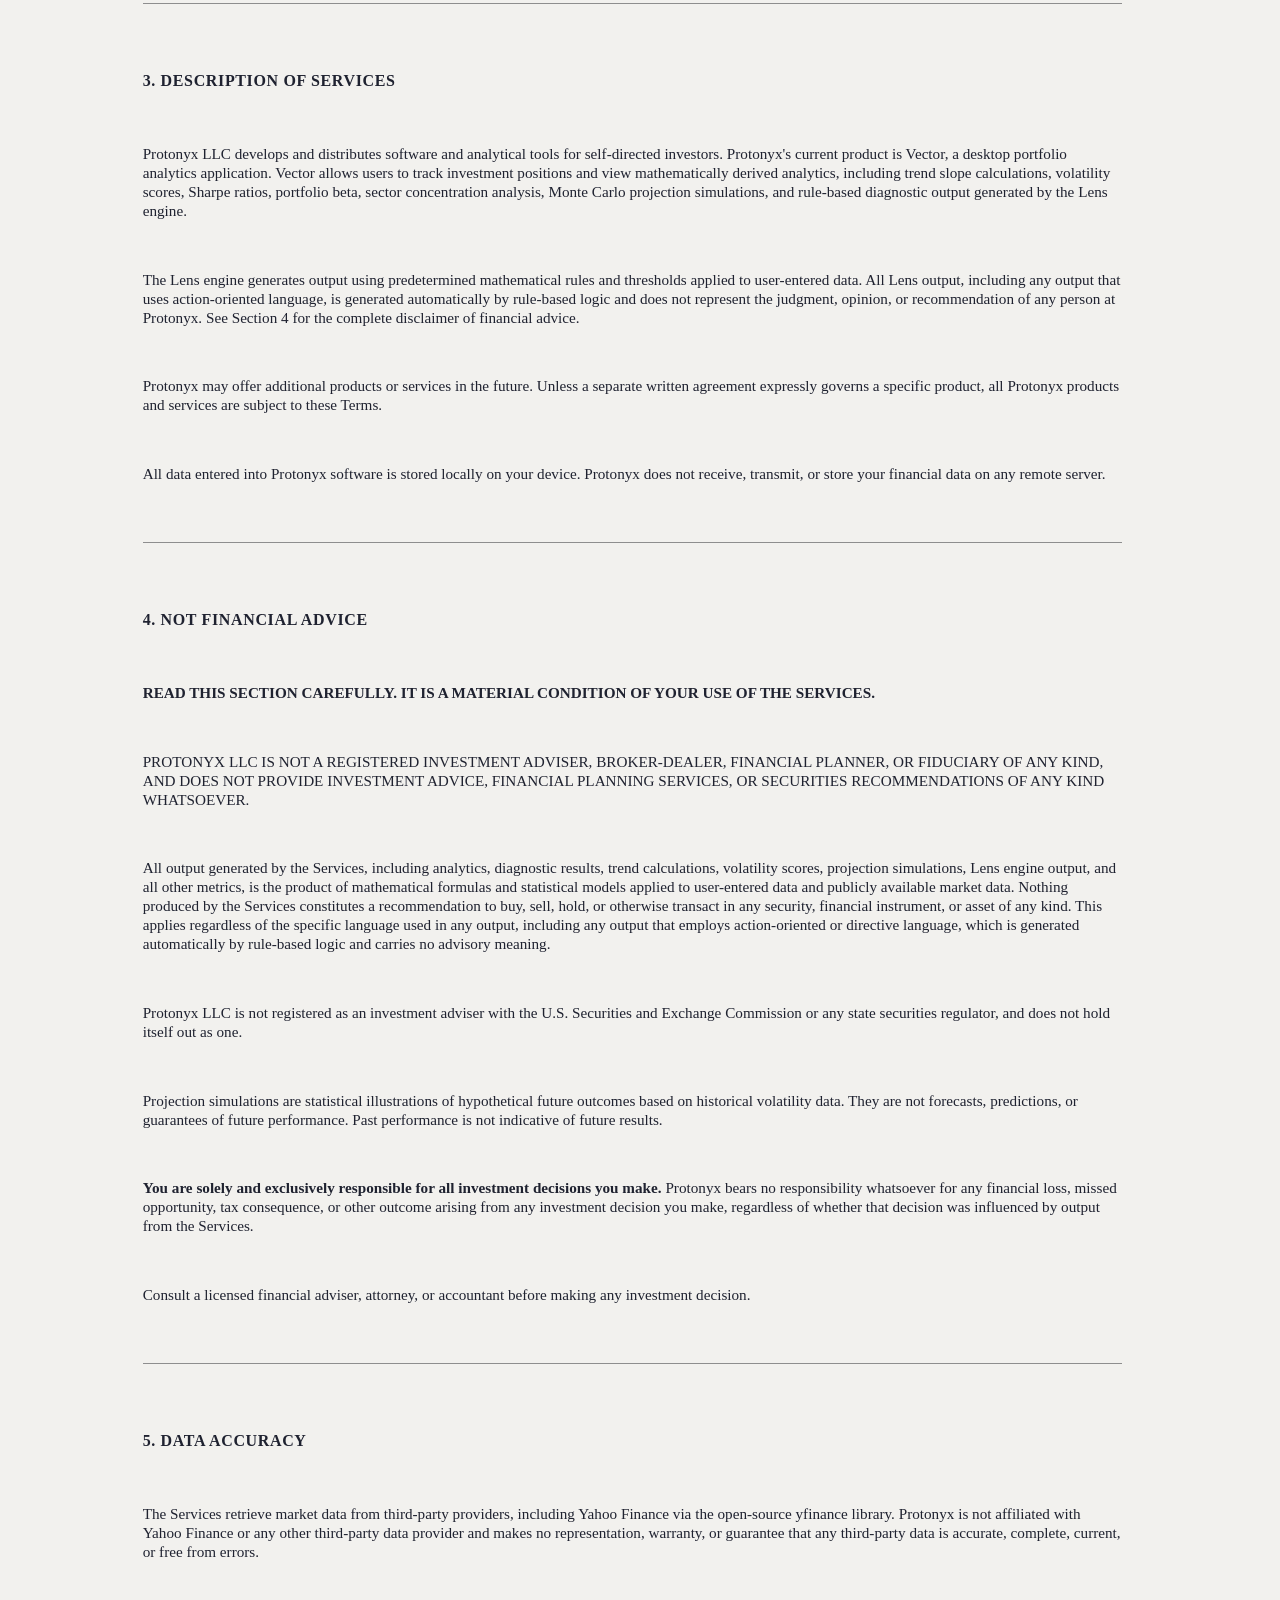
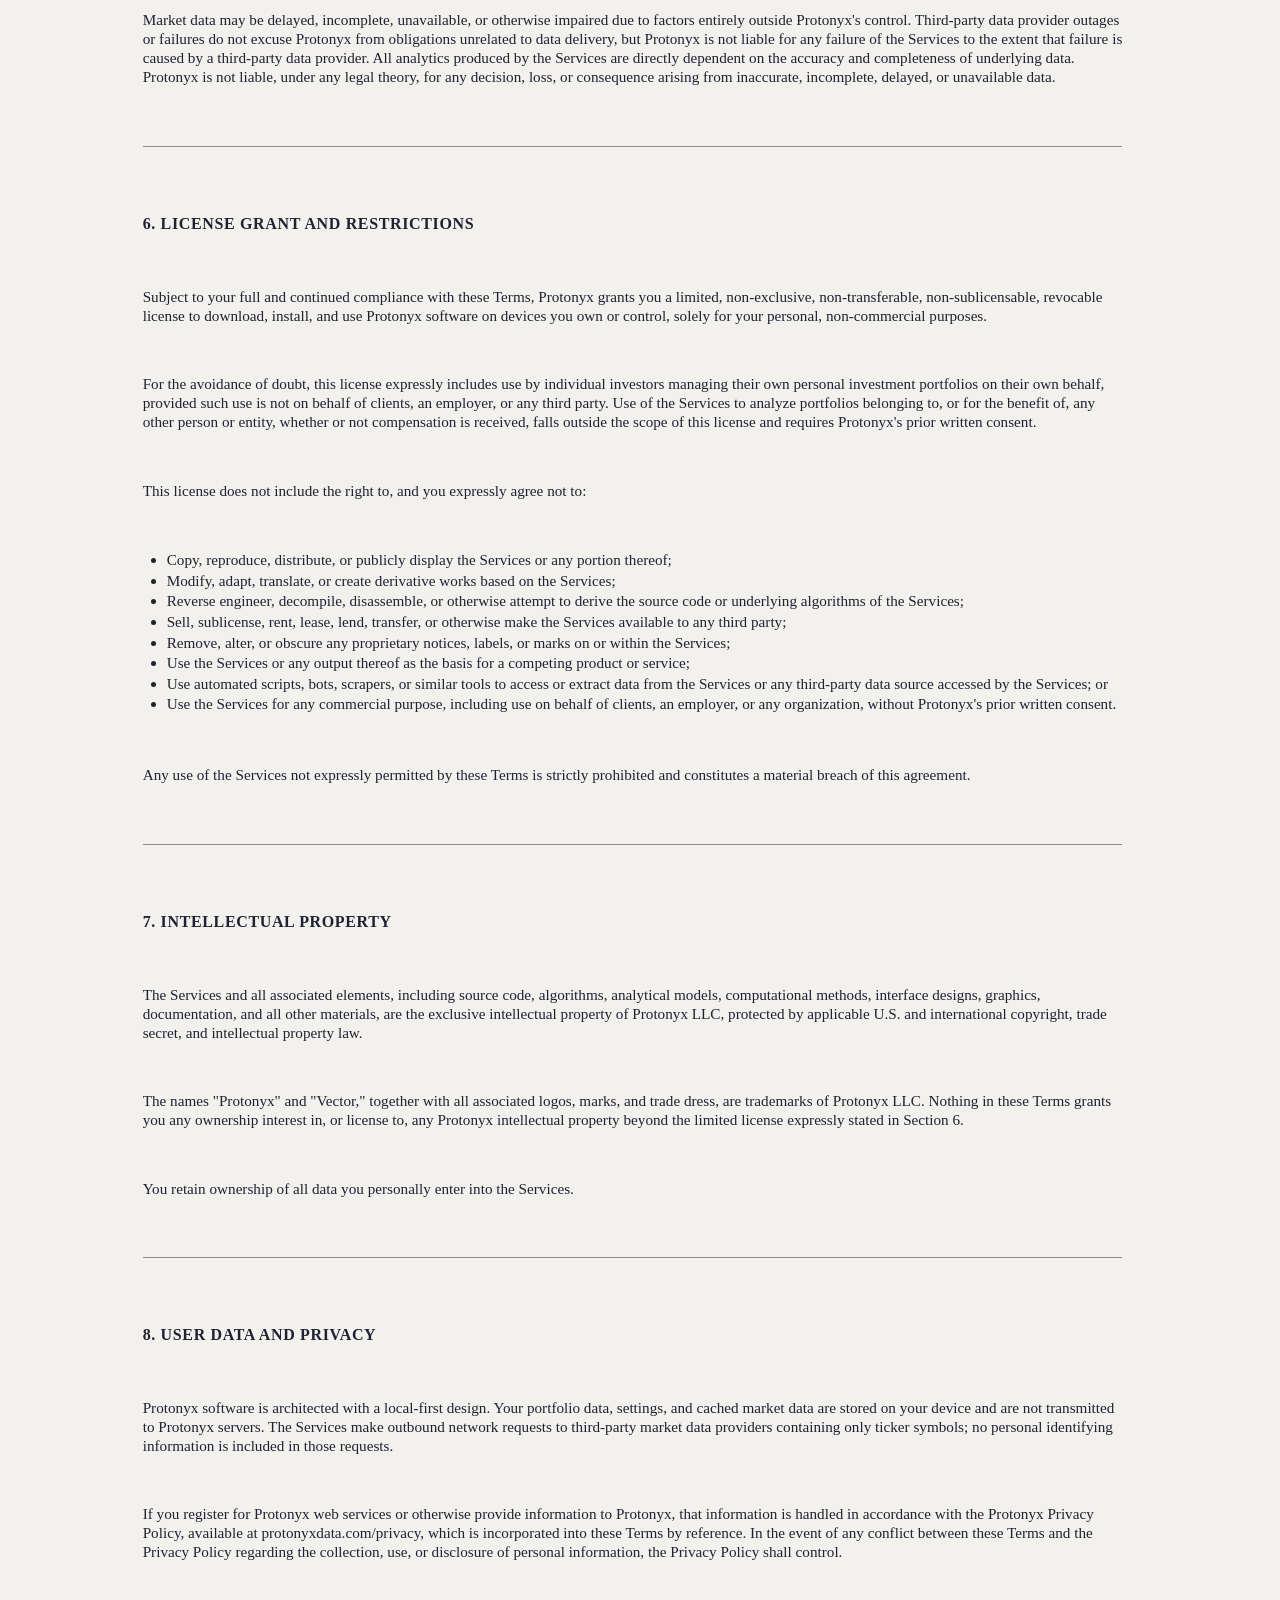
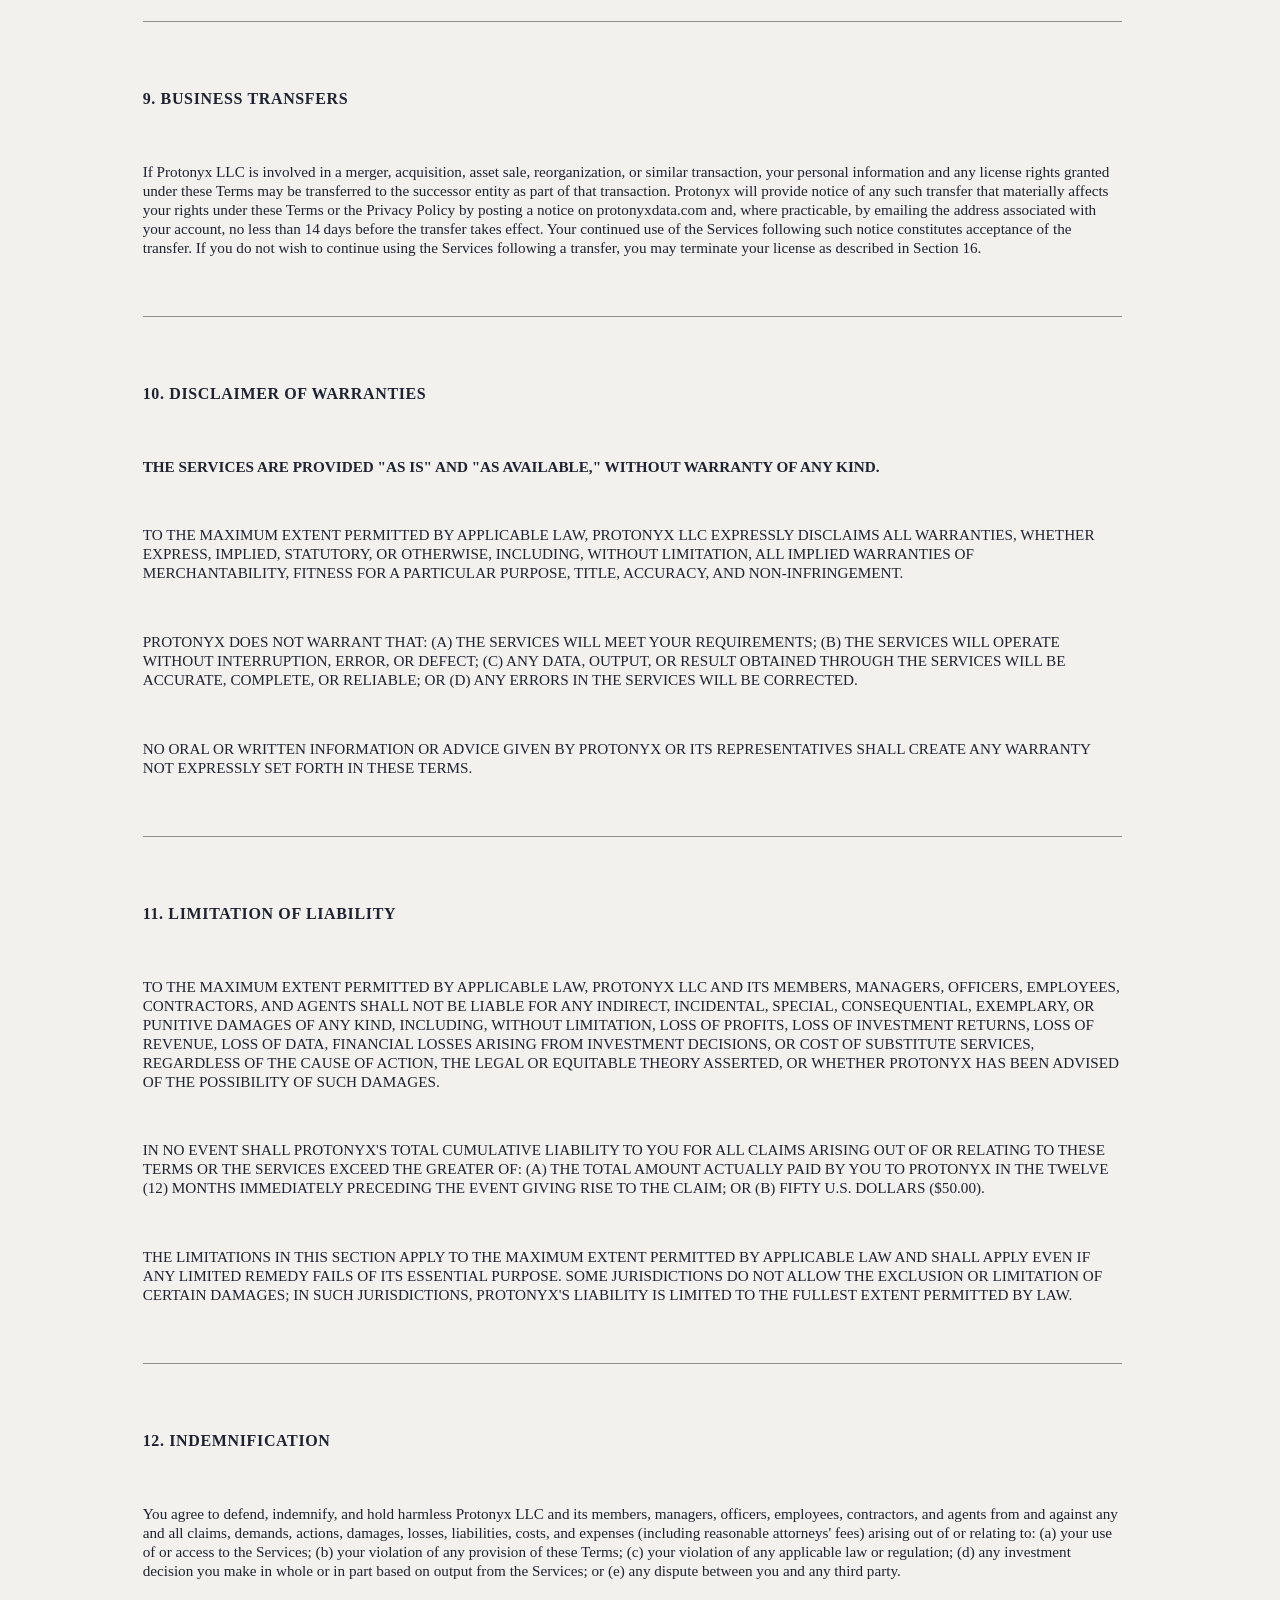
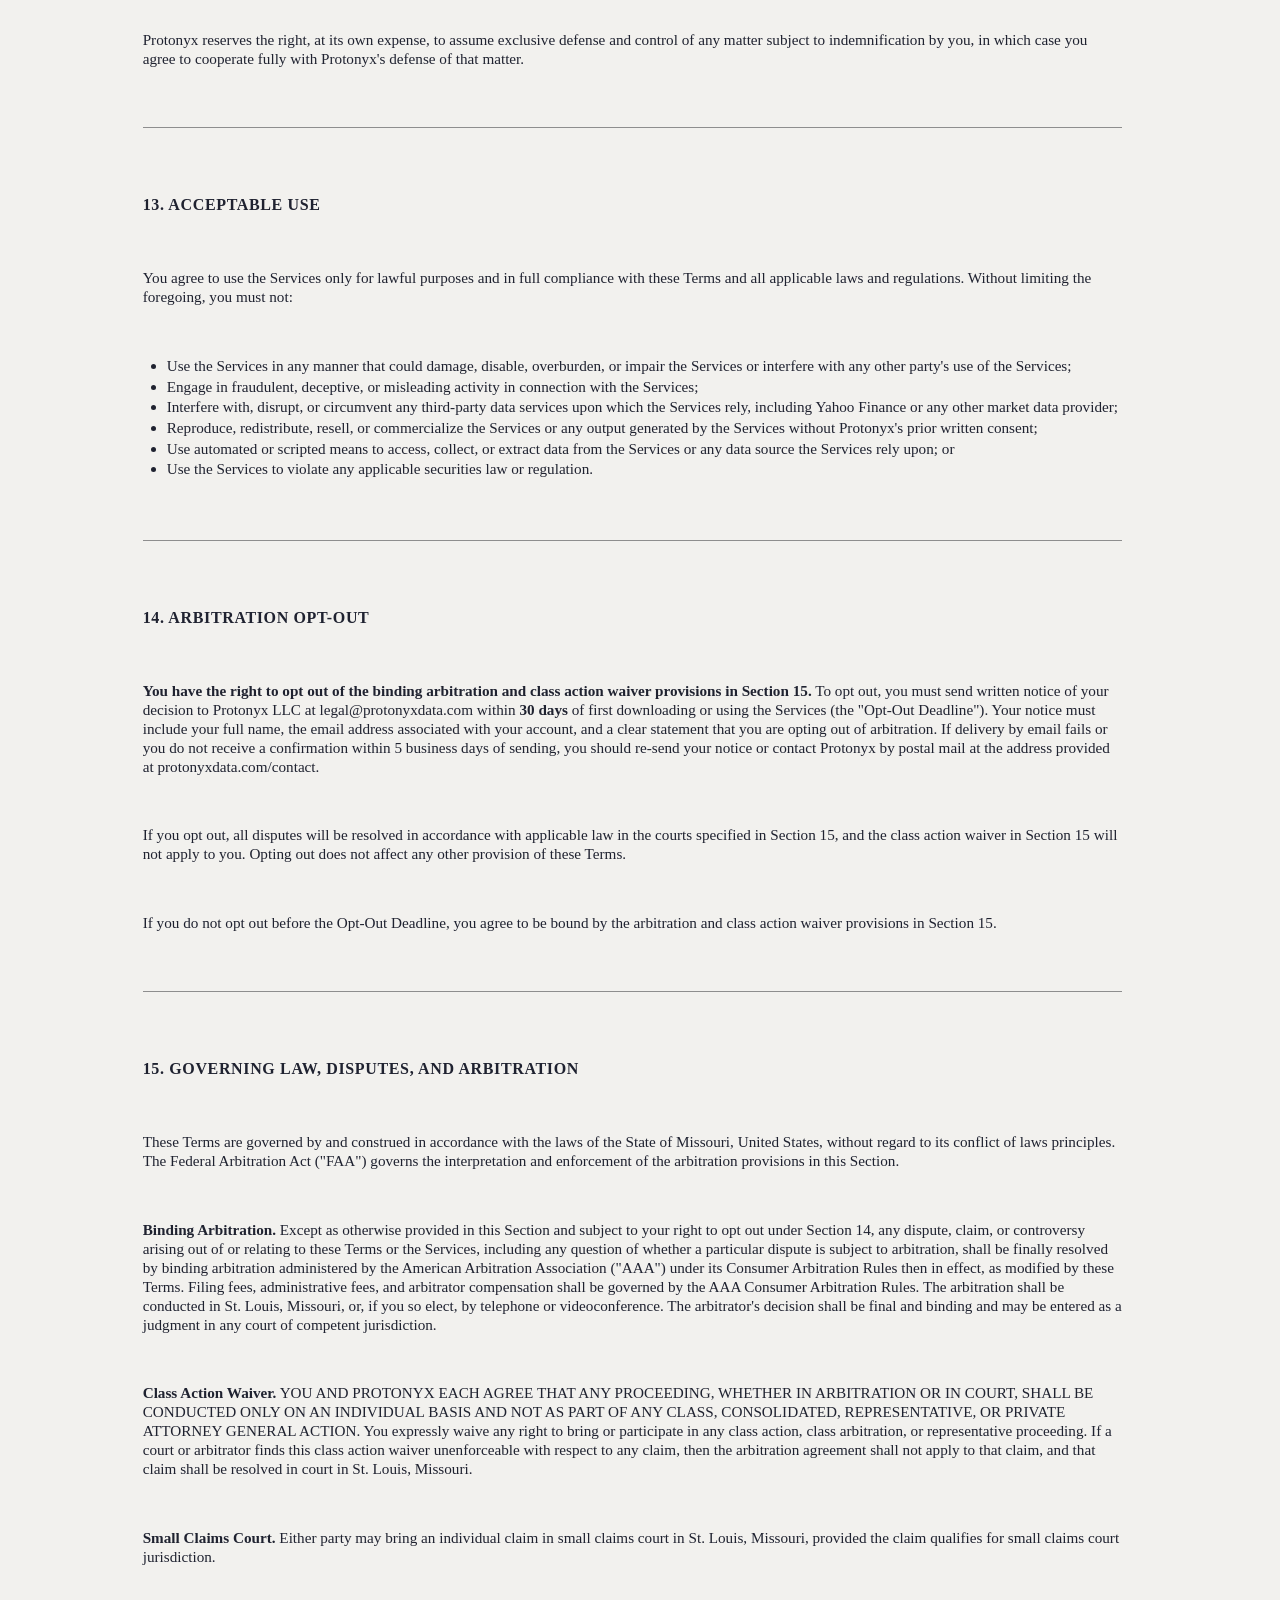
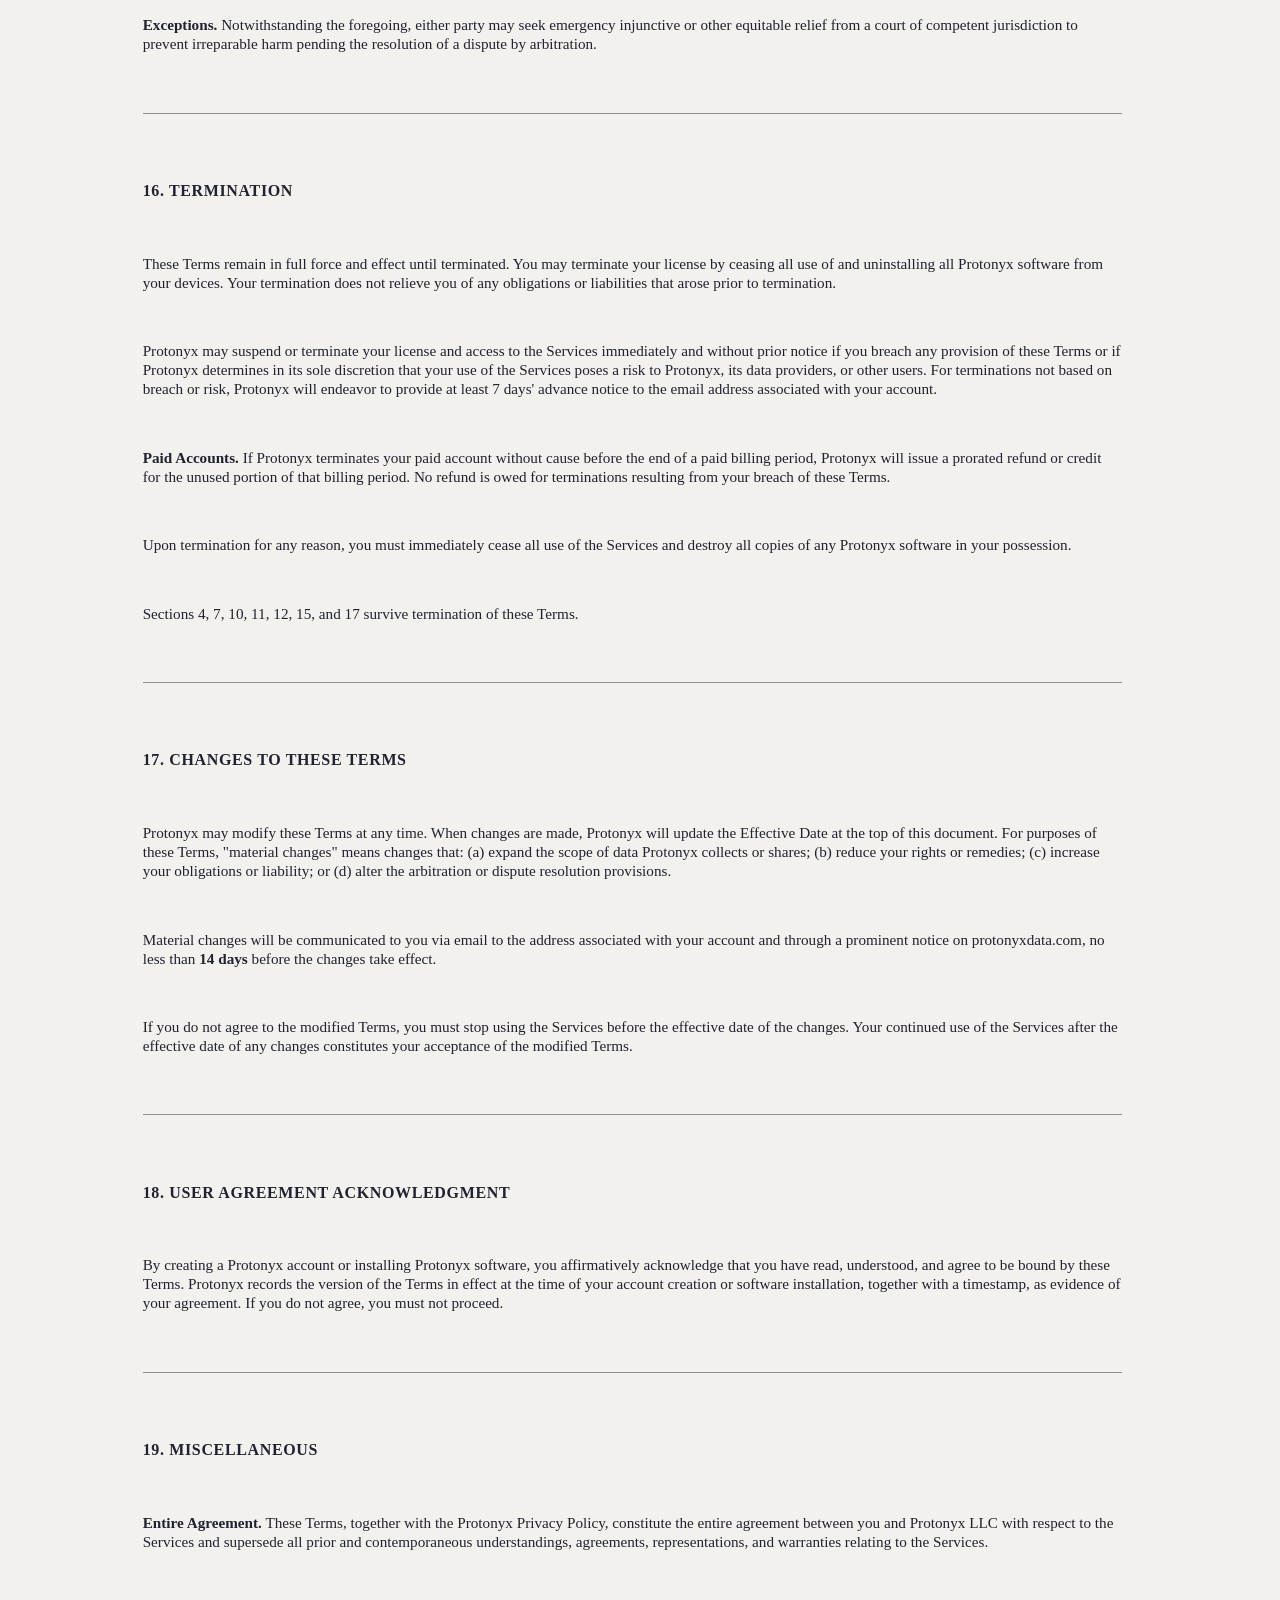
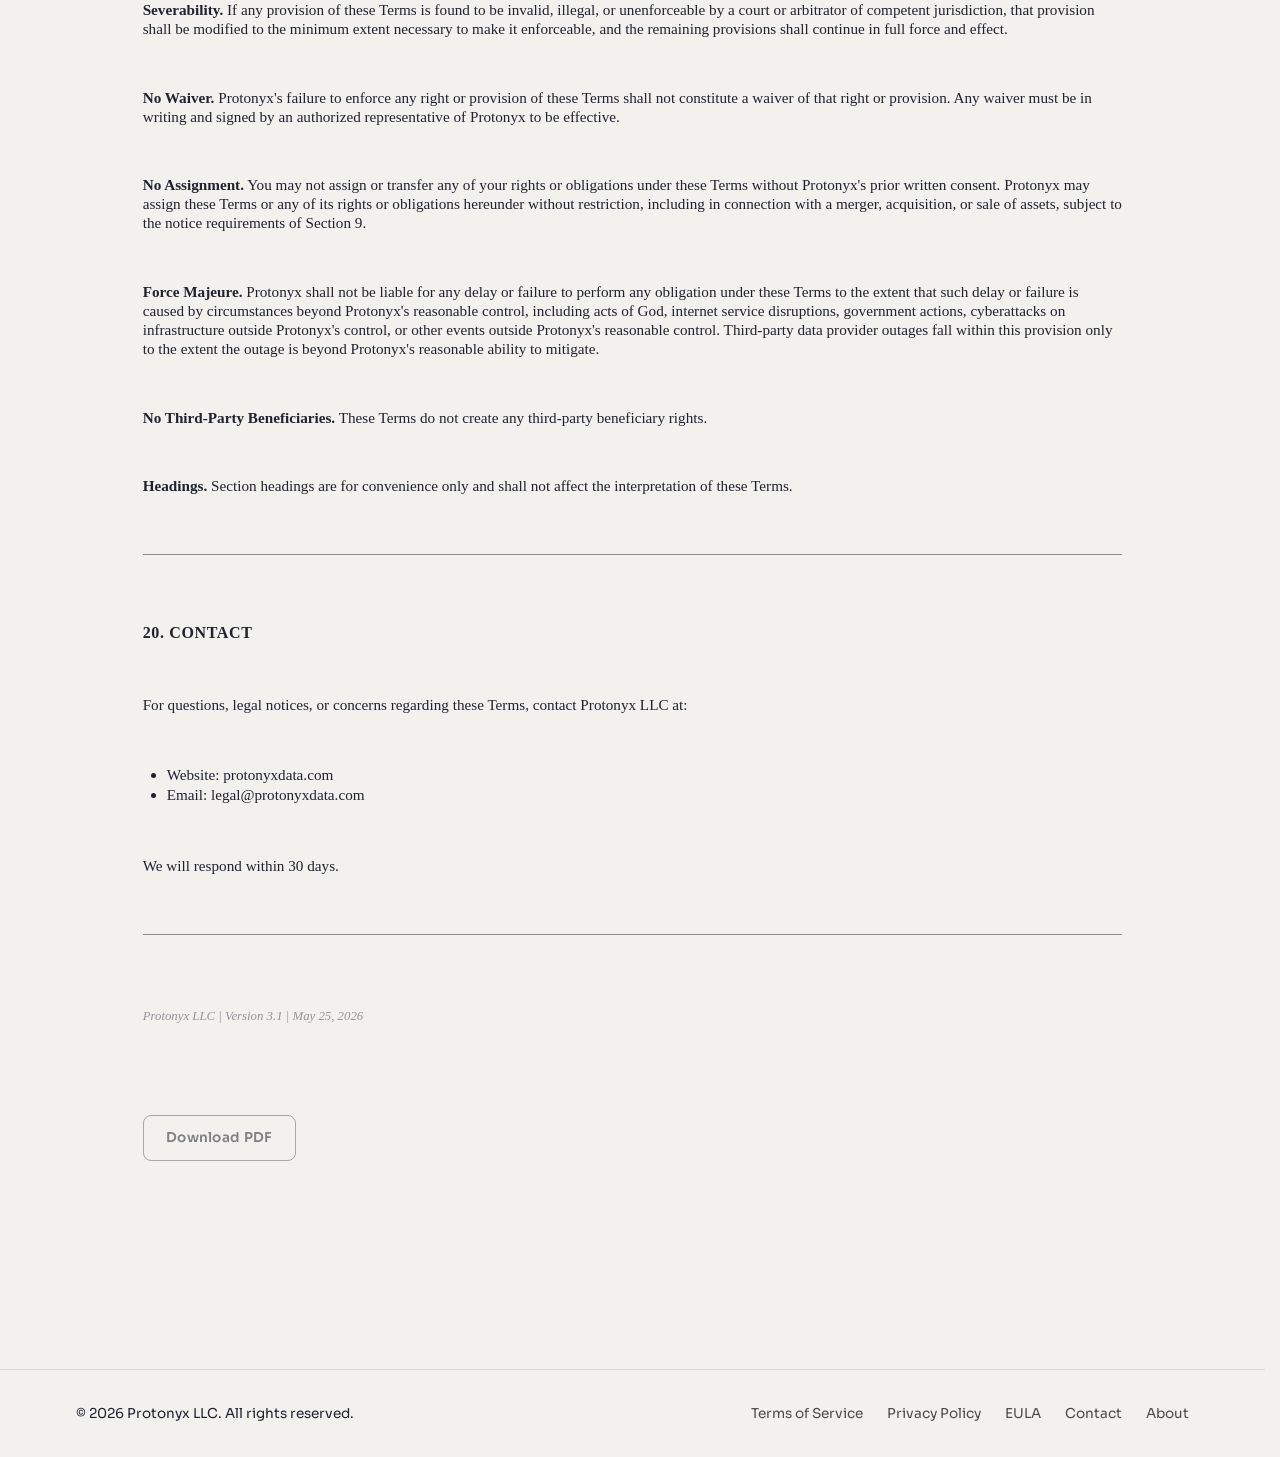
<file: tos/index.html>
<!DOCTYPE html>
<html lang="en">
<head>
  <meta charset="UTF-8" />
  <meta name="viewport" content="width=device-width, initial-scale=1.0" />
  <link rel="icon" type="image/png" href="../assets/product/vector/vector_small.png">
  <link rel="stylesheet" href="../style.css" />
  <link href="https://fonts.googleapis.com/css2?family=Sora:wght@600&display=swap" rel="stylesheet">
  <title>Terms of Service | Protonyx</title>
</head>
<body>

  <nav class="navbar">
    <div class="navbar-logo">
      <a href="/">
        <img
          id="navbarLogo"
          src="../assets/company/protonyx_full_white.png"
          alt="Protonyx logo"
        >
      </a>
    </div>
    <div class="navbar-actions">
      <a href="/auth/index.html?mode=signup" class="navbar-signup-link guest-only">Create Account</a>
      <span class="navbar-plan-badge pro-only">Professional</span>
      <a href="/account/index.html" class="navbar-profile-icon auth-only" aria-label="Account">
        <svg viewBox="0 0 24 24" fill="none" stroke="currentColor" stroke-width="2" stroke-linecap="round" stroke-linejoin="round" aria-hidden="true">
          <circle cx="12" cy="8" r="4"></circle>
          <path d="M4 21c0-4 4-7 8-7s8 3 8 7"></path>
        </svg>
      </a>
      <button class="navbar-menu-button" aria-label="Open menu">
        <span></span>
        <span></span>
      </button>
    </div>
  </nav>

  <section class="products-hero">
    <div class="products-hero-inner">
      <p class="products-label">Terms of Service</p>
    </div>
  </section>

  <section class="intro-section">
    <div class="section-shell tos-content" style="max-width: 1400px; margin: 0 auto; padding: 5rem 6% 6rem;">

      <p class="tos-meta"><strong>Effective Date:</strong> May 25, 2026 &nbsp;&bull;&nbsp; <strong>Version:</strong> 3.1</p>

      <hr>

      <h2>1. Acceptance of Terms</h2>
      <p>These Terms of Service ("Terms") constitute a legally binding agreement between you ("User" or "you") and Protonyx LLC ("Protonyx," "we," "us," or "our"). By accessing the Protonyx website (protonyxdata.com), or by downloading, installing, or using any Protonyx software or services (including the Vector portfolio analytics application) (collectively, the "Services"), you agree to be bound by these Terms in their entirety.</p>
      <p><strong>If you do not agree to these Terms, you must not access or use the Services.</strong></p>
      <p>If you are accepting on behalf of an organization, you represent and warrant that you have full legal authority to bind that organization to these Terms, and that your agreement constitutes the organization's agreement.</p>
      <p>You must be at least 18 years of age to use the Services. By using the Services, you represent that you are at least 18 years old and that you meet all eligibility requirements set forth in these Terms. If you are under 18, you must not create an account, download any Protonyx software, or use the Services in any capacity.</p>
      <p>In the event of any conflict between these Terms and the Protonyx Privacy Policy, these Terms shall control, except with respect to the collection, use, and disclosure of personal information, as to which the Privacy Policy shall control.</p>

      <hr>

      <h2>2. Geographic Restriction</h2>
      <p><strong>The Services are intended solely for users located in the United States.</strong></p>
      <p>Users located in the European Economic Area ("EEA"), the United Kingdom, or any other jurisdiction whose laws require compliance with the General Data Protection Regulation ("GDPR") or UK GDPR are not permitted to access or use the Services. By using the Services, you represent and warrant that you are not located in, and are not a resident of, any such jurisdiction.</p>
      <p>Protonyx does not proactively verify the geographic location of every user, but relies on your representation as a condition of access. If Protonyx becomes aware, by any means, that a user is located in a restricted jurisdiction, Protonyx reserves the right to immediately terminate that user's access to the Services without prior notice and without liability of any kind. You agree to indemnify Protonyx for any costs, claims, or regulatory consequences arising from your misrepresentation of your location.</p>

      <hr>

      <h2>3. Description of Services</h2>
      <p>Protonyx LLC develops and distributes software and analytical tools for self-directed investors. Protonyx's current product is Vector, a desktop portfolio analytics application. Vector allows users to track investment positions and view mathematically derived analytics, including trend slope calculations, volatility scores, Sharpe ratios, portfolio beta, sector concentration analysis, Monte Carlo projection simulations, and rule-based diagnostic output generated by the Lens engine.</p>
      <p>The Lens engine generates output using predetermined mathematical rules and thresholds applied to user-entered data. All Lens output, including any output that uses action-oriented language, is generated automatically by rule-based logic and does not represent the judgment, opinion, or recommendation of any person at Protonyx. See Section 4 for the complete disclaimer of financial advice.</p>
      <p>Protonyx may offer additional products or services in the future. Unless a separate written agreement expressly governs a specific product, all Protonyx products and services are subject to these Terms.</p>
      <p>All data entered into Protonyx software is stored locally on your device. Protonyx does not receive, transmit, or store your financial data on any remote server.</p>

      <hr>

      <h2>4. NOT FINANCIAL ADVICE</h2>
      <p><strong>READ THIS SECTION CAREFULLY. IT IS A MATERIAL CONDITION OF YOUR USE OF THE SERVICES.</strong></p>
      <p>PROTONYX LLC IS NOT A REGISTERED INVESTMENT ADVISER, BROKER-DEALER, FINANCIAL PLANNER, OR FIDUCIARY OF ANY KIND, AND DOES NOT PROVIDE INVESTMENT ADVICE, FINANCIAL PLANNING SERVICES, OR SECURITIES RECOMMENDATIONS OF ANY KIND WHATSOEVER.</p>
      <p>All output generated by the Services, including analytics, diagnostic results, trend calculations, volatility scores, projection simulations, Lens engine output, and all other metrics, is the product of mathematical formulas and statistical models applied to user-entered data and publicly available market data. Nothing produced by the Services constitutes a recommendation to buy, sell, hold, or otherwise transact in any security, financial instrument, or asset of any kind. This applies regardless of the specific language used in any output, including any output that employs action-oriented or directive language, which is generated automatically by rule-based logic and carries no advisory meaning.</p>
      <p>Protonyx LLC is not registered as an investment adviser with the U.S. Securities and Exchange Commission or any state securities regulator, and does not hold itself out as one.</p>
      <p>Projection simulations are statistical illustrations of hypothetical future outcomes based on historical volatility data. They are not forecasts, predictions, or guarantees of future performance. Past performance is not indicative of future results.</p>
      <p><strong>You are solely and exclusively responsible for all investment decisions you make.</strong> Protonyx bears no responsibility whatsoever for any financial loss, missed opportunity, tax consequence, or other outcome arising from any investment decision you make, regardless of whether that decision was influenced by output from the Services.</p>
      <p>Consult a licensed financial adviser, attorney, or accountant before making any investment decision.</p>

      <hr>

      <h2>5. Data Accuracy</h2>
      <p>The Services retrieve market data from third-party providers, including Yahoo Finance via the open-source yfinance library. Protonyx is not affiliated with Yahoo Finance or any other third-party data provider and makes no representation, warranty, or guarantee that any third-party data is accurate, complete, current, or free from errors.</p>
      <p>Market data may be delayed, incomplete, unavailable, or otherwise impaired due to factors entirely outside Protonyx's control. Third-party data provider outages or failures do not excuse Protonyx from obligations unrelated to data delivery, but Protonyx is not liable for any failure of the Services to the extent that failure is caused by a third-party data provider. All analytics produced by the Services are directly dependent on the accuracy and completeness of underlying data. Protonyx is not liable, under any legal theory, for any decision, loss, or consequence arising from inaccurate, incomplete, delayed, or unavailable data.</p>

      <hr>

      <h2>6. License Grant and Restrictions</h2>
      <p>Subject to your full and continued compliance with these Terms, Protonyx grants you a limited, non-exclusive, non-transferable, non-sublicensable, revocable license to download, install, and use Protonyx software on devices you own or control, solely for your personal, non-commercial purposes.</p>
      <p>For the avoidance of doubt, this license expressly includes use by individual investors managing their own personal investment portfolios on their own behalf, provided such use is not on behalf of clients, an employer, or any third party. Use of the Services to analyze portfolios belonging to, or for the benefit of, any other person or entity, whether or not compensation is received, falls outside the scope of this license and requires Protonyx's prior written consent.</p>
      <p>This license does not include the right to, and you expressly agree not to:</p>
      <ul>
        <li>Copy, reproduce, distribute, or publicly display the Services or any portion thereof;</li>
        <li>Modify, adapt, translate, or create derivative works based on the Services;</li>
        <li>Reverse engineer, decompile, disassemble, or otherwise attempt to derive the source code or underlying algorithms of the Services;</li>
        <li>Sell, sublicense, rent, lease, lend, transfer, or otherwise make the Services available to any third party;</li>
        <li>Remove, alter, or obscure any proprietary notices, labels, or marks on or within the Services;</li>
        <li>Use the Services or any output thereof as the basis for a competing product or service;</li>
        <li>Use automated scripts, bots, scrapers, or similar tools to access or extract data from the Services or any third-party data source accessed by the Services; or</li>
        <li>Use the Services for any commercial purpose, including use on behalf of clients, an employer, or any organization, without Protonyx's prior written consent.</li>
      </ul>
      <p>Any use of the Services not expressly permitted by these Terms is strictly prohibited and constitutes a material breach of this agreement.</p>

      <hr>

      <h2>7. Intellectual Property</h2>
      <p>The Services and all associated elements, including source code, algorithms, analytical models, computational methods, interface designs, graphics, documentation, and all other materials, are the exclusive intellectual property of Protonyx LLC, protected by applicable U.S. and international copyright, trade secret, and intellectual property law.</p>
      <p>The names "Protonyx" and "Vector," together with all associated logos, marks, and trade dress, are trademarks of Protonyx LLC. Nothing in these Terms grants you any ownership interest in, or license to, any Protonyx intellectual property beyond the limited license expressly stated in Section 6.</p>
      <p>You retain ownership of all data you personally enter into the Services.</p>

      <hr>

      <h2>8. User Data and Privacy</h2>
      <p>Protonyx software is architected with a local-first design. Your portfolio data, settings, and cached market data are stored on your device and are not transmitted to Protonyx servers. The Services make outbound network requests to third-party market data providers containing only ticker symbols; no personal identifying information is included in those requests.</p>
      <p>If you register for Protonyx web services or otherwise provide information to Protonyx, that information is handled in accordance with the Protonyx Privacy Policy, available at protonyxdata.com/privacy, which is incorporated into these Terms by reference. In the event of any conflict between these Terms and the Privacy Policy regarding the collection, use, or disclosure of personal information, the Privacy Policy shall control.</p>

      <hr>

      <h2>9. Business Transfers</h2>
      <p>If Protonyx LLC is involved in a merger, acquisition, asset sale, reorganization, or similar transaction, your personal information and any license rights granted under these Terms may be transferred to the successor entity as part of that transaction. Protonyx will provide notice of any such transfer that materially affects your rights under these Terms or the Privacy Policy by posting a notice on protonyxdata.com and, where practicable, by emailing the address associated with your account, no less than 14 days before the transfer takes effect. Your continued use of the Services following such notice constitutes acceptance of the transfer. If you do not wish to continue using the Services following a transfer, you may terminate your license as described in Section 16.</p>

      <hr>

      <h2>10. Disclaimer of Warranties</h2>
      <p><strong>THE SERVICES ARE PROVIDED "AS IS" AND "AS AVAILABLE," WITHOUT WARRANTY OF ANY KIND.</strong></p>
      <p>TO THE MAXIMUM EXTENT PERMITTED BY APPLICABLE LAW, PROTONYX LLC EXPRESSLY DISCLAIMS ALL WARRANTIES, WHETHER EXPRESS, IMPLIED, STATUTORY, OR OTHERWISE, INCLUDING, WITHOUT LIMITATION, ALL IMPLIED WARRANTIES OF MERCHANTABILITY, FITNESS FOR A PARTICULAR PURPOSE, TITLE, ACCURACY, AND NON-INFRINGEMENT.</p>
      <p>PROTONYX DOES NOT WARRANT THAT: (A) THE SERVICES WILL MEET YOUR REQUIREMENTS; (B) THE SERVICES WILL OPERATE WITHOUT INTERRUPTION, ERROR, OR DEFECT; (C) ANY DATA, OUTPUT, OR RESULT OBTAINED THROUGH THE SERVICES WILL BE ACCURATE, COMPLETE, OR RELIABLE; OR (D) ANY ERRORS IN THE SERVICES WILL BE CORRECTED.</p>
      <p>NO ORAL OR WRITTEN INFORMATION OR ADVICE GIVEN BY PROTONYX OR ITS REPRESENTATIVES SHALL CREATE ANY WARRANTY NOT EXPRESSLY SET FORTH IN THESE TERMS.</p>

      <hr>

      <h2>11. Limitation of Liability</h2>
      <p>TO THE MAXIMUM EXTENT PERMITTED BY APPLICABLE LAW, PROTONYX LLC AND ITS MEMBERS, MANAGERS, OFFICERS, EMPLOYEES, CONTRACTORS, AND AGENTS SHALL NOT BE LIABLE FOR ANY INDIRECT, INCIDENTAL, SPECIAL, CONSEQUENTIAL, EXEMPLARY, OR PUNITIVE DAMAGES OF ANY KIND, INCLUDING, WITHOUT LIMITATION, LOSS OF PROFITS, LOSS OF INVESTMENT RETURNS, LOSS OF REVENUE, LOSS OF DATA, FINANCIAL LOSSES ARISING FROM INVESTMENT DECISIONS, OR COST OF SUBSTITUTE SERVICES, REGARDLESS OF THE CAUSE OF ACTION, THE LEGAL OR EQUITABLE THEORY ASSERTED, OR WHETHER PROTONYX HAS BEEN ADVISED OF THE POSSIBILITY OF SUCH DAMAGES.</p>
      <p>IN NO EVENT SHALL PROTONYX'S TOTAL CUMULATIVE LIABILITY TO YOU FOR ALL CLAIMS ARISING OUT OF OR RELATING TO THESE TERMS OR THE SERVICES EXCEED THE GREATER OF: (A) THE TOTAL AMOUNT ACTUALLY PAID BY YOU TO PROTONYX IN THE TWELVE (12) MONTHS IMMEDIATELY PRECEDING THE EVENT GIVING RISE TO THE CLAIM; OR (B) FIFTY U.S. DOLLARS ($50.00).</p>
      <p>THE LIMITATIONS IN THIS SECTION APPLY TO THE MAXIMUM EXTENT PERMITTED BY APPLICABLE LAW AND SHALL APPLY EVEN IF ANY LIMITED REMEDY FAILS OF ITS ESSENTIAL PURPOSE. SOME JURISDICTIONS DO NOT ALLOW THE EXCLUSION OR LIMITATION OF CERTAIN DAMAGES; IN SUCH JURISDICTIONS, PROTONYX'S LIABILITY IS LIMITED TO THE FULLEST EXTENT PERMITTED BY LAW.</p>

      <hr>

      <h2>12. Indemnification</h2>
      <p>You agree to defend, indemnify, and hold harmless Protonyx LLC and its members, managers, officers, employees, contractors, and agents from and against any and all claims, demands, actions, damages, losses, liabilities, costs, and expenses (including reasonable attorneys' fees) arising out of or relating to: (a) your use of or access to the Services; (b) your violation of any provision of these Terms; (c) your violation of any applicable law or regulation; (d) any investment decision you make in whole or in part based on output from the Services; or (e) any dispute between you and any third party.</p>
      <p>Protonyx reserves the right, at its own expense, to assume exclusive defense and control of any matter subject to indemnification by you, in which case you agree to cooperate fully with Protonyx's defense of that matter.</p>

      <hr>

      <h2>13. Acceptable Use</h2>
      <p>You agree to use the Services only for lawful purposes and in full compliance with these Terms and all applicable laws and regulations. Without limiting the foregoing, you must not:</p>
      <ul>
        <li>Use the Services in any manner that could damage, disable, overburden, or impair the Services or interfere with any other party's use of the Services;</li>
        <li>Engage in fraudulent, deceptive, or misleading activity in connection with the Services;</li>
        <li>Interfere with, disrupt, or circumvent any third-party data services upon which the Services rely, including Yahoo Finance or any other market data provider;</li>
        <li>Reproduce, redistribute, resell, or commercialize the Services or any output generated by the Services without Protonyx's prior written consent;</li>
        <li>Use automated or scripted means to access, collect, or extract data from the Services or any data source the Services rely upon; or</li>
        <li>Use the Services to violate any applicable securities law or regulation.</li>
      </ul>

      <hr>

      <h2>14. Arbitration Opt-Out</h2>
      <p><strong>You have the right to opt out of the binding arbitration and class action waiver provisions in Section 15.</strong> To opt out, you must send written notice of your decision to Protonyx LLC at legal@protonyxdata.com within <strong>30 days</strong> of first downloading or using the Services (the "Opt-Out Deadline"). Your notice must include your full name, the email address associated with your account, and a clear statement that you are opting out of arbitration. If delivery by email fails or you do not receive a confirmation within 5 business days of sending, you should re-send your notice or contact Protonyx by postal mail at the address provided at protonyxdata.com/contact.</p>
      <p>If you opt out, all disputes will be resolved in accordance with applicable law in the courts specified in Section 15, and the class action waiver in Section 15 will not apply to you. Opting out does not affect any other provision of these Terms.</p>
      <p>If you do not opt out before the Opt-Out Deadline, you agree to be bound by the arbitration and class action waiver provisions in Section 15.</p>

      <hr>

      <h2>15. Governing Law, Disputes, and Arbitration</h2>
      <p>These Terms are governed by and construed in accordance with the laws of the State of Missouri, United States, without regard to its conflict of laws principles. The Federal Arbitration Act ("FAA") governs the interpretation and enforcement of the arbitration provisions in this Section.</p>
      <p><strong>Binding Arbitration.</strong> Except as otherwise provided in this Section and subject to your right to opt out under Section 14, any dispute, claim, or controversy arising out of or relating to these Terms or the Services, including any question of whether a particular dispute is subject to arbitration, shall be finally resolved by binding arbitration administered by the American Arbitration Association ("AAA") under its Consumer Arbitration Rules then in effect, as modified by these Terms. Filing fees, administrative fees, and arbitrator compensation shall be governed by the AAA Consumer Arbitration Rules. The arbitration shall be conducted in St. Louis, Missouri, or, if you so elect, by telephone or videoconference. The arbitrator's decision shall be final and binding and may be entered as a judgment in any court of competent jurisdiction.</p>
      <p><strong>Class Action Waiver.</strong> YOU AND PROTONYX EACH AGREE THAT ANY PROCEEDING, WHETHER IN ARBITRATION OR IN COURT, SHALL BE CONDUCTED ONLY ON AN INDIVIDUAL BASIS AND NOT AS PART OF ANY CLASS, CONSOLIDATED, REPRESENTATIVE, OR PRIVATE ATTORNEY GENERAL ACTION. You expressly waive any right to bring or participate in any class action, class arbitration, or representative proceeding. If a court or arbitrator finds this class action waiver unenforceable with respect to any claim, then the arbitration agreement shall not apply to that claim, and that claim shall be resolved in court in St. Louis, Missouri.</p>
      <p><strong>Small Claims Court.</strong> Either party may bring an individual claim in small claims court in St. Louis, Missouri, provided the claim qualifies for small claims court jurisdiction.</p>
      <p><strong>Exceptions.</strong> Notwithstanding the foregoing, either party may seek emergency injunctive or other equitable relief from a court of competent jurisdiction to prevent irreparable harm pending the resolution of a dispute by arbitration.</p>

      <hr>

      <h2>16. Termination</h2>
      <p>These Terms remain in full force and effect until terminated. You may terminate your license by ceasing all use of and uninstalling all Protonyx software from your devices. Your termination does not relieve you of any obligations or liabilities that arose prior to termination.</p>
      <p>Protonyx may suspend or terminate your license and access to the Services immediately and without prior notice if you breach any provision of these Terms or if Protonyx determines in its sole discretion that your use of the Services poses a risk to Protonyx, its data providers, or other users. For terminations not based on breach or risk, Protonyx will endeavor to provide at least 7 days' advance notice to the email address associated with your account.</p>
      <p><strong>Paid Accounts.</strong> If Protonyx terminates your paid account without cause before the end of a paid billing period, Protonyx will issue a prorated refund or credit for the unused portion of that billing period. No refund is owed for terminations resulting from your breach of these Terms.</p>
      <p>Upon termination for any reason, you must immediately cease all use of the Services and destroy all copies of any Protonyx software in your possession.</p>
      <p>Sections 4, 7, 10, 11, 12, 15, and 17 survive termination of these Terms.</p>

      <hr>

      <h2>17. Changes to These Terms</h2>
      <p>Protonyx may modify these Terms at any time. When changes are made, Protonyx will update the Effective Date at the top of this document. For purposes of these Terms, "material changes" means changes that: (a) expand the scope of data Protonyx collects or shares; (b) reduce your rights or remedies; (c) increase your obligations or liability; or (d) alter the arbitration or dispute resolution provisions.</p>
      <p>Material changes will be communicated to you via email to the address associated with your account and through a prominent notice on protonyxdata.com, no less than <strong>14 days</strong> before the changes take effect.</p>
      <p>If you do not agree to the modified Terms, you must stop using the Services before the effective date of the changes. Your continued use of the Services after the effective date of any changes constitutes your acceptance of the modified Terms.</p>

      <hr>

      <h2>18. User Agreement Acknowledgment</h2>
      <p>By creating a Protonyx account or installing Protonyx software, you affirmatively acknowledge that you have read, understood, and agree to be bound by these Terms. Protonyx records the version of the Terms in effect at the time of your account creation or software installation, together with a timestamp, as evidence of your agreement. If you do not agree, you must not proceed.</p>

      <hr>

      <h2>19. Miscellaneous</h2>
      <p><strong>Entire Agreement.</strong> These Terms, together with the Protonyx Privacy Policy, constitute the entire agreement between you and Protonyx LLC with respect to the Services and supersede all prior and contemporaneous understandings, agreements, representations, and warranties relating to the Services.</p>
      <p><strong>Severability.</strong> If any provision of these Terms is found to be invalid, illegal, or unenforceable by a court or arbitrator of competent jurisdiction, that provision shall be modified to the minimum extent necessary to make it enforceable, and the remaining provisions shall continue in full force and effect.</p>
      <p><strong>No Waiver.</strong> Protonyx's failure to enforce any right or provision of these Terms shall not constitute a waiver of that right or provision. Any waiver must be in writing and signed by an authorized representative of Protonyx to be effective.</p>
      <p><strong>No Assignment.</strong> You may not assign or transfer any of your rights or obligations under these Terms without Protonyx's prior written consent. Protonyx may assign these Terms or any of its rights or obligations hereunder without restriction, including in connection with a merger, acquisition, or sale of assets, subject to the notice requirements of Section 9.</p>
      <p><strong>Force Majeure.</strong> Protonyx shall not be liable for any delay or failure to perform any obligation under these Terms to the extent that such delay or failure is caused by circumstances beyond Protonyx's reasonable control, including acts of God, internet service disruptions, government actions, cyberattacks on infrastructure outside Protonyx's control, or other events outside Protonyx's reasonable control. Third-party data provider outages fall within this provision only to the extent the outage is beyond Protonyx's reasonable ability to mitigate.</p>
      <p><strong>No Third-Party Beneficiaries.</strong> These Terms do not create any third-party beneficiary rights.</p>
      <p><strong>Headings.</strong> Section headings are for convenience only and shall not affect the interpretation of these Terms.</p>

      <hr>

      <h2>20. Contact</h2>
      <p>For questions, legal notices, or concerns regarding these Terms, contact Protonyx LLC at:</p>
      <ul>
        <li>Website: protonyxdata.com</li>
        <li>Email: legal@protonyxdata.com</li>
      </ul>
      <p>We will respond within 30 days.</p>

      <hr>

      <p class="tos-footer">Protonyx LLC | Version 3.1 | May 25, 2026</p>

      <div style="margin-top: 2.5rem;">
        <a href="/legal/tos.pdf" download="Protonyx-Terms-of-Service.pdf" class="btn-outline-gray">Download PDF</a>
      </div>

    </div>
  </section>

  <div class="menu-overlay" id="menuOverlay">
    <div class="menu-overlay-inner">
      <div class="menu-overlay-header">
        <div class="menu-overlay-brand">
          <img src="../assets/company/protonyx_full_white.png" alt="Protonyx logo">
        </div>
        <button class="menu-close-button" id="menuCloseButton" aria-label="Close menu">×</button>
      </div>
      <div class="menu-overlay-content">
        <div class="menu-column">
          <p class="menu-label">Navigation</p>
          <a href="/" class="menu-link-reveal">Home</a>
          <a href="/#plans" class="menu-link-reveal">Plans</a>
          <a href="/about" class="menu-link-reveal">About</a>
          <a href="/contact" class="menu-link-reveal">Contact</a>
          <button type="button" class="menu-logout-button auth-only" data-logout>Logout</button>
        </div>

        <div class="menu-column">
          <p class="menu-label">Account</p>
          <a href="/auth/index.html?mode=signup" class="menu-link-reveal guest-only">Create Account</a>
          <a href="/auth/index.html" class="menu-link-reveal guest-only">Login</a>
          <a href="/account/index.html" class="menu-link-reveal auth-only">Profile</a>
          <a href="https://github.com/Matthew-Goley/Protonyx-Vector-Download/releases/latest" data-download class="menu-link-reveal">Download</a>
        </div>
      </div>
    </div>
  </div>

  <footer class="site-footer">
    <div class="footer-top">
      <p>&copy; 2026 Protonyx LLC. All rights reserved.</p>
      <nav class="footer-links">
        <a href="/tos">Terms of Service</a>
        <a href="/privacy">Privacy Policy</a>
        <a href="/eula">EULA</a>
        <a href="/contact">Contact</a>
        <a href="/about">About</a>
      </nav>
    </div>
  </footer>

  <script src="../script.js"></script>
  <script src="../auth/auth.js"></script>
  <script>checkAuth();</script>
</body>
</html>
</file>
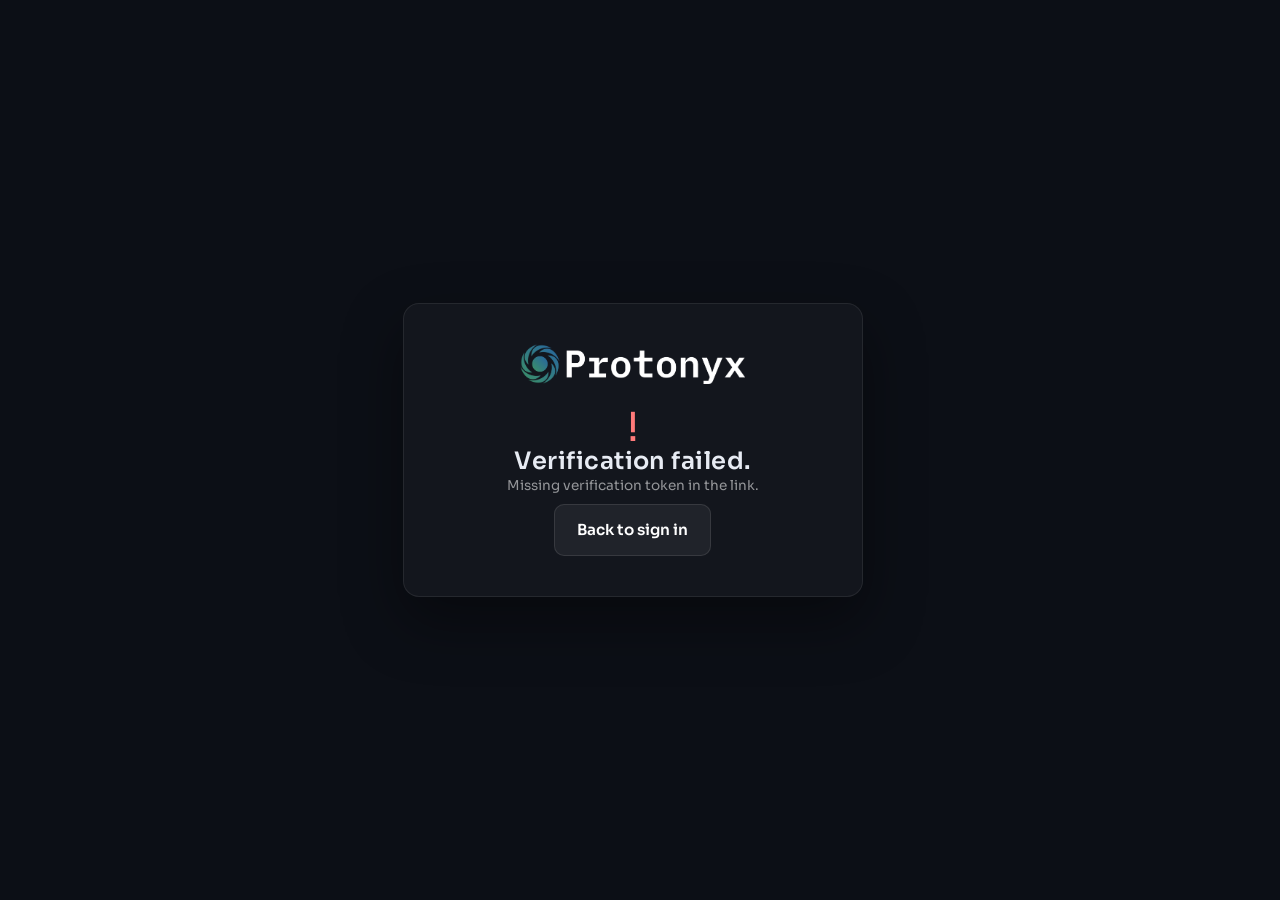
<file: verify-email/index.html>
<!DOCTYPE html>
<html lang="en">
<head>
  <meta charset="UTF-8" />
  <meta name="viewport" content="width=device-width, initial-scale=1.0" />
  <link rel="icon" type="image/png" href="../assets/product/vector/vector_small.png">
  <link rel="stylesheet" href="../style.css" />
  <link href="https://fonts.googleapis.com/css2?family=Sora:wght@400;600&display=swap" rel="stylesheet">
  <title>Verify email | Protonyx</title>
  <style>
    .verify-card {
      width: 100%;
      max-width: 460px;
      background: rgba(255, 255, 255, 0.03);
      border: 1px solid rgba(255, 255, 255, 0.08);
      border-radius: 16px;
      padding: 2.5rem 2rem;
      display: flex;
      flex-direction: column;
      align-items: center;
      gap: 1.25rem;
      text-align: center;
      box-shadow: 0 24px 60px rgba(0, 0, 0, 0.4);
    }

    .verify-logo {
      height: 40px;
      width: auto;
      display: block;
      margin-bottom: 0.25rem;
    }

    .verify-icon {
      font-size: 2.5rem;
      line-height: 1;
      color: #2dd4bf;
    }

    .verify-icon.error {
      color: #ff7a7a;
    }

    .verify-title {
      margin: 0;
      font-family: 'Sora', sans-serif;
      font-size: 1.5rem;
      font-weight: 600;
      color: #e7ebf3;
      letter-spacing: 0.02em;
    }

    .verify-subtitle {
      margin: 0;
      font-family: 'Sora', sans-serif;
      font-size: 0.85rem;
      line-height: 1.5;
      color: rgba(255, 255, 255, 0.55);
    }

    .verify-link {
      display: inline-block;
      margin-top: 0.5rem;
      padding: 0.75rem 1.4rem;
      background: var(--grad);
      color: white;
      text-decoration: none;
      border-radius: 10px;
      font-family: 'Sora', sans-serif;
      font-size: 0.95rem;
      font-weight: 600;
      transition: transform 0.2s ease, box-shadow 0.2s ease;
    }

    .verify-link:hover {
      transform: translateY(-1px);
      box-shadow: 0 8px 20px rgba(42, 107, 154, 0.35);
    }

    .verify-link.muted {
      background: rgba(255, 255, 255, 0.06);
      border: 1px solid rgba(255, 255, 255, 0.1);
    }
  </style>
</head>
<body class="auth-body">

  <main class="verify-card" role="main">
    <a href="../index.html" aria-label="Protonyx home">
      <img src="../assets/company/protonyx_full_white.png" alt="Protonyx logo" class="verify-logo">
    </a>

    <div id="verifyState">
      <p class="verify-subtitle" id="verifyMessage">Verifying your email...</p>
    </div>
  </main>

  <script src="../auth/auth.js"></script>
  <script>
    (async function () {
      const stateEl = document.getElementById("verifyState");

      function renderLoading() {
        stateEl.innerHTML = `
          <p class="verify-subtitle">Verifying your email...</p>
        `;
      }

      function renderSuccess() {
        stateEl.innerHTML = `
          <div class="verify-icon">&#10003;</div>
          <h1 class="verify-title">Email verified.</h1>
          <p class="verify-subtitle">You can now close this page and log in.</p>
        `;
      }

      function renderError(message) {
        stateEl.innerHTML = `
          <div class="verify-icon error">&#33;</div>
          <h1 class="verify-title">Verification failed.</h1>
          <p class="verify-subtitle">${message}</p>
          <a class="verify-link muted" href="/auth/index.html">Back to sign in</a>
        `;
      }

      renderLoading();

      const token = new URLSearchParams(window.location.search).get("token");
      if (!token) {
        renderError("Missing verification token in the link.");
        return;
      }

      try {
        const response = await fetch(`${API_URL}/verify-email?token=${encodeURIComponent(token)}`);
        const data = await response.json().catch(() => ({}));

        if (!response.ok || !data.success) {
          const msg = (data && (data.message || data.error)) || "Invalid or expired verification token.";
          renderError(msg);
          return;
        }

        renderSuccess();
      } catch (err) {
        renderError("Unable to reach the verification server. Please try again.");
      }
    })();
  </script>
</body>
</html>
</file>
<file: style.css>
/* ──────────────────────────────────────────────
   style.css: entry point. Pages link this one
   file; the real styles are split into four
   files imported below in cascade order. Keep
   them in this order so layered overrides
   resolve correctly.

     base.css:   resets, tokens, typography,
                 shared button primitives
     chrome.css: navbar, menu overlay, footer,
                 auth-state toggles
     pages.css:  landing, products, Vector
                 product page, account page
     auth.css:   auth/forgot/reset/verify pages
   ────────────────────────────────────────────── */

@import url("./base.css");
@import url("./chrome.css");
@import url("./pages.css");
@import url("./auth.css");
</file>
